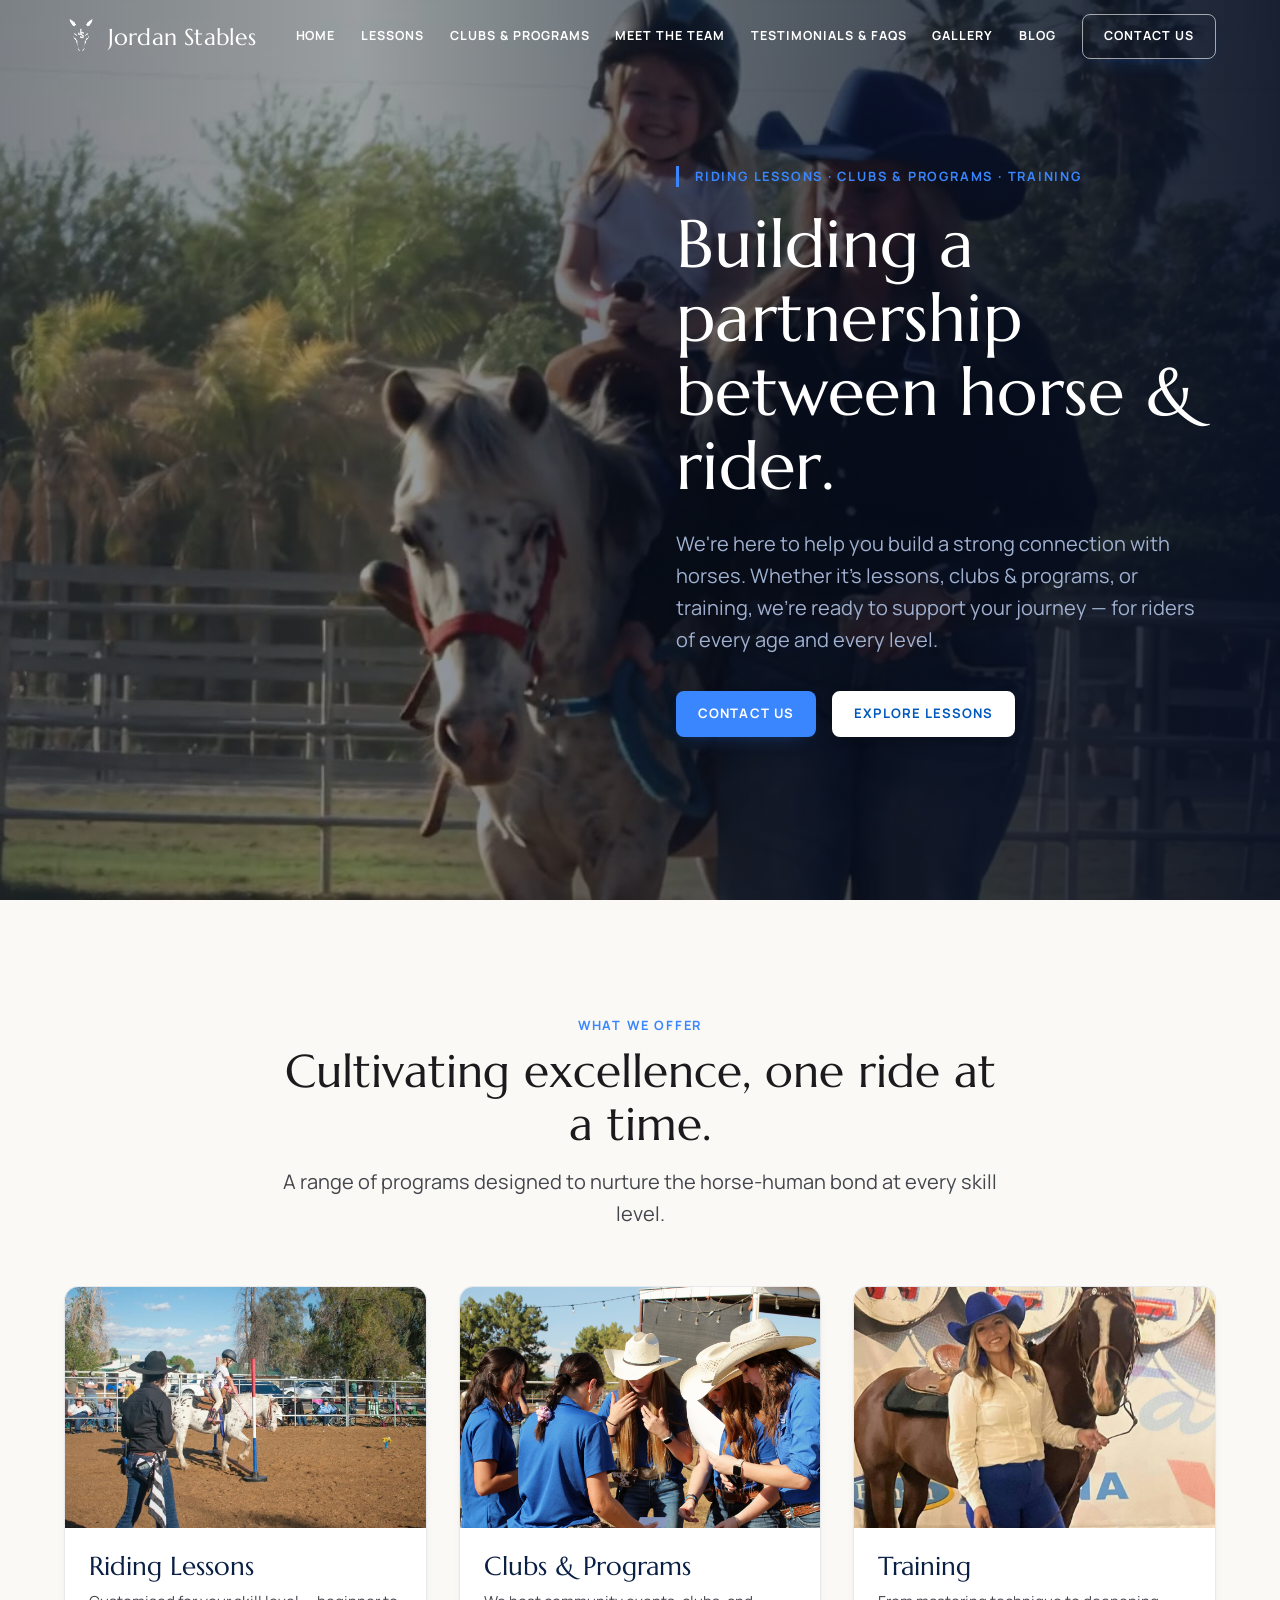
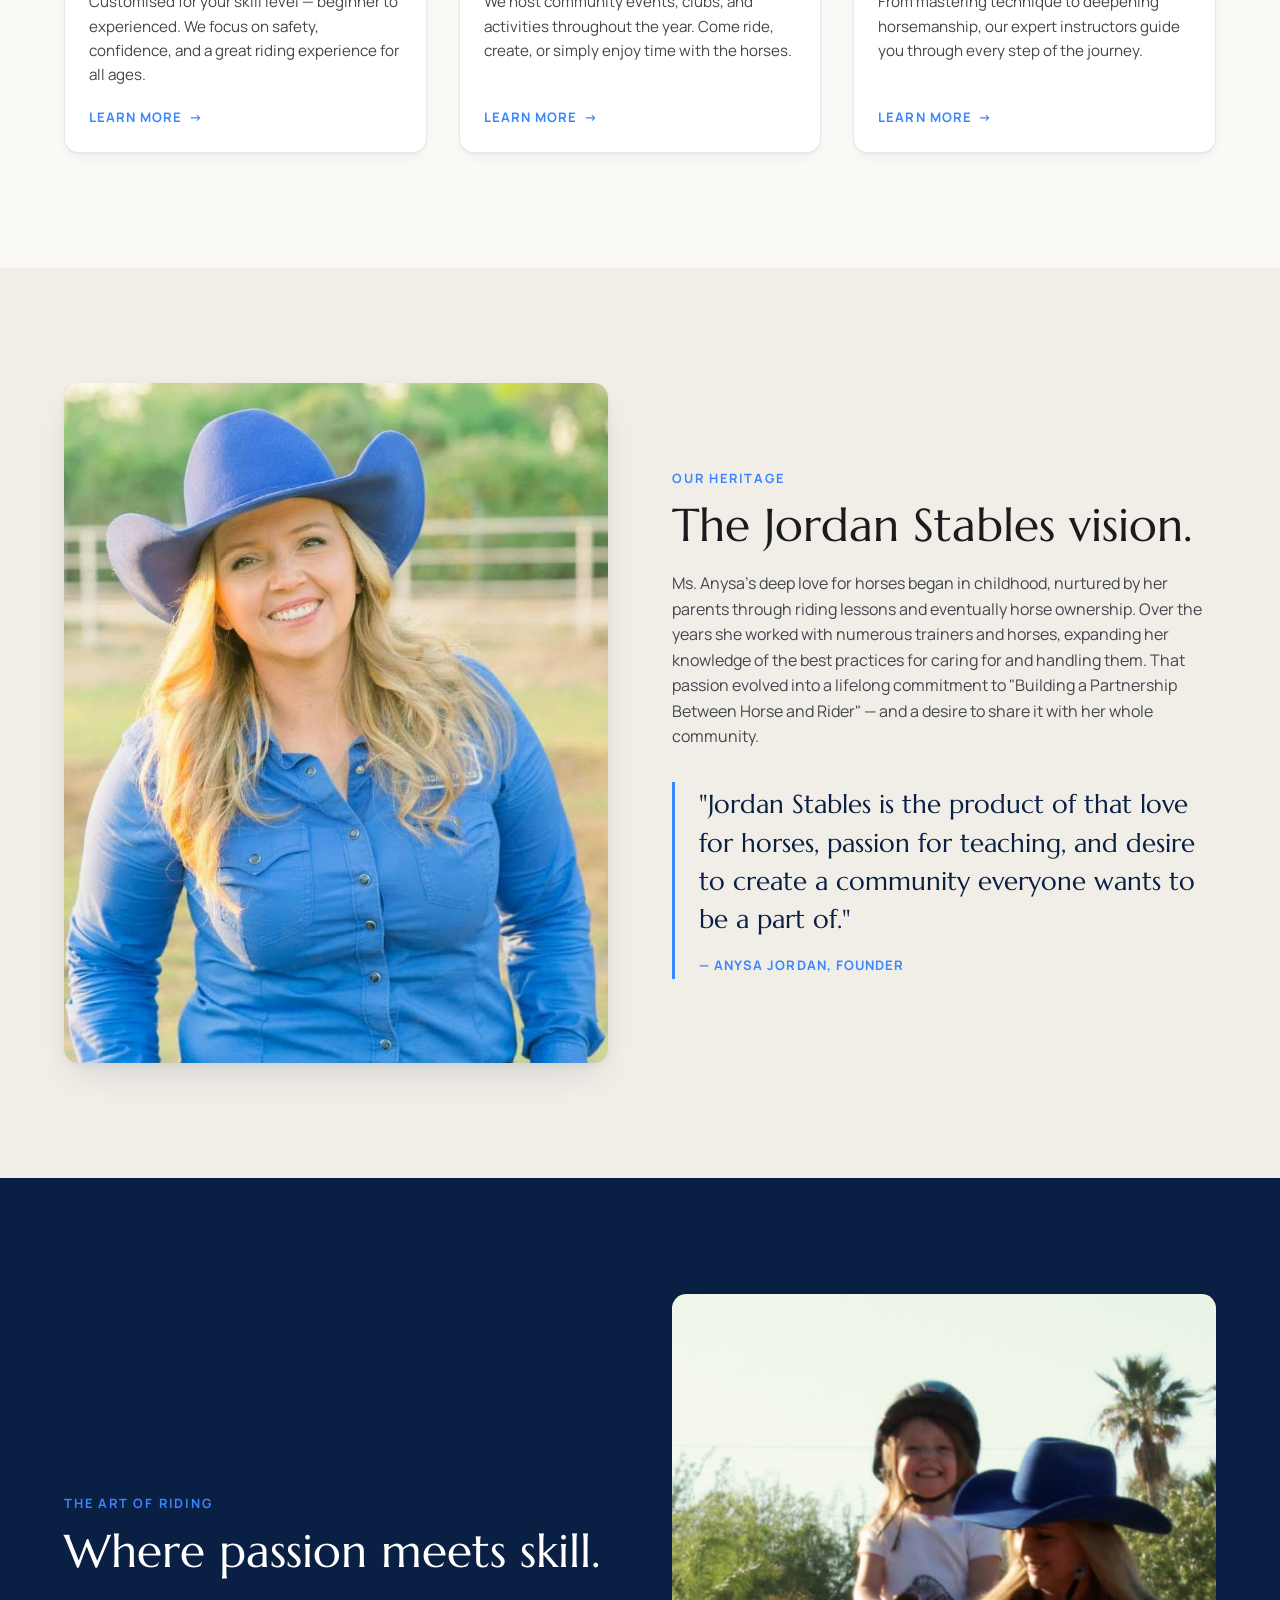
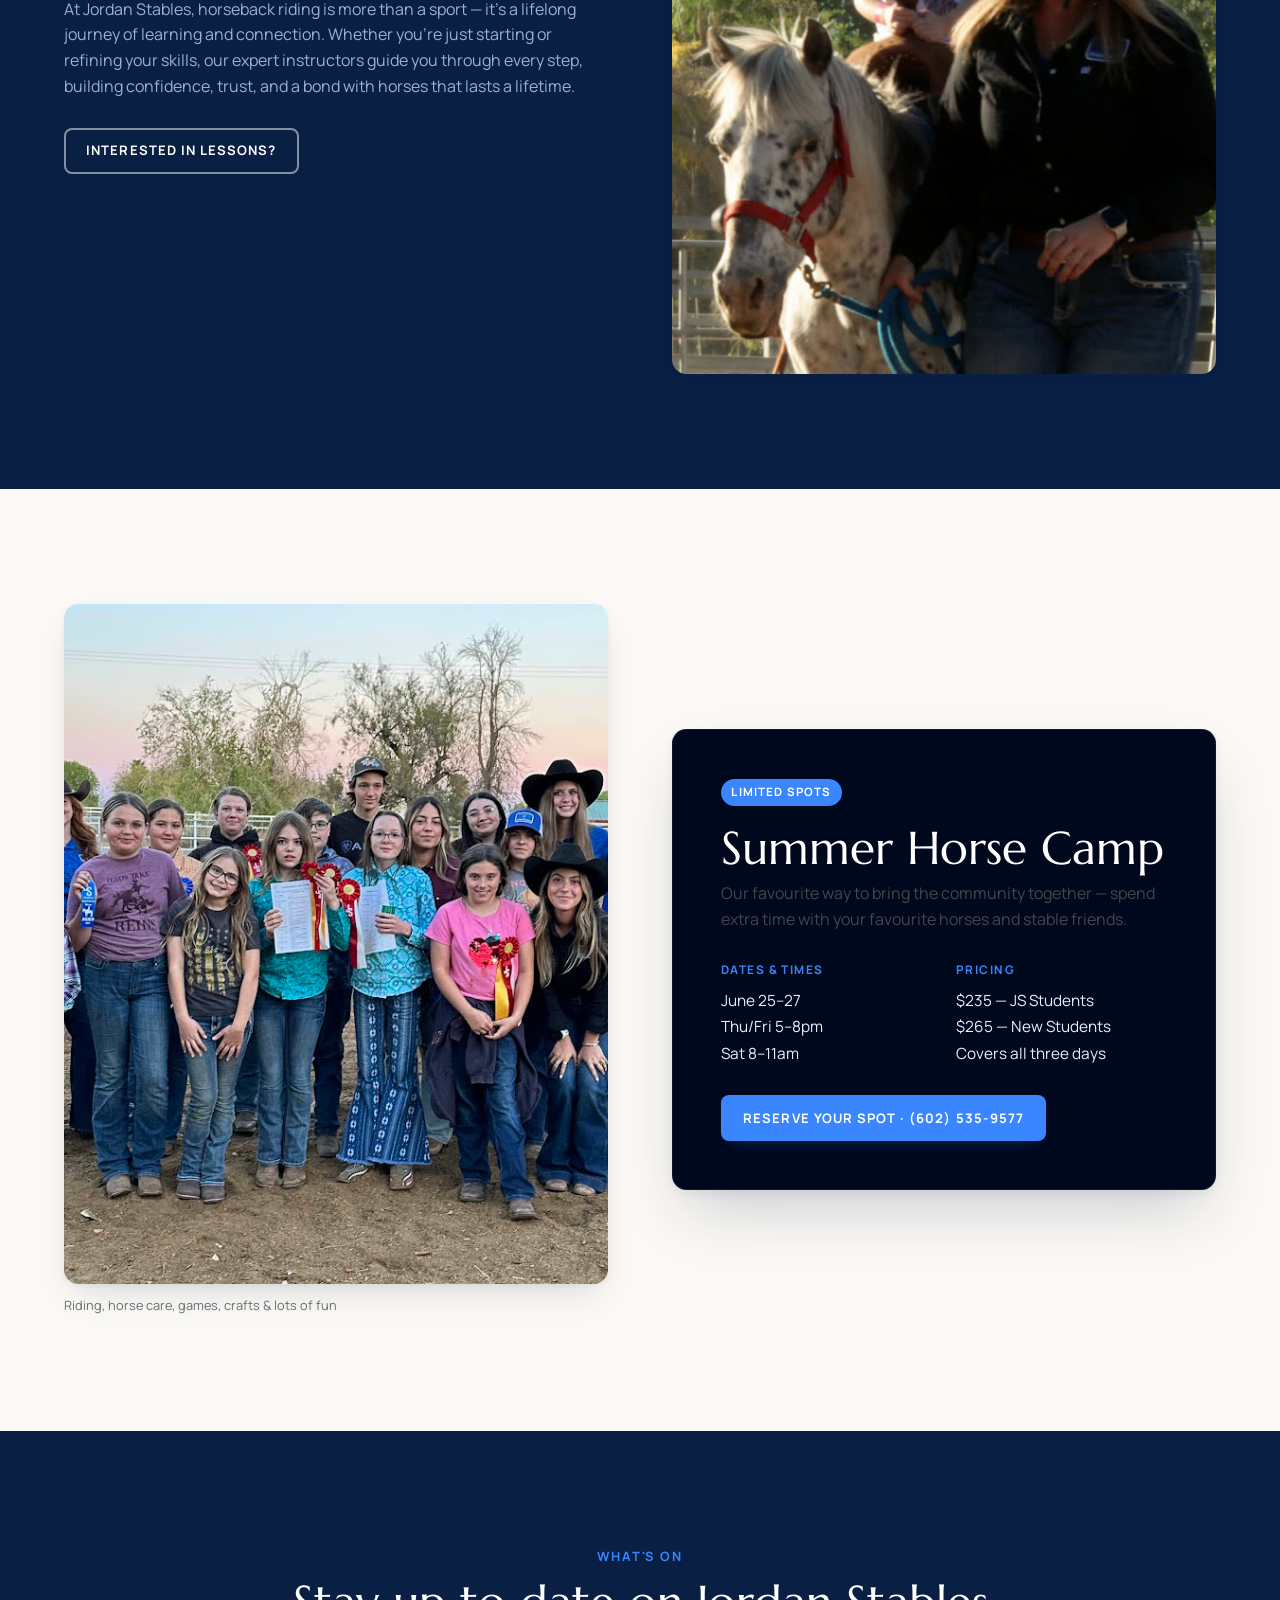
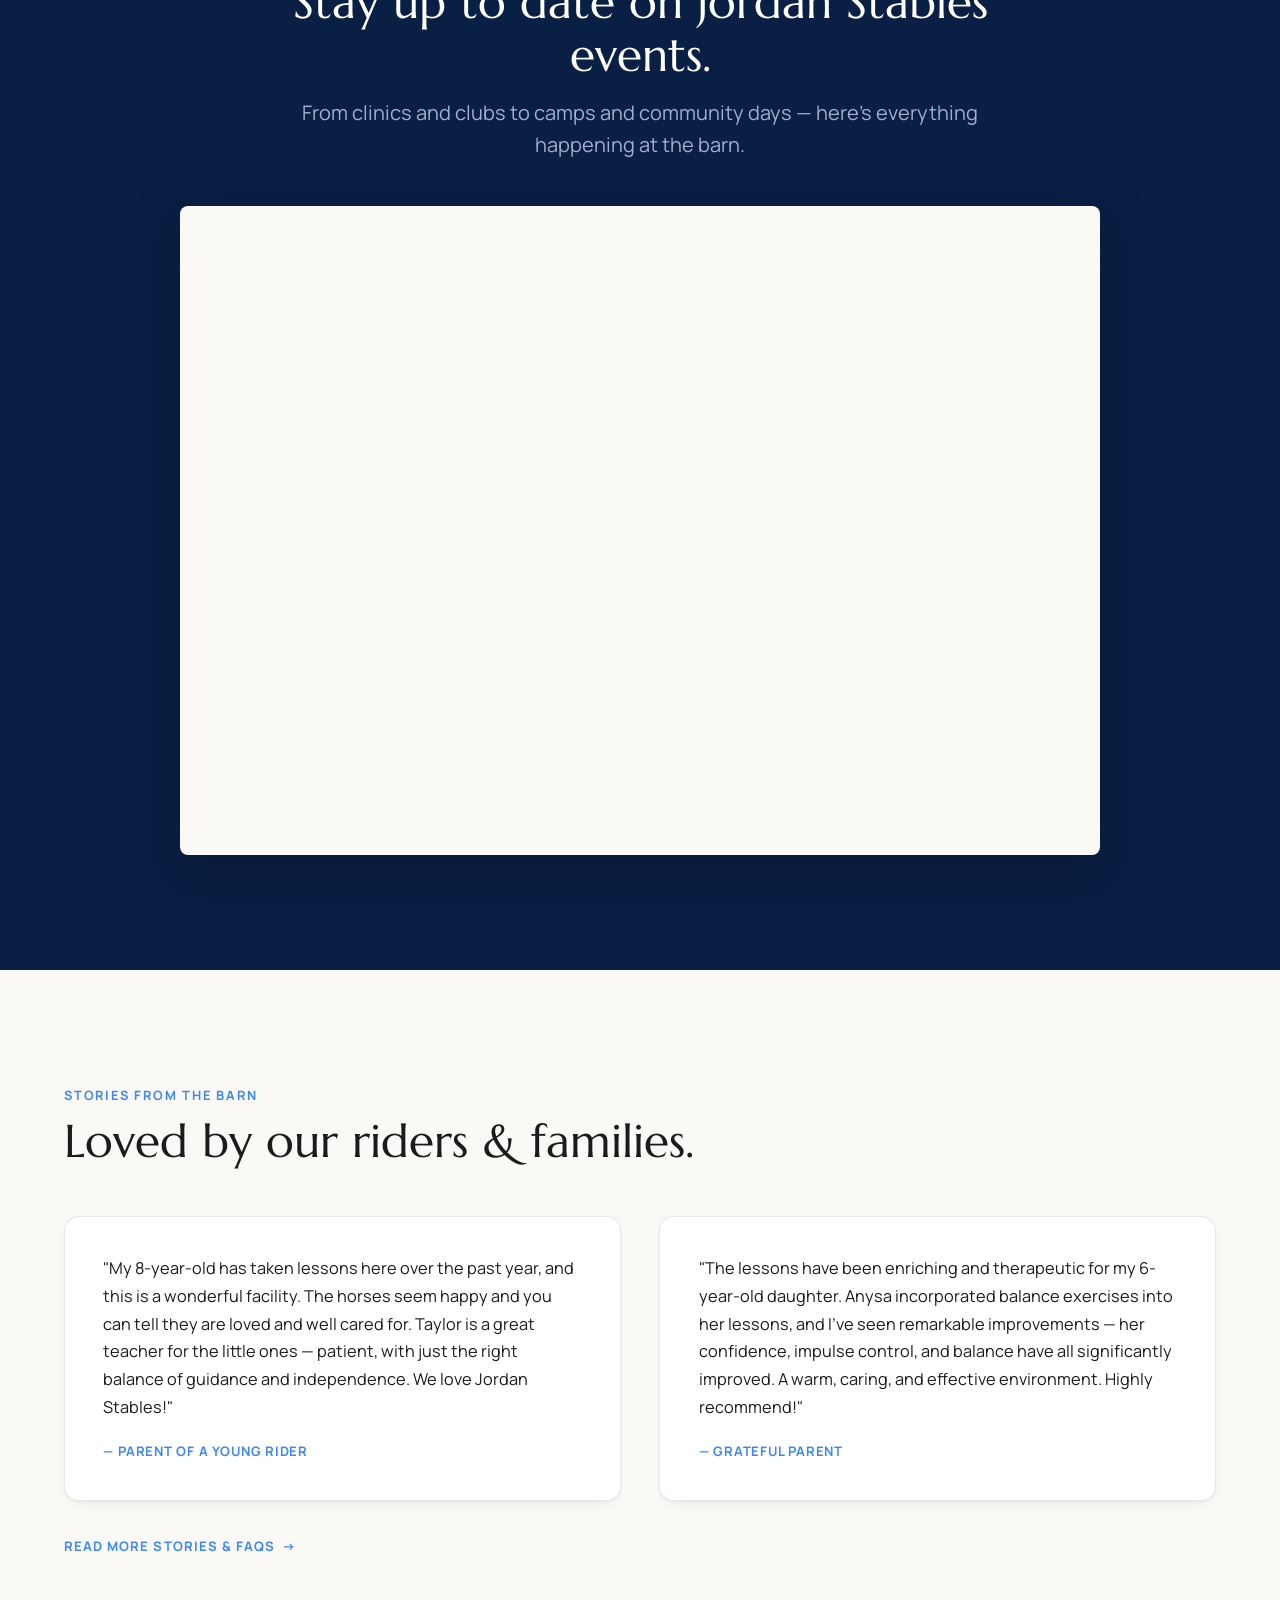
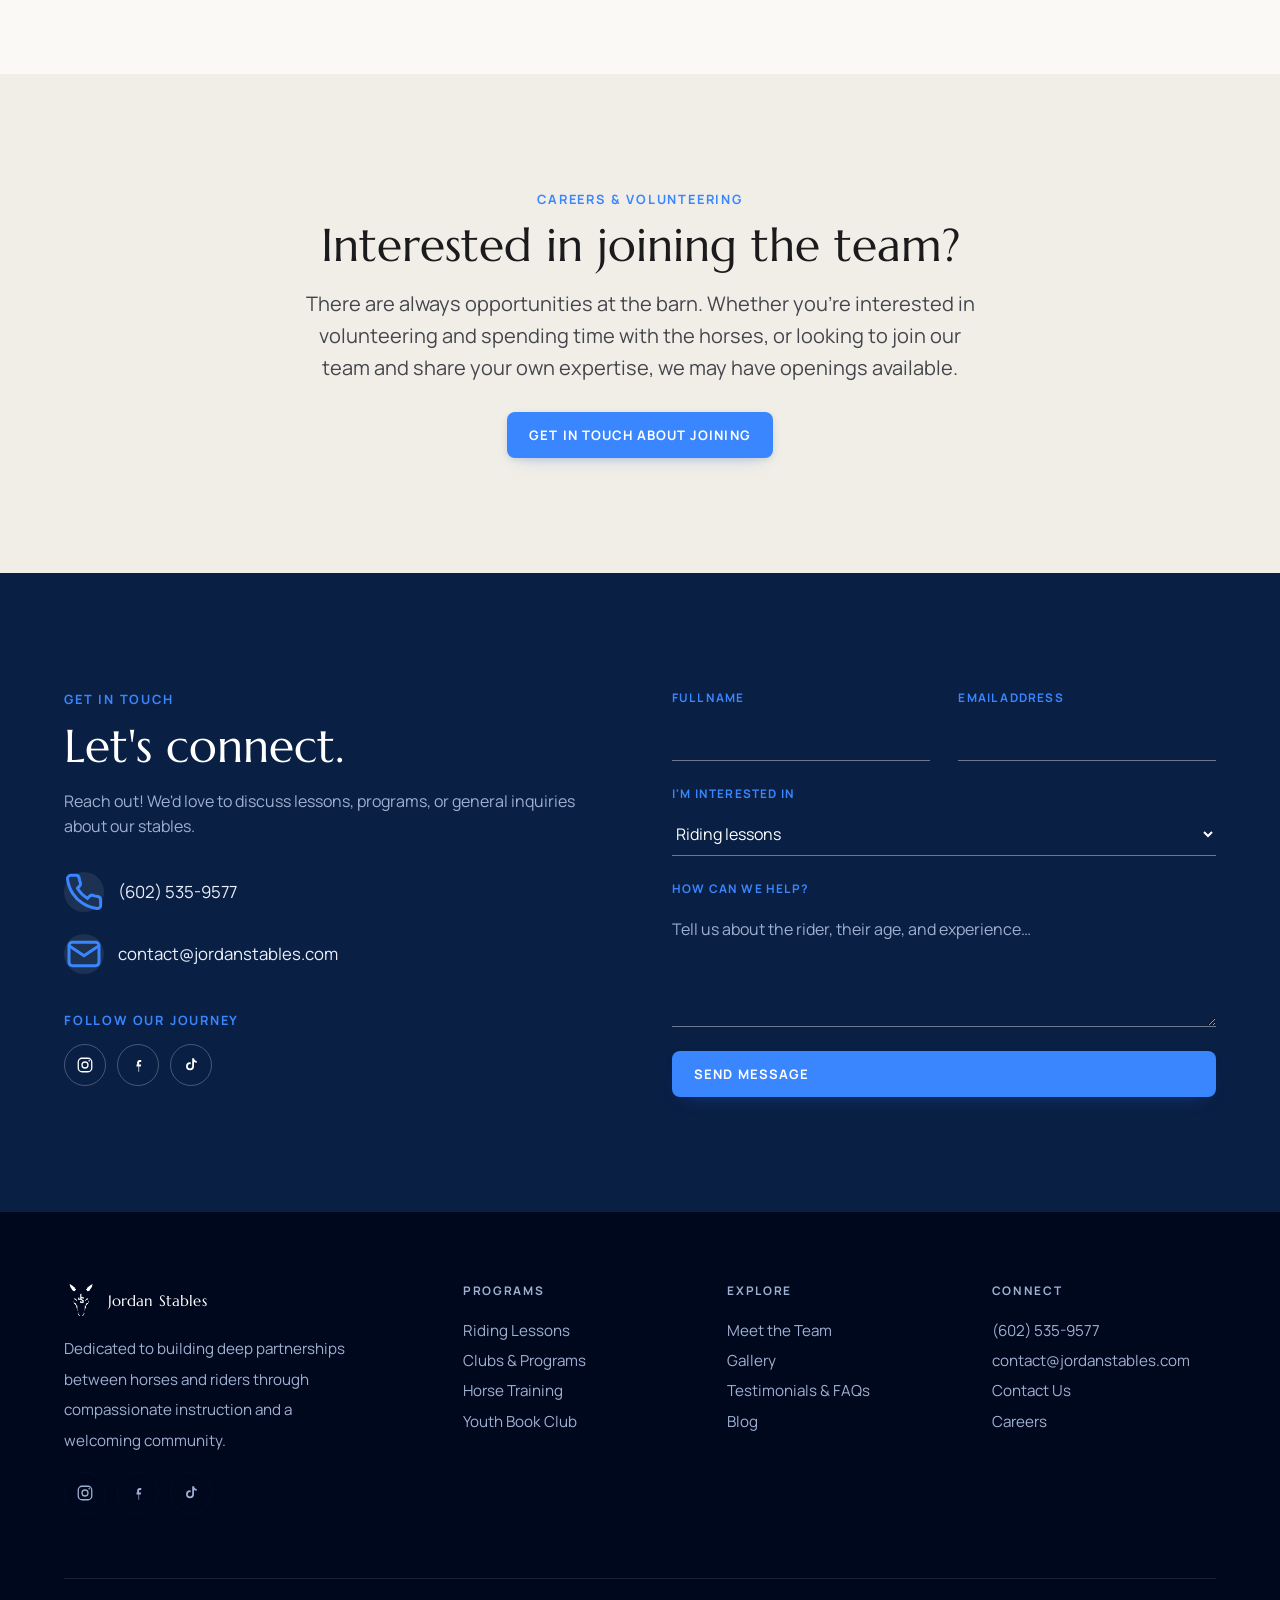
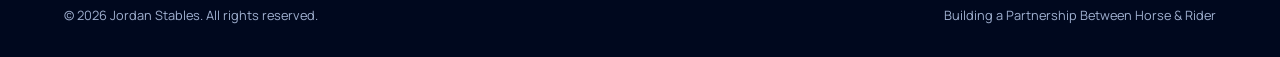
<file: public/index.html>
<!DOCTYPE html>
<html lang="en">
<head>
<meta charset="utf-8" />
<script>document.documentElement.classList.add('js');</script>
<meta name="viewport" content="width=device-width, initial-scale=1.0" />
<meta name="theme-color" content="#0A1F44" />
<link rel="icon" type="image/png" href="assets/img/favicon.png" />
<title>Jordan Stables — Building a Partnership Between Horse &amp; Rider</title>
<meta name="description" content="Jordan Stables offers riding lessons, clubs & programs, and training for all ages — building a strong, caring partnership between horse and rider." />
<link rel="preconnect" href="https://fonts.googleapis.com" />
<link rel="preconnect" href="https://fonts.gstatic.com" crossorigin />
<link href="https://fonts.googleapis.com/css2?family=Marcellus&family=Manrope:wght@400;500;600;700;800&display=swap" rel="stylesheet" />
<link rel="stylesheet" href="assets/css/site.css" />
<meta property="og:type" content="website" />
<meta property="og:site_name" content="Jordan Stables" />
<meta property="og:title" content="Jordan Stables — Building a Partnership Between Horse & Rider" />
<meta property="og:description" content="Riding lessons, clubs & programs, and training for all ages in a warm, caring community." />
<meta property="og:image" content="https://ka-testing2.com/assets/img/og-image.png" />
<meta property="og:image:width" content="1200" />
<meta property="og:image:height" content="630" />
<meta property="og:url" content="https://ka-testing2.com/" />
<meta name="twitter:card" content="summary_large_image" />
<meta name="twitter:image" content="https://ka-testing2.com/assets/img/og-image.png" />
</head>
<body class="home">

<header class="site-header">
  <a class="brand" href="index.html"><img class="logo-light" src="assets/img/logo-white.png" alt="" /><img class="logo-dark" src="assets/img/logo-navy.png" alt="" /> Jordan Stables</a>
  <button class="nav-toggle" aria-label="Menu" aria-expanded="false"><span></span><span></span><span></span></button>
  <nav class="nav" aria-label="Primary">
    <a class="active" href="index.html">Home</a>
    <a href="lessons.html">Lessons</a>
    <a href="clubs-programs.html">Clubs &amp; Programs</a>
    <a href="meet-the-team.html">Meet the Team</a>
    <a href="testimonials-faqs.html">Testimonials &amp; FAQs</a>
    <a href="gallery.html">Gallery</a>
    <a href="blog.html">Blog</a>
    <a class="btn" href="contact.html">Contact Us</a>
  </nav>
</header>

<!-- HERO -->
<section class="hero hero--media">
  <div class="hero__media">
    <video autoplay muted loop playsinline poster="assets/img/jordan-hero-poster.jpg" aria-label="Jordan Stables — riders, lessons, and horses in motion">
      <source src="assets/img/jordan-hero.mp4" type="video/mp4" />
      <img src="assets/img/jordan-hero-poster.jpg" alt="Jordan Stables riders and horses" />
    </video>
  </div>
  <div class="container">
  <div class="hero__inner">
    <p class="eyebrow reveal">Riding Lessons · Clubs &amp; Programs · Training</p>
    <h1 class="reveal" data-delay="1">Building a partnership between horse &amp; rider.</h1>
    <p class="lead reveal" data-delay="2">We're here to help you build a strong connection with horses. Whether it's lessons, clubs &amp; programs, or training, we're ready to support your journey — for riders of every age and every level.</p>
    <div class="hero__actions reveal" data-delay="3">
      <a class="btn" href="contact.html">Contact Us</a>
      <a class="btn btn--outline" href="lessons.html">Explore Lessons</a>
    </div>
  </div>
  </div>
</section>

<!-- PROGRAMS -->
<section class="section section--cream">
  <div class="container">
    <div class="center reveal" style="max-width:720px;margin-inline:auto;margin-bottom:clamp(2.5rem,5vw,3.5rem);">
      <p class="eyebrow">What we offer</p>
      <h2 style="margin-top:0.6rem;">Cultivating excellence, one ride at a time.</h2>
      <p class="lead" style="margin-top:1rem;">A range of programs designed to nurture the horse-human bond at every skill level.</p>
    </div>
    <div class="cards">
      <article class="card reveal">
        <div class="card__img"><img src="assets/img/lesson.jpg" alt="An instructor guiding a rider in the arena" loading="lazy" decoding="async" /></div>
        <div class="card__body">
          <h3>Riding Lessons</h3>
          <p>Customised for your skill level — beginner to experienced. We focus on safety, confidence, and a great riding experience for all ages.</p>
          <a class="tlink" href="lessons.html">Learn more <span class="arw">→</span></a>
        </div>
      </article>
      <article class="card reveal" data-delay="1">
        <div class="card__img"><img src="assets/img/community.jpg" alt="The Jordan Stables community together" loading="lazy" decoding="async" /></div>
        <div class="card__body">
          <h3>Clubs &amp; Programs</h3>
          <p>We host community events, clubs, and activities throughout the year. Come ride, create, or simply enjoy time with the horses.</p>
          <a class="tlink" href="clubs-programs.html">Learn more <span class="arw">→</span></a>
        </div>
      </article>
      <article class="card reveal" data-delay="2">
        <div class="card__img"><img src="assets/img/western.jpg" alt="A rider with her horse" loading="lazy" decoding="async" /></div>
        <div class="card__body">
          <h3>Training</h3>
          <p>From mastering technique to deepening horsemanship, our expert instructors guide you through every step of the journey.</p>
          <a class="tlink" href="lessons.html">Learn more <span class="arw">→</span></a>
        </div>
      </article>
    </div>
  </div>
</section>

<!-- VISION -->
<section class="section section--surface">
  <div class="container split">
    <div class="split__media reveal">
      <div class="feature__media"><img src="assets/img/anysa.jpg" alt="Anysa Jordan, founder of Jordan Stables" loading="lazy" decoding="async" /></div>
    </div>
    <div class="split__body reveal" data-delay="1">
      <p class="eyebrow">Our heritage</p>
      <h2 style="margin:0.7rem 0 1.2rem;">The Jordan Stables vision.</h2>
      <p class="measure-wide">Ms. Anysa's deep love for horses began in childhood, nurtured by her parents through riding lessons and eventually horse ownership. Over the years she worked with numerous trainers and horses, expanding her knowledge of the best practices for caring for and handling them. That passion evolved into a lifelong commitment to "Building a Partnership Between Horse and Rider" — and a desire to share it with her whole community.</p>
      <blockquote class="pullquote">
        <p>"Jordan Stables is the product of that love for horses, passion for teaching, and desire to create a community everyone wants to be a part of."</p>
        <cite>— Anysa Jordan, Founder</cite>
      </blockquote>
    </div>
  </div>
</section>

<!-- THE ART OF RIDING -->
<section class="section section--navy">
  <div class="container split split--media-right">
    <div class="split__media reveal">
      <div class="feature__media"><img src="assets/img/sunset.jpg" alt="A rider and horse at golden hour" loading="lazy" decoding="async" /></div>
    </div>
    <div class="split__body reveal" data-delay="1">
      <p class="eyebrow">The art of riding</p>
      <h2 style="margin:0.7rem 0 1.2rem;">Where passion meets skill.</h2>
      <p class="measure-wide">At Jordan Stables, horseback riding is more than a sport — it's a lifelong journey of learning and connection. Whether you're just starting or refining your skills, our expert instructors guide you through every step, building confidence, trust, and a bond with horses that lasts a lifetime.</p>
      <a class="btn btn--outline" href="lessons.html" style="margin-top:1.8rem;">Interested in Lessons?</a>
    </div>
  </div>
</section>

<!-- HORSE CAMP -->
<section class="section section--cream">
  <div class="container split">
    <div class="split__media reveal">
      <div class="feature__media"><img src="assets/img/campers.jpg" alt="Campers and horses at Jordan Stables Horse Camp" loading="lazy" decoding="async" /></div>
      <p class="feature__cap">Riding, horse care, games, crafts &amp; lots of fun</p>
    </div>
    <div class="split__body reveal" data-delay="1">
      <div class="campcard">
        <span class="badge">Limited Spots</span>
        <h2 style="margin:1rem 0 0.4rem;">Summer Horse Camp</h2>
        <p>Our favourite way to bring the community together — spend extra time with your favourite horses and stable friends.</p>
        <div class="camp-meta">
          <div><div class="k">Dates &amp; Times</div><div class="v">June 25–27<br />Thu/Fri 5–8pm<br />Sat 8–11am</div></div>
          <div><div class="k">Pricing</div><div class="v">$235 — JS Students<br />$265 — New Students<br />Covers all three days</div></div>
        </div>
        <a class="btn" href="contact.html">Reserve Your Spot · (602) 535-9577</a>
      </div>
    </div>
  </div>
</section>

<!-- EVENTS CALENDAR -->
<section class="section section--navy">
  <div class="container">
    <div class="center reveal" style="max-width:760px;margin-inline:auto;margin-bottom:clamp(2rem,4vw,2.8rem);">
      <p class="eyebrow">What's on</p>
      <h2 style="margin-top:0.6rem;">Stay up to date on Jordan Stables events.</h2>
      <p class="lead" style="margin-top:1rem;">From clinics and clubs to camps and community days — here's everything happening at the barn.</p>
    </div>
    <div class="calendar-embed reveal" data-delay="1">
      <iframe title="Jordan Stables Events Calendar" src="https://calendar.google.com/calendar/embed?src=c_f3b43b507545eea9ab1f6111935da7f89fec6421356f6530238650f8fe1f864d%40group.calendar.google.com&amp;color=%230A1F44&amp;mode=MONTH&amp;showTitle=0&amp;showPrint=0&amp;showTabs=1&amp;showCalendars=0&amp;showTz=0" loading="lazy"></iframe>
    </div>
  </div>
</section>

<!-- TESTIMONIALS -->
<section class="section section--cream">
  <div class="container">
    <div class="reveal" style="margin-bottom:clamp(2rem,4vw,3rem);">
      <p class="eyebrow">Stories from the barn</p>
      <h2 style="margin-top:0.6rem;">Loved by our riders &amp; families.</h2>
    </div>
    <div class="quotes">
      <figure class="quote reveal">
        <p class="quote__text">"My 8-year-old has taken lessons here over the past year, and this is a wonderful facility. The horses seem happy and you can tell they are loved and well cared for. Taylor is a great teacher for the little ones — patient, with just the right balance of guidance and independence. We love Jordan Stables!"</p>
        <figcaption class="quote__by">— Parent of a young rider</figcaption>
      </figure>
      <figure class="quote reveal" data-delay="1">
        <p class="quote__text">"The lessons have been enriching and therapeutic for my 6-year-old daughter. Anysa incorporated balance exercises into her lessons, and I've seen remarkable improvements — her confidence, impulse control, and balance have all significantly improved. A warm, caring, and effective environment. Highly recommend!"</p>
        <figcaption class="quote__by">— Grateful parent</figcaption>
      </figure>
    </div>
    <div class="reveal" style="margin-top:2rem;"><a class="tlink" href="testimonials-faqs.html">Read more stories &amp; FAQs <span class="arw">→</span></a></div>
  </div>
</section>

<!-- JOIN THE TEAM -->
<section class="section section--surface">
  <div class="container">
    <div class="center reveal" style="max-width:680px;margin-inline:auto;">
      <p class="eyebrow">Careers &amp; volunteering</p>
      <h2 style="margin-top:0.6rem;">Interested in joining the team?</h2>
      <p class="lead" style="margin-top:1rem;">There are always opportunities at the barn. Whether you're interested in volunteering and spending time with the horses, or looking to join our team and share your own expertise, we may have openings available.</p>
      <a class="btn" href="contact.html" style="margin-top:1.8rem;">Get in Touch About Joining</a>
    </div>
  </div>
</section>

<!-- LET'S CONNECT -->
<section class="section section--navy" id="contact">
  <div class="container split" style="align-items:start;">
    <div class="split__body reveal">
      <p class="eyebrow">Get in touch</p>
      <h2 style="margin:0.7rem 0 1rem;">Let's connect.</h2>
      <p style="margin-bottom:2rem;">Reach out! We'd love to discuss lessons, programs, or general inquiries about our stables.</p>
      <div class="cdetail">
        <div class="row"><span class="ic"><svg viewBox="0 0 24 24" fill="none" stroke="currentColor" stroke-width="1.8"><path d="M22 16.9v3a2 2 0 0 1-2.2 2 19.8 19.8 0 0 1-8.6-3.1 19.5 19.5 0 0 1-6-6A19.8 19.8 0 0 1 2.1 4.2 2 2 0 0 1 4.1 2h3a2 2 0 0 1 2 1.7c.1.9.3 1.8.7 2.7a2 2 0 0 1-.5 2.1L8.1 9.8a16 16 0 0 0 6 6l1.3-1.3a2 2 0 0 1 2.1-.5c.9.4 1.8.6 2.7.7a2 2 0 0 1 1.7 2z"/></svg></span><span class="v"><a href="tel:+16025359577">(602) 535-9577</a></span></div>
        <div class="row"><span class="ic"><svg viewBox="0 0 24 24" fill="none" stroke="currentColor" stroke-width="1.8"><rect x="3" y="5" width="18" height="14" rx="2"/><path d="m3 7 9 6 9-6"/></svg></span><span class="v"><a href="mailto:contact@jordanstables.com">contact@jordanstables.com</a></span></div>
      </div>
      <p class="eyebrow" style="margin:2.2rem 0 0.9rem;">Follow our journey</p>
      <div class="social">
        <a href="https://www.instagram.com/jordanstablesaz/" target="_blank" rel="noopener" aria-label="Instagram"><svg viewBox="0 0 24 24" fill="none" stroke="currentColor" stroke-width="1.7"><rect x="3" y="3" width="18" height="18" rx="5"/><circle cx="12" cy="12" r="4"/><circle cx="17.6" cy="6.4" r="1.1" fill="currentColor" stroke="none"/></svg></a>
        <a href="https://www.facebook.com/jordanstablesaz" target="_blank" rel="noopener" aria-label="Facebook"><svg viewBox="0 0 24 24" fill="currentColor"><path d="M13.5 21v-7h2.3l.4-2.8h-2.7V9.3c0-.8.3-1.4 1.5-1.4h1.3V5.4c-.3 0-1.1-.1-2-.1-2 0-3.4 1.2-3.4 3.5v2.4H10V14h2.6v7z"/></svg></a>
        <a href="https://www.tiktok.com/@jordan.stables" target="_blank" rel="noopener" aria-label="TikTok"><svg viewBox="0 0 24 24" fill="currentColor"><path d="M16 3c.3 2.1 1.6 3.6 3.7 3.8v2.3c-1.3.1-2.5-.3-3.7-1v5.6a5.3 5.3 0 1 1-5.3-5.3c.3 0 .6 0 .9.1v2.4a2.9 2.9 0 1 0 2 2.8V3H16z"/></svg></a>
      </div>
    </div>
    <div class="split__body reveal" data-delay="1">
      <form class="form-grid" data-demo action="#" method="post" novalidate>
        <div class="field"><label for="name">Full name</label><input id="name" name="name" type="text" autocomplete="name" /></div>
        <div class="field"><label for="email">Email address</label><input id="email" name="email" type="email" autocomplete="email" /></div>
        <div class="field full"><label for="interest">I'm interested in</label>
          <select id="interest" name="interest"><option>Riding lessons</option><option>Clubs &amp; programs</option><option>Horse camp</option><option>Training</option><option>General inquiry</option></select>
        </div>
        <div class="field full"><label for="message">How can we help?</label><textarea id="message" name="message" placeholder="Tell us about the rider, their age, and experience…"></textarea></div>
        <div class="field full"><button class="btn" type="submit">Send Message</button></div>
      </form>
    </div>
  </div>
</section>

<!-- FOOTER -->
<footer class="site-footer">
  <div class="container">
    <div class="footer-grid">
      <div>
        <a class="brand" href="index.html"><img src="assets/img/logo-white.png" alt="" /> Jordan Stables</a>
        <p class="footer-about">Dedicated to building deep partnerships between horses and riders through compassionate instruction and a welcoming community.</p>
        <div class="social">
          <a href="https://www.instagram.com/jordanstablesaz/" target="_blank" rel="noopener" aria-label="Instagram"><svg viewBox="0 0 24 24" fill="none" stroke="currentColor" stroke-width="1.7"><rect x="3" y="3" width="18" height="18" rx="5"/><circle cx="12" cy="12" r="4"/><circle cx="17.6" cy="6.4" r="1.1" fill="currentColor" stroke="none"/></svg></a>
          <a href="https://www.facebook.com/jordanstablesaz" target="_blank" rel="noopener" aria-label="Facebook"><svg viewBox="0 0 24 24" fill="currentColor"><path d="M13.5 21v-7h2.3l.4-2.8h-2.7V9.3c0-.8.3-1.4 1.5-1.4h1.3V5.4c-.3 0-1.1-.1-2-.1-2 0-3.4 1.2-3.4 3.5v2.4H10V14h2.6v7z"/></svg></a>
          <a href="https://www.tiktok.com/@jordan.stables" target="_blank" rel="noopener" aria-label="TikTok"><svg viewBox="0 0 24 24" fill="currentColor"><path d="M16 3c.3 2.1 1.6 3.6 3.7 3.8v2.3c-1.3.1-2.5-.3-3.7-1v5.6a5.3 5.3 0 1 1-5.3-5.3c.3 0 .6 0 .9.1v2.4a2.9 2.9 0 1 0 2 2.8V3H16z"/></svg></a>
        </div>
      </div>
      <div><h4>Programs</h4><ul><li><a href="lessons.html">Riding Lessons</a></li><li><a href="clubs-programs.html">Clubs &amp; Programs</a></li><li><a href="lessons.html">Horse Training</a></li><li><a href="clubs-programs.html">Youth Book Club</a></li></ul></div>
      <div><h4>Explore</h4><ul><li><a href="meet-the-team.html">Meet the Team</a></li><li><a href="gallery.html">Gallery</a></li><li><a href="testimonials-faqs.html">Testimonials &amp; FAQs</a></li><li><a href="blog.html">Blog</a></li></ul></div>
      <div><h4>Connect</h4><ul><li><a href="tel:+16025359577">(602) 535-9577</a></li><li><a href="mailto:contact@jordanstables.com">contact@jordanstables.com</a></li><li><a href="contact.html">Contact Us</a></li><li><a href="careers.html">Careers</a></li></ul></div>
    </div>
    <div class="footer-bottom"><span>© 2026 Jordan Stables. All rights reserved.</span><span>Building a Partnership Between Horse &amp; Rider</span></div>
  </div>
</footer>

<script src="assets/js/site.js" defer></script>
</body>
</html>
</file>
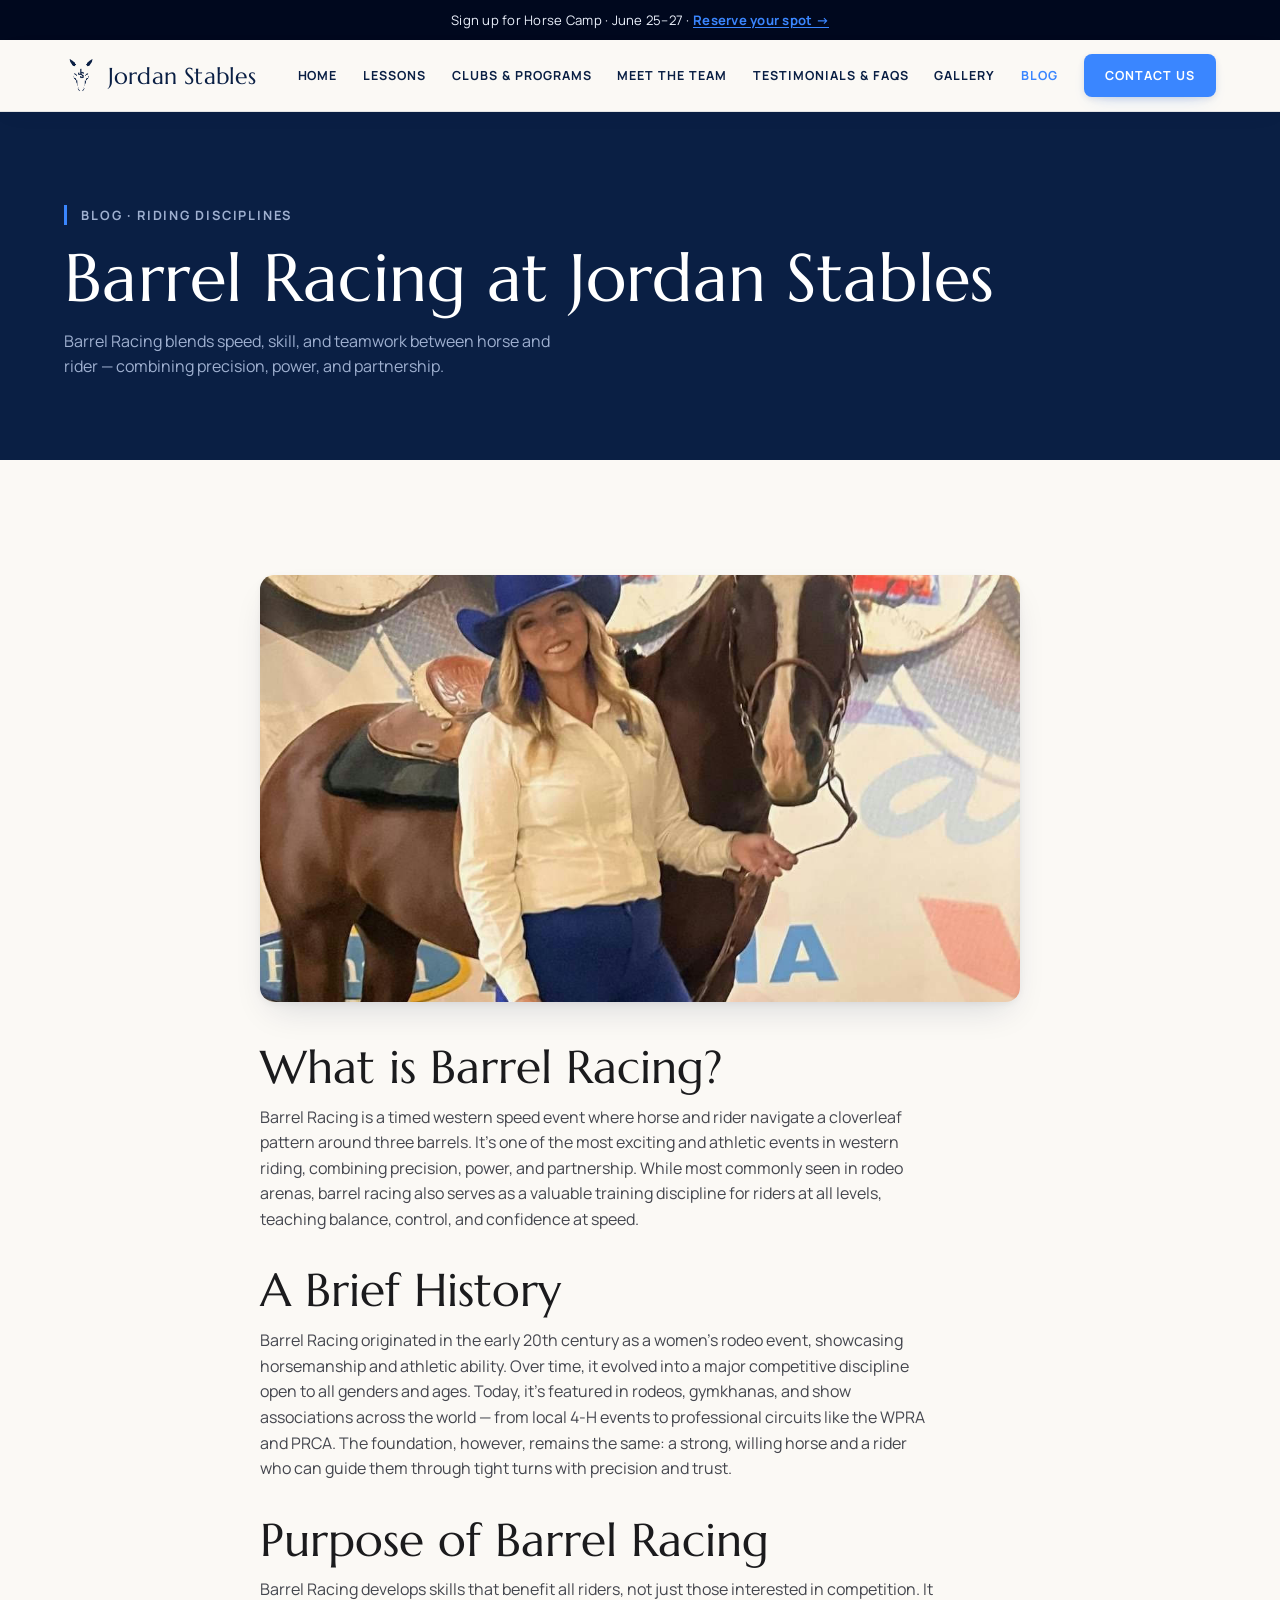
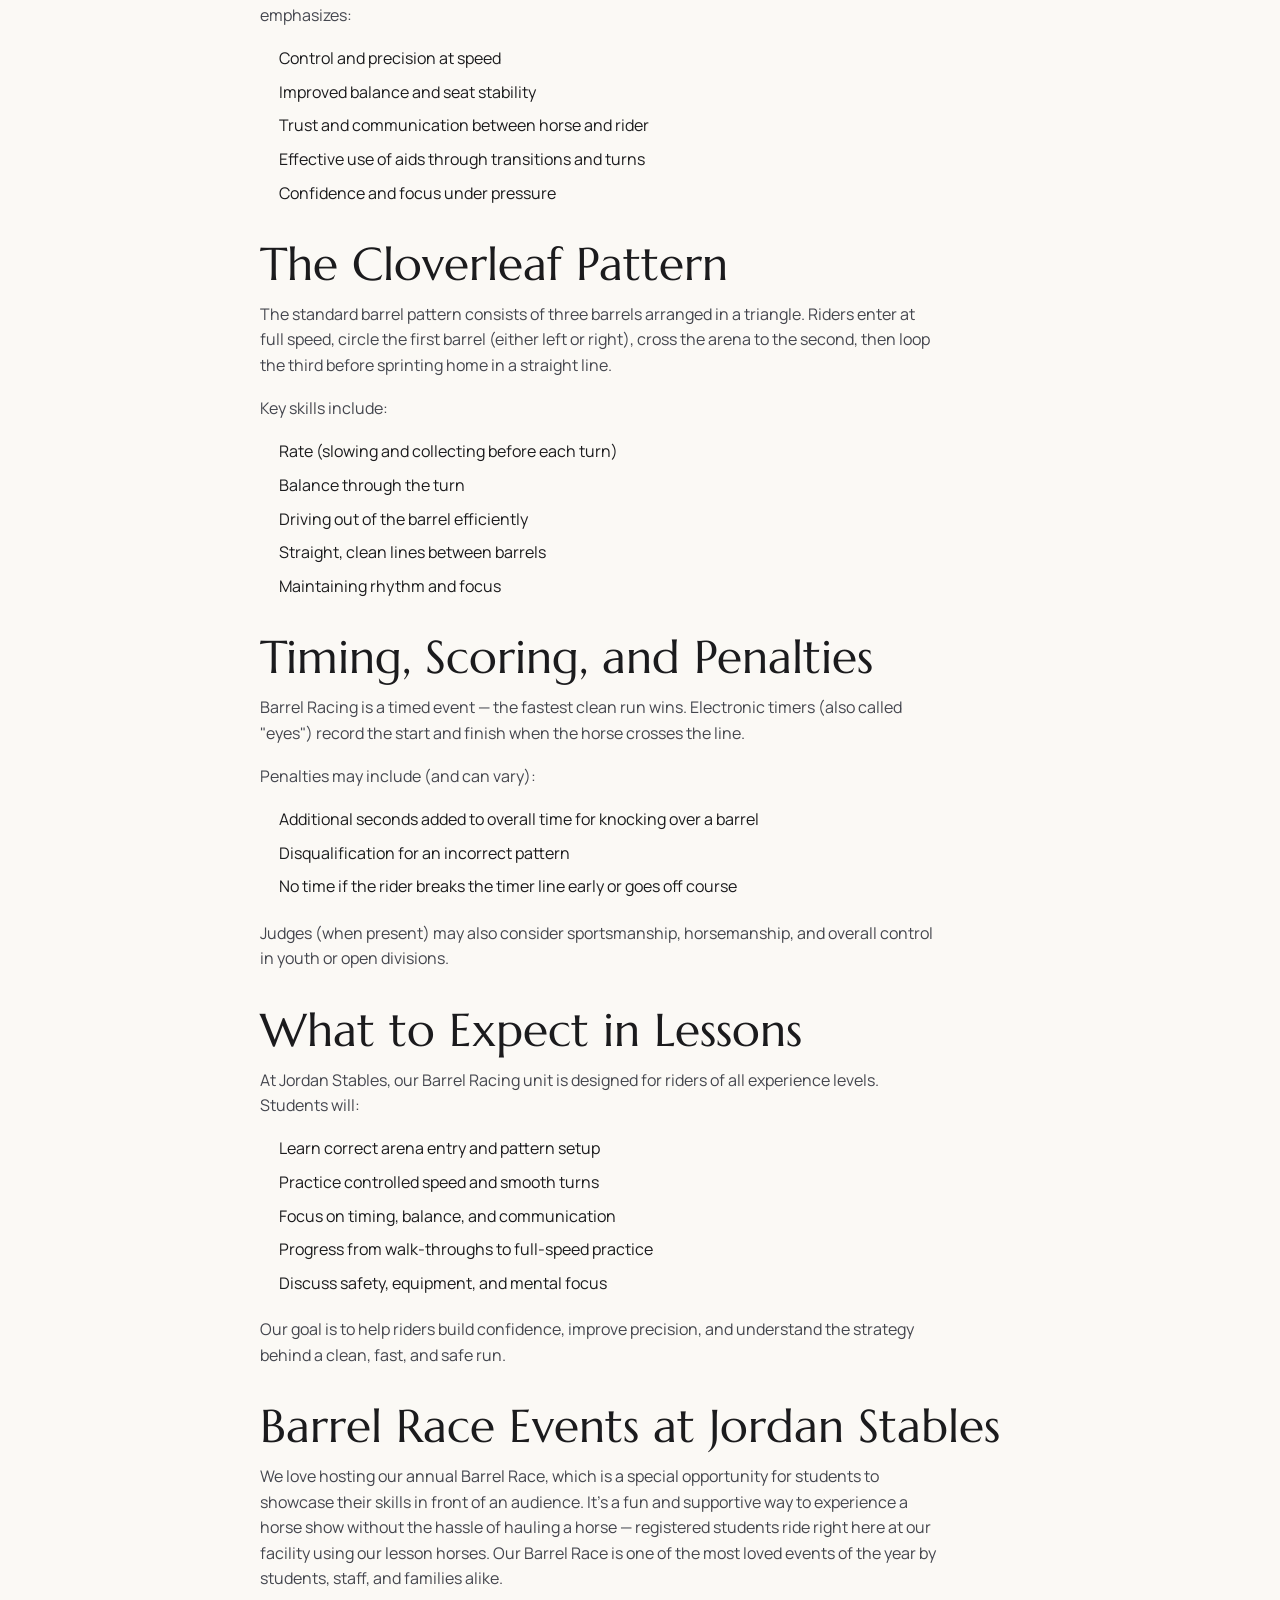
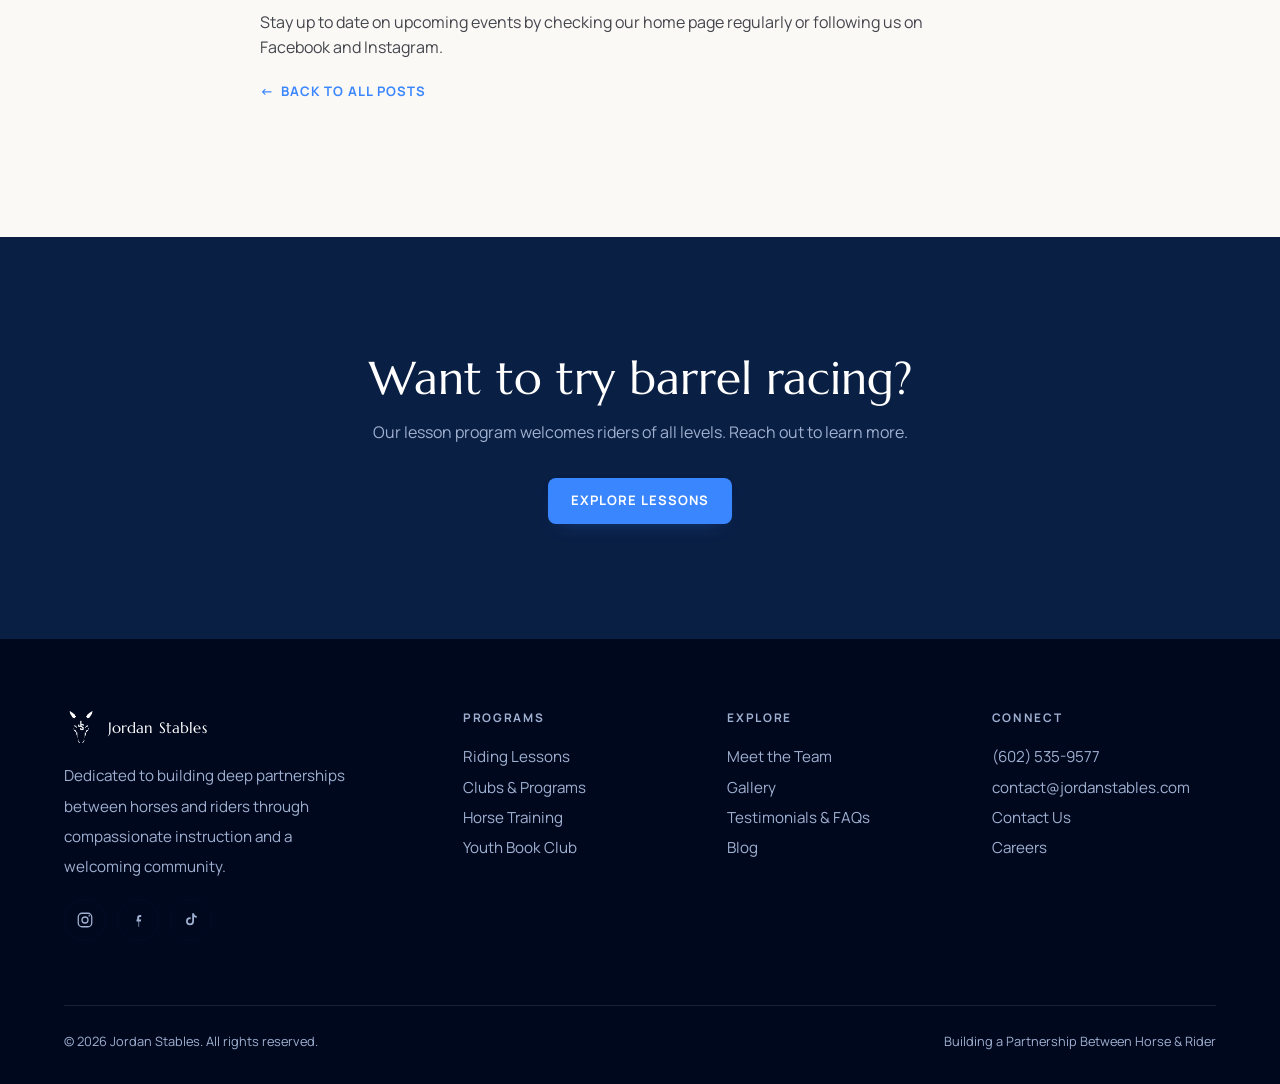
<file: public/barrel-racing.html>
<!DOCTYPE html>
<html lang="en">
<head>
<meta charset="utf-8" />
<script>document.documentElement.classList.add('js');</script>
<meta name="viewport" content="width=device-width, initial-scale=1.0" />
<meta name="theme-color" content="#0A1F44" />
<link rel="icon" type="image/png" href="assets/img/favicon.png" />
<title>Barrel Racing at Jordan Stables — Jordan Stables</title>
<meta name="description" content="Barrel Racing blends speed, skill, and teamwork between horse and rider. Learn its history, the cloverleaf pattern, and what to expect in lessons at Jordan Stables." />
<link rel="preconnect" href="https://fonts.googleapis.com" />
<link rel="preconnect" href="https://fonts.gstatic.com" crossorigin />
<link href="https://fonts.googleapis.com/css2?family=Marcellus&family=Manrope:wght@400;500;600;700;800&display=swap" rel="stylesheet" />
<link rel="stylesheet" href="assets/css/site.css" />
<meta property="og:type" content="article" />
<meta property="og:site_name" content="Jordan Stables" />
<meta property="og:title" content="Barrel Racing at Jordan Stables" />
<meta property="og:description" content="Speed, skill, and partnership — a look at barrel racing and how we teach it." />
<meta property="og:image" content="https://ka-testing2.com/assets/img/og-image.png" />
<meta property="og:image:width" content="1200" />
<meta property="og:image:height" content="630" />
<meta property="og:url" content="https://ka-testing2.com/barrel-racing.html" />
<meta name="twitter:card" content="summary_large_image" />
<meta name="twitter:image" content="https://ka-testing2.com/assets/img/og-image.png" />
</head>
<body>
<div class="announce">Sign up for Horse Camp · June 25–27 · <a href="contact.html">Reserve your spot →</a></div>
<header class="site-header">
  <a class="brand" href="index.html"><img src="assets/img/logo-navy.png" alt="" /> Jordan Stables</a>
  <button class="nav-toggle" aria-label="Menu" aria-expanded="false"><span></span><span></span><span></span></button>
  <nav class="nav" aria-label="Primary">
    <a href="index.html">Home</a>
    <a href="lessons.html">Lessons</a>
    <a href="clubs-programs.html">Clubs &amp; Programs</a>
    <a href="meet-the-team.html">Meet the Team</a>
    <a href="testimonials-faqs.html">Testimonials &amp; FAQs</a>
    <a href="gallery.html">Gallery</a>
    <a class="active" href="blog.html">Blog</a>
    <a class="btn" href="contact.html">Contact Us</a>
  </nav>
</header>

<section class="page-head"><div class="container inner">
  <p class="eyebrow reveal"><a href="blog.html" style="color:inherit;">Blog</a> · Riding Disciplines</p>
  <h1 class="reveal" data-delay="1">Barrel Racing at Jordan Stables</h1>
  <p class="reveal" data-delay="2">Barrel Racing blends speed, skill, and teamwork between horse and rider — combining precision, power, and partnership.</p>
</div></section>

<section class="section section--cream"><div class="container">
  <div class="article reveal">
    <div class="article__media"><img src="assets/img/western.jpg" alt="A rider and horse at speed" loading="lazy" decoding="async" /></div>

    <h2>What is Barrel Racing?</h2>
    <p>Barrel Racing is a timed western speed event where horse and rider navigate a cloverleaf pattern around three barrels. It's one of the most exciting and athletic events in western riding, combining precision, power, and partnership. While most commonly seen in rodeo arenas, barrel racing also serves as a valuable training discipline for riders at all levels, teaching balance, control, and confidence at speed.</p>

    <h2>A Brief History</h2>
    <p>Barrel Racing originated in the early 20th century as a women's rodeo event, showcasing horsemanship and athletic ability. Over time, it evolved into a major competitive discipline open to all genders and ages. Today, it's featured in rodeos, gymkhanas, and show associations across the world — from local 4-H events to professional circuits like the WPRA and PRCA. The foundation, however, remains the same: a strong, willing horse and a rider who can guide them through tight turns with precision and trust.</p>

    <h2>Purpose of Barrel Racing</h2>
    <p>Barrel Racing develops skills that benefit all riders, not just those interested in competition. It emphasizes:</p>
    <ul>
      <li>Control and precision at speed</li>
      <li>Improved balance and seat stability</li>
      <li>Trust and communication between horse and rider</li>
      <li>Effective use of aids through transitions and turns</li>
      <li>Confidence and focus under pressure</li>
    </ul>

    <h2>The Cloverleaf Pattern</h2>
    <p>The standard barrel pattern consists of three barrels arranged in a triangle. Riders enter at full speed, circle the first barrel (either left or right), cross the arena to the second, then loop the third before sprinting home in a straight line.</p>
    <p>Key skills include:</p>
    <ul>
      <li>Rate (slowing and collecting before each turn)</li>
      <li>Balance through the turn</li>
      <li>Driving out of the barrel efficiently</li>
      <li>Straight, clean lines between barrels</li>
      <li>Maintaining rhythm and focus</li>
    </ul>

    <h2>Timing, Scoring, and Penalties</h2>
    <p>Barrel Racing is a timed event — the fastest clean run wins. Electronic timers (also called "eyes") record the start and finish when the horse crosses the line.</p>
    <p>Penalties may include (and can vary):</p>
    <ul>
      <li>Additional seconds added to overall time for knocking over a barrel</li>
      <li>Disqualification for an incorrect pattern</li>
      <li>No time if the rider breaks the timer line early or goes off course</li>
    </ul>
    <p>Judges (when present) may also consider sportsmanship, horsemanship, and overall control in youth or open divisions.</p>

    <h2>What to Expect in Lessons</h2>
    <p>At Jordan Stables, our Barrel Racing unit is designed for riders of all experience levels. Students will:</p>
    <ul>
      <li>Learn correct arena entry and pattern setup</li>
      <li>Practice controlled speed and smooth turns</li>
      <li>Focus on timing, balance, and communication</li>
      <li>Progress from walk-throughs to full-speed practice</li>
      <li>Discuss safety, equipment, and mental focus</li>
    </ul>
    <p>Our goal is to help riders build confidence, improve precision, and understand the strategy behind a clean, fast, and safe run.</p>

    <h2>Barrel Race Events at Jordan Stables</h2>
    <p>We love hosting our annual Barrel Race, which is a special opportunity for students to showcase their skills in front of an audience. It's a fun and supportive way to experience a horse show without the hassle of hauling a horse — registered students ride right here at our facility using our lesson horses. Our Barrel Race is one of the most loved events of the year by students, staff, and families alike.</p>
    <p>Stay up to date on upcoming events by checking our home page regularly or following us on Facebook and Instagram.</p>

    <p class="article__back"><a class="tlink" href="blog.html"><span class="arw">←</span> Back to all posts</a></p>
  </div>
</div></section>

<section class="section section--navy"><div class="container center" style="max-width:680px;margin-inline:auto;">
  <h2 class="reveal" style="color:#fff;">Want to try barrel racing?</h2>
  <p class="reveal" data-delay="1" style="margin:1rem auto 2rem;">Our lesson program welcomes riders of all levels. Reach out to learn more.</p>
  <a class="btn reveal" data-delay="2" href="lessons.html">Explore Lessons</a>
</div></section>

<footer class="site-footer">
  <div class="container">
    <div class="footer-grid">
      <div>
        <a class="brand" href="index.html"><img src="assets/img/logo-white.png" alt="" /> Jordan Stables</a>
        <p class="footer-about">Dedicated to building deep partnerships between horses and riders through compassionate instruction and a welcoming community.</p>
        <div class="social">
          <a href="https://www.instagram.com/jordanstablesaz/" target="_blank" rel="noopener" aria-label="Instagram"><svg viewBox="0 0 24 24" fill="none" stroke="currentColor" stroke-width="1.7"><rect x="3" y="3" width="18" height="18" rx="5"/><circle cx="12" cy="12" r="4"/><circle cx="17.6" cy="6.4" r="1.1" fill="currentColor" stroke="none"/></svg></a>
          <a href="https://www.facebook.com/jordanstablesaz" target="_blank" rel="noopener" aria-label="Facebook"><svg viewBox="0 0 24 24" fill="currentColor"><path d="M13.5 21v-7h2.3l.4-2.8h-2.7V9.3c0-.8.3-1.4 1.5-1.4h1.3V5.4c-.3 0-1.1-.1-2-.1-2 0-3.4 1.2-3.4 3.5v2.4H10V14h2.6v7z"/></svg></a>
          <a href="https://www.tiktok.com/@jordan.stables" target="_blank" rel="noopener" aria-label="TikTok"><svg viewBox="0 0 24 24" fill="currentColor"><path d="M16 3c.3 2.1 1.6 3.6 3.7 3.8v2.3c-1.3.1-2.5-.3-3.7-1v5.6a5.3 5.3 0 1 1-5.3-5.3c.3 0 .6 0 .9.1v2.4a2.9 2.9 0 1 0 2 2.8V3H16z"/></svg></a>
        </div>
      </div>
      <div><h4>Programs</h4><ul><li><a href="lessons.html">Riding Lessons</a></li><li><a href="clubs-programs.html">Clubs &amp; Programs</a></li><li><a href="lessons.html">Horse Training</a></li><li><a href="clubs-programs.html">Youth Book Club</a></li></ul></div>
      <div><h4>Explore</h4><ul><li><a href="meet-the-team.html">Meet the Team</a></li><li><a href="gallery.html">Gallery</a></li><li><a href="testimonials-faqs.html">Testimonials &amp; FAQs</a></li><li><a href="blog.html">Blog</a></li></ul></div>
      <div><h4>Connect</h4><ul><li><a href="tel:+16025359577">(602) 535-9577</a></li><li><a href="mailto:contact@jordanstables.com">contact@jordanstables.com</a></li><li><a href="contact.html">Contact Us</a></li><li><a href="careers.html">Careers</a></li></ul></div>
    </div>
    <div class="footer-bottom"><span>© 2026 Jordan Stables. All rights reserved.</span><span>Building a Partnership Between Horse &amp; Rider</span></div>
  </div>
</footer>
<script src="assets/js/site.js" defer></script>
</body>
</html>
</file>
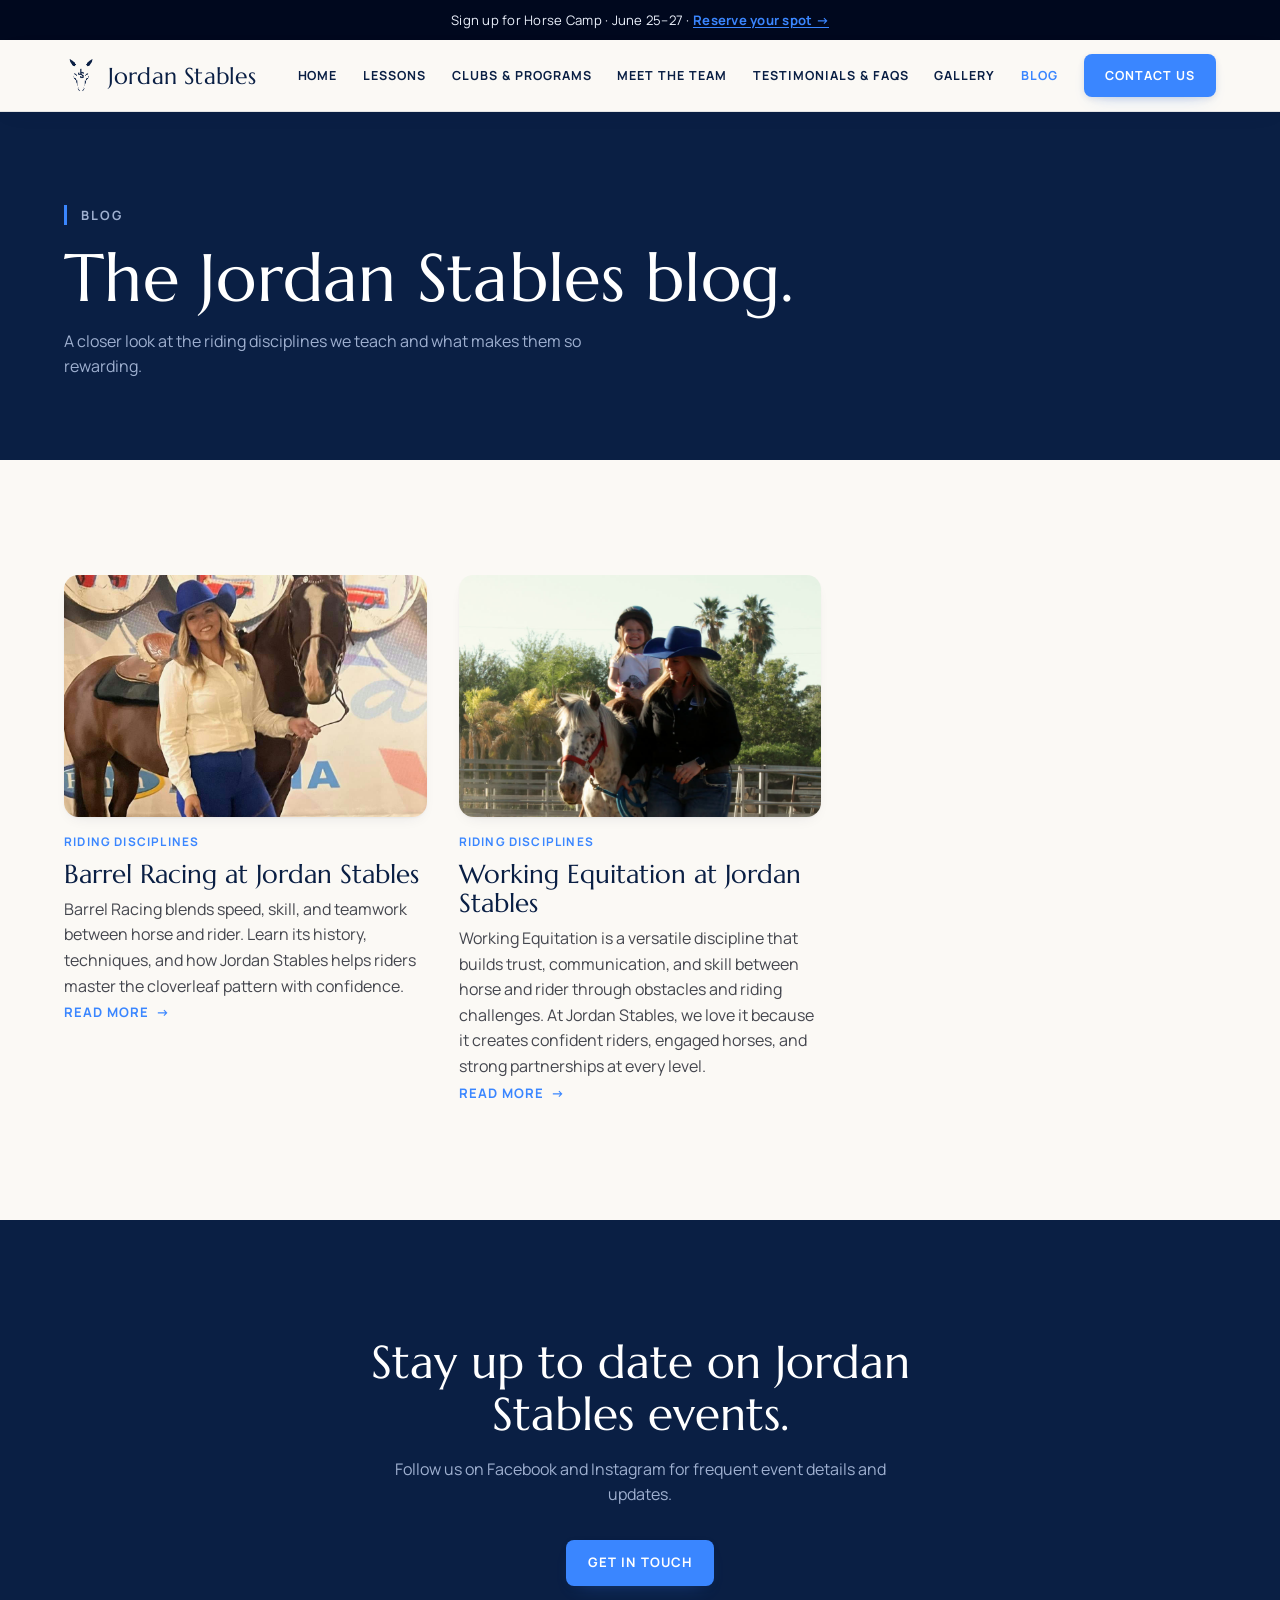
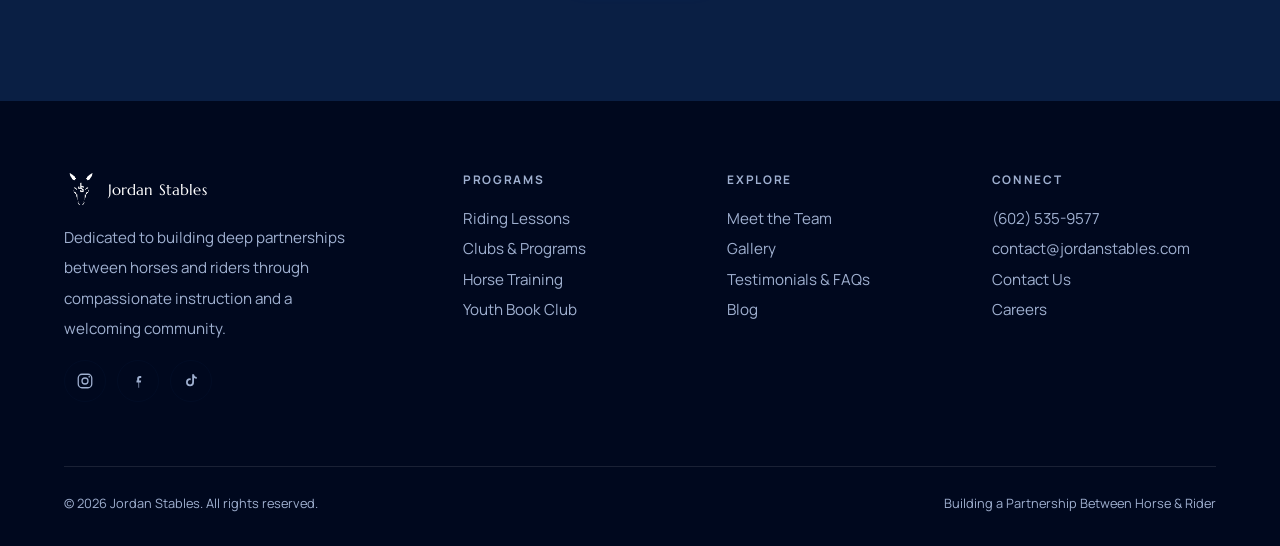
<file: public/blog.html>
<!DOCTYPE html>
<html lang="en">
<head>
<meta charset="utf-8" />
<script>document.documentElement.classList.add('js');</script>
<meta name="viewport" content="width=device-width, initial-scale=1.0" />
<meta name="theme-color" content="#0A1F44" />
<link rel="icon" type="image/png" href="assets/img/favicon.png" />
<title>Blog — Jordan Stables</title>
<meta name="description" content="Stories and riding discipline guides from Jordan Stables — barrel racing, working equitation, and life at the barn." />
<link rel="preconnect" href="https://fonts.googleapis.com" />
<link rel="preconnect" href="https://fonts.gstatic.com" crossorigin />
<link href="https://fonts.googleapis.com/css2?family=Marcellus&family=Manrope:wght@400;500;600;700;800&display=swap" rel="stylesheet" />
<link rel="stylesheet" href="assets/css/site.css" />
<meta property="og:type" content="website" />
<meta property="og:site_name" content="Jordan Stables" />
<meta property="og:title" content="Blog — Jordan Stables" />
<meta property="og:description" content="Stories and riding discipline guides from Jordan Stables." />
<meta property="og:image" content="https://ka-testing2.com/assets/img/og-image.png" />
<meta property="og:image:width" content="1200" />
<meta property="og:image:height" content="630" />
<meta property="og:url" content="https://ka-testing2.com/blog.html" />
<meta name="twitter:card" content="summary_large_image" />
<meta name="twitter:image" content="https://ka-testing2.com/assets/img/og-image.png" />
</head>
<body>
<div class="announce">Sign up for Horse Camp · June 25–27 · <a href="contact.html">Reserve your spot →</a></div>
<header class="site-header">
  <a class="brand" href="index.html"><img src="assets/img/logo-navy.png" alt="" /> Jordan Stables</a>
  <button class="nav-toggle" aria-label="Menu" aria-expanded="false"><span></span><span></span><span></span></button>
  <nav class="nav" aria-label="Primary">
    <a href="index.html">Home</a>
    <a href="lessons.html">Lessons</a>
    <a href="clubs-programs.html">Clubs &amp; Programs</a>
    <a href="meet-the-team.html">Meet the Team</a>
    <a href="testimonials-faqs.html">Testimonials &amp; FAQs</a>
    <a href="gallery.html">Gallery</a>
    <a class="active" href="blog.html">Blog</a>
    <a class="btn" href="contact.html">Contact Us</a>
  </nav>
</header>
<section class="page-head"><div class="container inner">
  <p class="eyebrow reveal">Blog</p>
  <h1 class="reveal" data-delay="1">The Jordan Stables blog.</h1>
  <p class="reveal" data-delay="2">A closer look at the riding disciplines we teach and what makes them so rewarding.</p>
</div></section>
<section class="section section--cream"><div class="container">
  <div class="posts">
    <article class="post reveal">
      <div class="post__img"><img src="assets/img/western.jpg" alt="Barrel racing at Jordan Stables" loading="lazy" decoding="async" /></div>
      <p class="post__meta">Riding Disciplines</p>
      <h3>Barrel Racing at Jordan Stables</h3>
      <p>Barrel Racing blends speed, skill, and teamwork between horse and rider. Learn its history, techniques, and how Jordan Stables helps riders master the cloverleaf pattern with confidence.</p>
      <a class="tlink" href="barrel-racing.html">Read more <span class="arw">→</span></a>
    </article>
    <article class="post reveal" data-delay="1">
      <div class="post__img"><img src="assets/img/sunset.jpg" alt="Working equitation at Jordan Stables" loading="lazy" decoding="async" /></div>
      <p class="post__meta">Riding Disciplines</p>
      <h3>Working Equitation at Jordan Stables</h3>
      <p>Working Equitation is a versatile discipline that builds trust, communication, and skill between horse and rider through obstacles and riding challenges. At Jordan Stables, we love it because it creates confident riders, engaged horses, and strong partnerships at every level.</p>
      <a class="tlink" href="working-equitation.html">Read more <span class="arw">→</span></a>
    </article>
  </div>
</div></section>
<section class="section section--navy"><div class="container center" style="max-width:680px;margin-inline:auto;">
  <h2 class="reveal" style="color:#fff;">Stay up to date on Jordan Stables events.</h2>
  <p class="reveal" data-delay="1" style="margin:1rem auto 2rem;">Follow us on Facebook and Instagram for frequent event details and updates.</p>
  <a class="btn reveal" data-delay="2" href="contact.html">Get in Touch</a>
</div></section>
<footer class="site-footer">
  <div class="container">
    <div class="footer-grid">
      <div>
        <a class="brand" href="index.html"><img src="assets/img/logo-white.png" alt="" /> Jordan Stables</a>
        <p class="footer-about">Dedicated to building deep partnerships between horses and riders through compassionate instruction and a welcoming community.</p>
        <div class="social">
          <a href="https://www.instagram.com/jordanstablesaz/" target="_blank" rel="noopener" aria-label="Instagram"><svg viewBox="0 0 24 24" fill="none" stroke="currentColor" stroke-width="1.7"><rect x="3" y="3" width="18" height="18" rx="5"/><circle cx="12" cy="12" r="4"/><circle cx="17.6" cy="6.4" r="1.1" fill="currentColor" stroke="none"/></svg></a>
          <a href="https://www.facebook.com/jordanstablesaz" target="_blank" rel="noopener" aria-label="Facebook"><svg viewBox="0 0 24 24" fill="currentColor"><path d="M13.5 21v-7h2.3l.4-2.8h-2.7V9.3c0-.8.3-1.4 1.5-1.4h1.3V5.4c-.3 0-1.1-.1-2-.1-2 0-3.4 1.2-3.4 3.5v2.4H10V14h2.6v7z"/></svg></a>
          <a href="https://www.tiktok.com/@jordan.stables" target="_blank" rel="noopener" aria-label="TikTok"><svg viewBox="0 0 24 24" fill="currentColor"><path d="M16 3c.3 2.1 1.6 3.6 3.7 3.8v2.3c-1.3.1-2.5-.3-3.7-1v5.6a5.3 5.3 0 1 1-5.3-5.3c.3 0 .6 0 .9.1v2.4a2.9 2.9 0 1 0 2 2.8V3H16z"/></svg></a>
        </div>
      </div>
      <div><h4>Programs</h4><ul><li><a href="lessons.html">Riding Lessons</a></li><li><a href="clubs-programs.html">Clubs &amp; Programs</a></li><li><a href="lessons.html">Horse Training</a></li><li><a href="clubs-programs.html">Youth Book Club</a></li></ul></div>
      <div><h4>Explore</h4><ul><li><a href="meet-the-team.html">Meet the Team</a></li><li><a href="gallery.html">Gallery</a></li><li><a href="testimonials-faqs.html">Testimonials &amp; FAQs</a></li><li><a href="blog.html">Blog</a></li></ul></div>
      <div><h4>Connect</h4><ul><li><a href="tel:+16025359577">(602) 535-9577</a></li><li><a href="mailto:contact@jordanstables.com">contact@jordanstables.com</a></li><li><a href="contact.html">Contact Us</a></li><li><a href="careers.html">Careers</a></li></ul></div>
    </div>
    <div class="footer-bottom"><span>© 2026 Jordan Stables. All rights reserved.</span><span>Building a Partnership Between Horse &amp; Rider</span></div>
  </div>
</footer>
<script src="assets/js/site.js" defer></script>
</body>
</html>
</file>
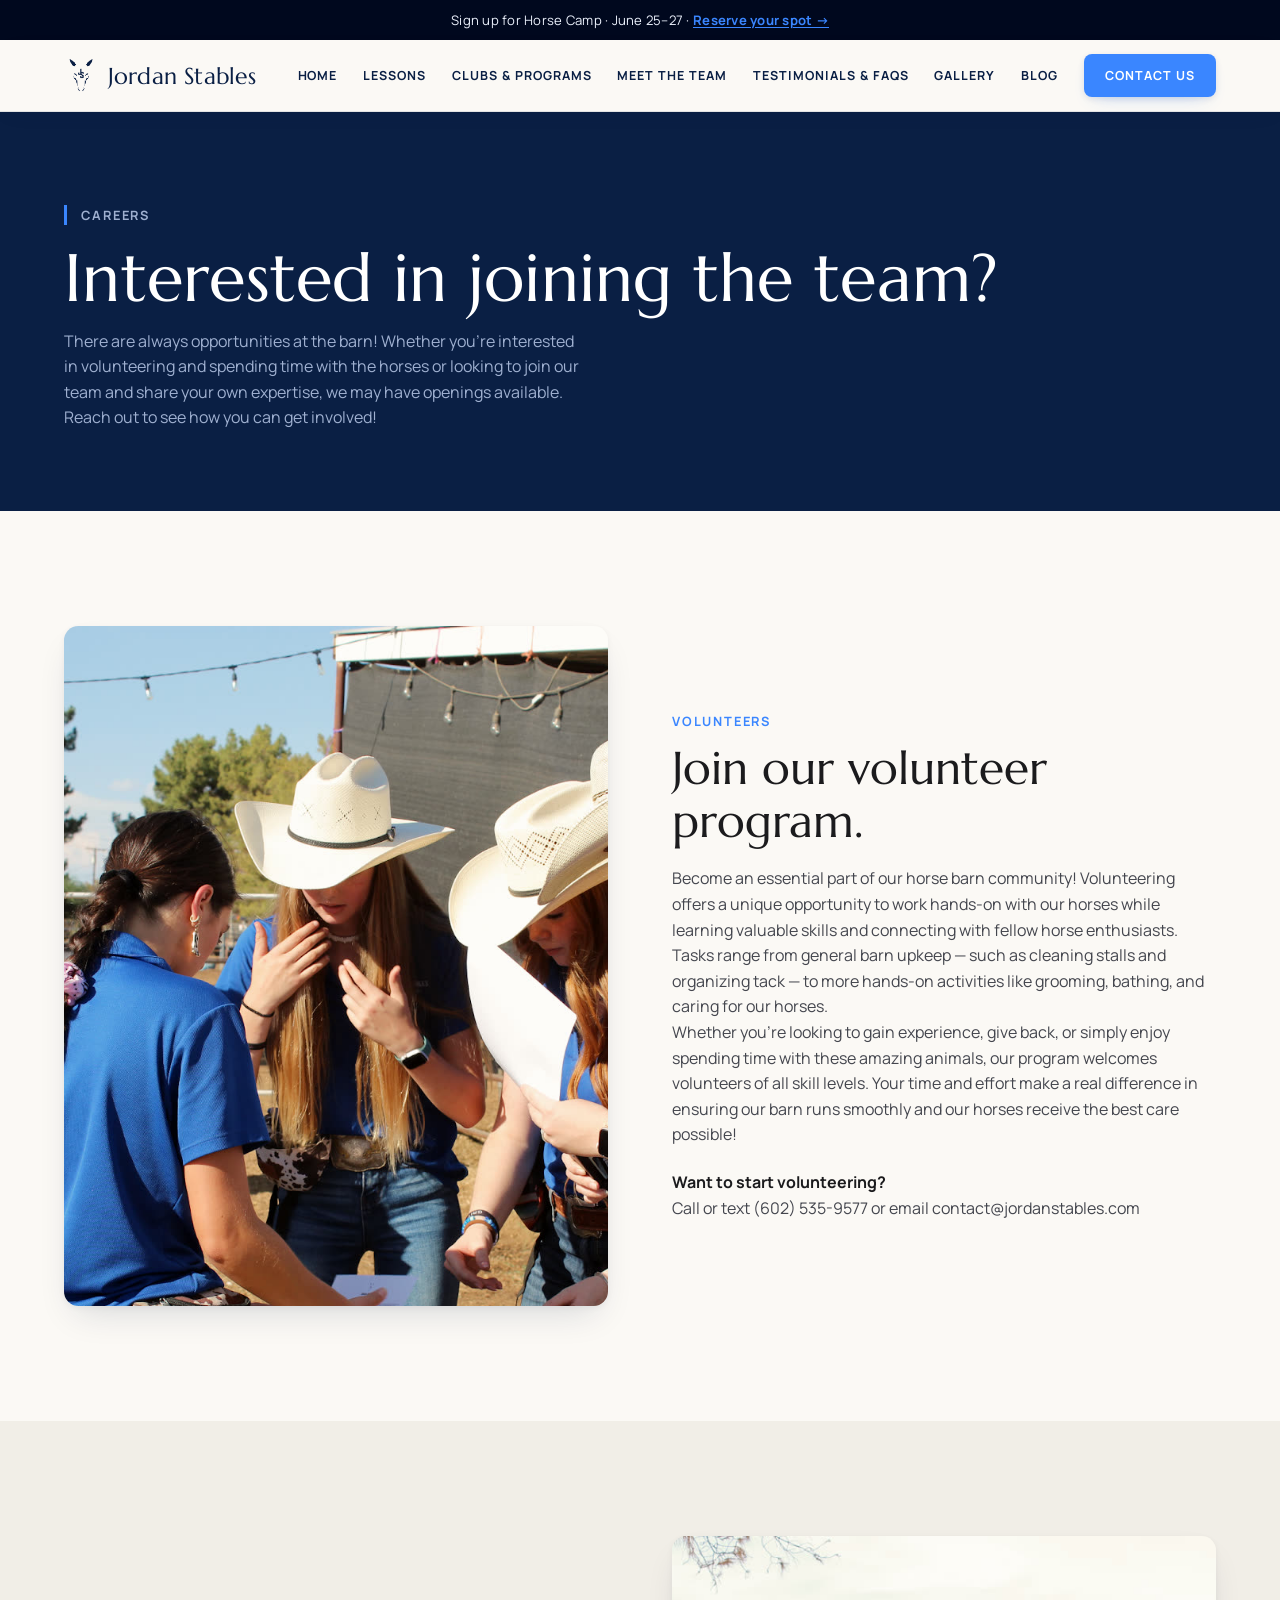
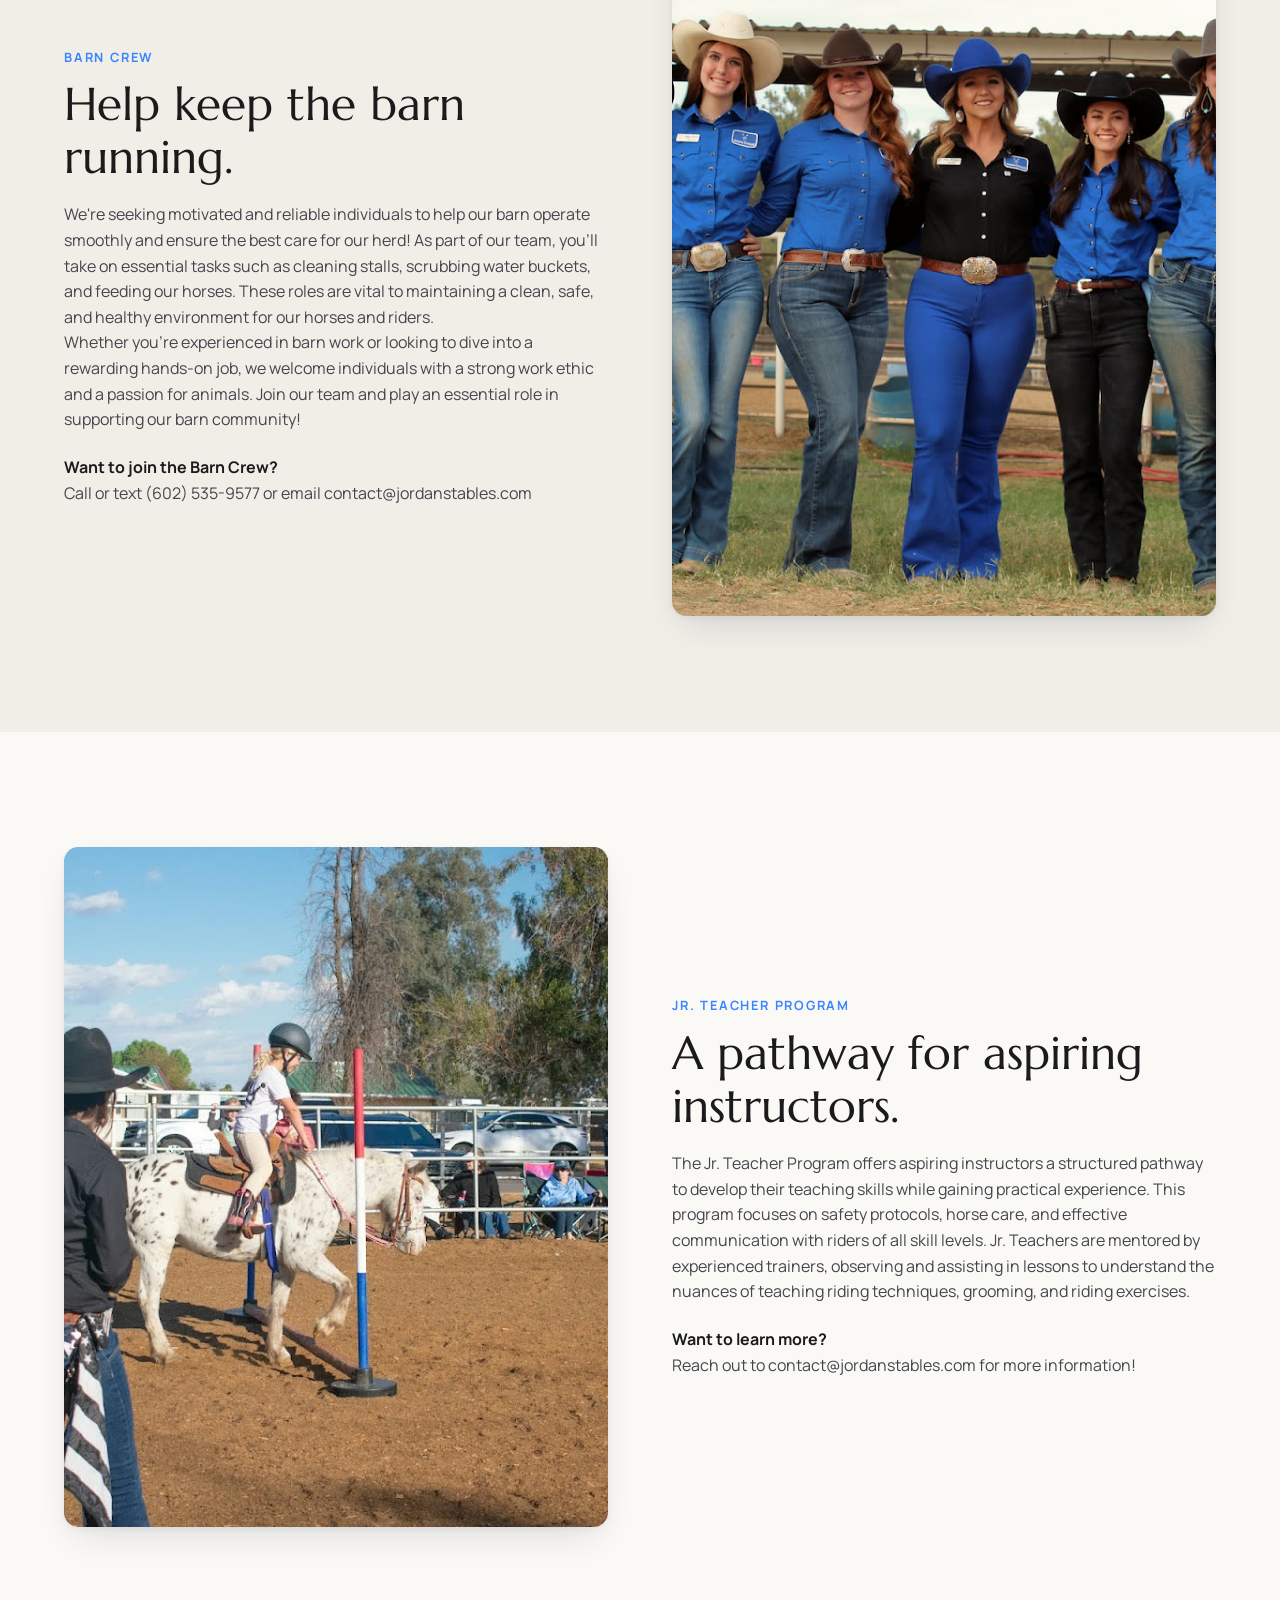
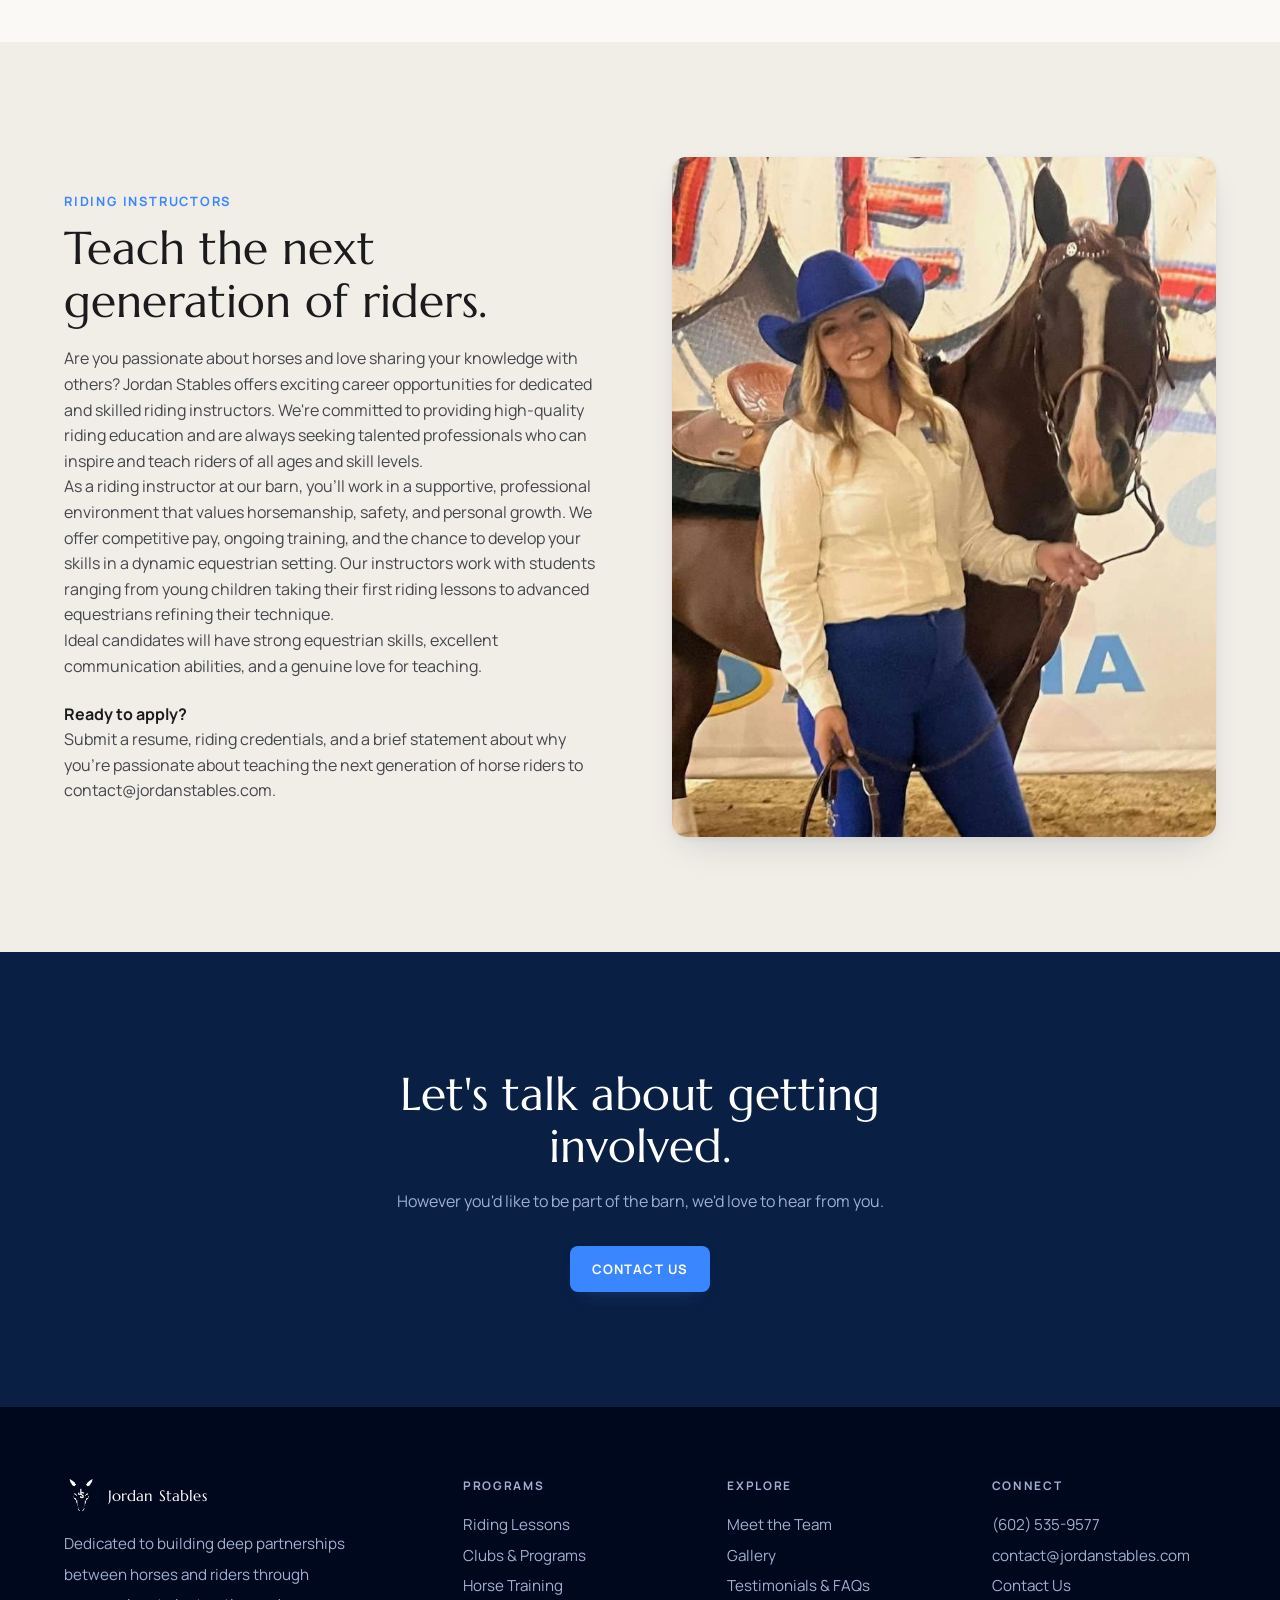
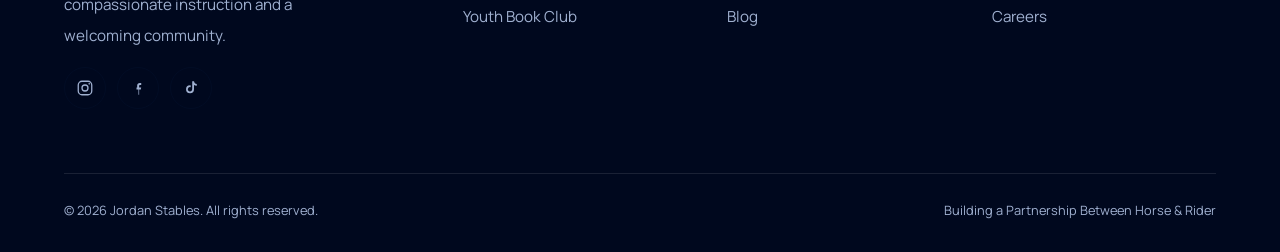
<file: public/careers.html>
<!DOCTYPE html>
<html lang="en">
<head>
<meta charset="utf-8" />
<script>document.documentElement.classList.add('js');</script>
<meta name="viewport" content="width=device-width, initial-scale=1.0" />
<meta name="theme-color" content="#0A1F44" />
<link rel="icon" type="image/png" href="assets/img/favicon.png" />
<title>Careers — Jordan Stables</title>
<meta name="description" content="Join the Jordan Stables team — volunteer, join the barn crew, train as a Jr. Teacher, or become a riding instructor. There are always opportunities at the barn." />
<link rel="preconnect" href="https://fonts.googleapis.com" />
<link rel="preconnect" href="https://fonts.gstatic.com" crossorigin />
<link href="https://fonts.googleapis.com/css2?family=Marcellus&family=Manrope:wght@400;500;600;700;800&display=swap" rel="stylesheet" />
<link rel="stylesheet" href="assets/css/site.css" />
<meta property="og:type" content="website" />
<meta property="og:site_name" content="Jordan Stables" />
<meta property="og:title" content="Careers — Jordan Stables" />
<meta property="og:description" content="There are always opportunities at the barn. Volunteer, join the barn crew, or teach with us." />
<meta property="og:image" content="https://ka-testing2.com/assets/img/og-image.png" />
<meta property="og:image:width" content="1200" />
<meta property="og:image:height" content="630" />
<meta property="og:url" content="https://ka-testing2.com/careers.html" />
<meta name="twitter:card" content="summary_large_image" />
<meta name="twitter:image" content="https://ka-testing2.com/assets/img/og-image.png" />
</head>
<body>
<div class="announce">Sign up for Horse Camp · June 25–27 · <a href="contact.html">Reserve your spot →</a></div>
<header class="site-header">
  <a class="brand" href="index.html"><img src="assets/img/logo-navy.png" alt="" /> Jordan Stables</a>
  <button class="nav-toggle" aria-label="Menu" aria-expanded="false"><span></span><span></span><span></span></button>
  <nav class="nav" aria-label="Primary">
    <a href="index.html">Home</a>
    <a href="lessons.html">Lessons</a>
    <a href="clubs-programs.html">Clubs &amp; Programs</a>
    <a href="meet-the-team.html">Meet the Team</a>
    <a href="testimonials-faqs.html">Testimonials &amp; FAQs</a>
    <a href="gallery.html">Gallery</a>
    <a href="blog.html">Blog</a>
    <a class="btn" href="contact.html">Contact Us</a>
  </nav>
</header>

<section class="page-head"><div class="container inner">
  <p class="eyebrow reveal">Careers</p>
  <h1 class="reveal" data-delay="1">Interested in joining the team?</h1>
  <p class="reveal" data-delay="2">There are always opportunities at the barn! Whether you're interested in volunteering and spending time with the horses or looking to join our team and share your own expertise, we may have openings available. Reach out to see how you can get involved!</p>
</div></section>

<!-- VOLUNTEERS -->
<section class="section section--cream"><div class="container split">
  <div class="split__media reveal"><div class="feature__media"><img src="assets/img/community.jpg" alt="Volunteers spending time with the horses" loading="lazy" decoding="async" /></div></div>
  <div class="split__body reveal" data-delay="1">
    <p class="eyebrow">Volunteers</p>
    <h2 style="margin:0.7rem 0 1.2rem;">Join our volunteer program.</h2>
    <p class="measure-wide">Become an essential part of our horse barn community! Volunteering offers a unique opportunity to work hands-on with our horses while learning valuable skills and connecting with fellow horse enthusiasts. Tasks range from general barn upkeep — such as cleaning stalls and organizing tack — to more hands-on activities like grooming, bathing, and caring for our horses.</p>
    <p class="measure-wide">Whether you're looking to gain experience, give back, or simply enjoy spending time with these amazing animals, our program welcomes volunteers of all skill levels. Your time and effort make a real difference in ensuring our barn runs smoothly and our horses receive the best care possible!</p>
    <p style="margin-top:1.4rem;"><strong>Want to start volunteering?</strong><br />Call or text <a href="tel:+16025359577">(602) 535-9577</a> or email <a href="mailto:contact@jordanstables.com">contact@jordanstables.com</a></p>
  </div>
</div></section>

<!-- BARN CREW -->
<section class="section section--surface"><div class="container split split--media-right">
  <div class="split__media reveal"><div class="feature__media"><img src="assets/img/team.jpg" alt="Barn crew caring for the herd" loading="lazy" decoding="async" /></div></div>
  <div class="split__body reveal" data-delay="1">
    <p class="eyebrow">Barn Crew</p>
    <h2 style="margin:0.7rem 0 1.2rem;">Help keep the barn running.</h2>
    <p class="measure-wide">We're seeking motivated and reliable individuals to help our barn operate smoothly and ensure the best care for our herd! As part of our team, you'll take on essential tasks such as cleaning stalls, scrubbing water buckets, and feeding our horses. These roles are vital to maintaining a clean, safe, and healthy environment for our horses and riders.</p>
    <p class="measure-wide">Whether you're experienced in barn work or looking to dive into a rewarding hands-on job, we welcome individuals with a strong work ethic and a passion for animals. Join our team and play an essential role in supporting our barn community!</p>
    <p style="margin-top:1.4rem;"><strong>Want to join the Barn Crew?</strong><br />Call or text <a href="tel:+16025359577">(602) 535-9577</a> or email <a href="mailto:contact@jordanstables.com">contact@jordanstables.com</a></p>
  </div>
</div></section>

<!-- JR TEACHER PROGRAM -->
<section class="section section--cream"><div class="container split">
  <div class="split__media reveal"><div class="feature__media"><img src="assets/img/lesson.jpg" alt="A Jr. Teacher assisting in a lesson" loading="lazy" decoding="async" /></div></div>
  <div class="split__body reveal" data-delay="1">
    <p class="eyebrow">Jr. Teacher Program</p>
    <h2 style="margin:0.7rem 0 1.2rem;">A pathway for aspiring instructors.</h2>
    <p class="measure-wide">The Jr. Teacher Program offers aspiring instructors a structured pathway to develop their teaching skills while gaining practical experience. This program focuses on safety protocols, horse care, and effective communication with riders of all skill levels. Jr. Teachers are mentored by experienced trainers, observing and assisting in lessons to understand the nuances of teaching riding techniques, grooming, and riding exercises.</p>
    <p style="margin-top:1.4rem;"><strong>Want to learn more?</strong><br />Reach out to <a href="mailto:contact@jordanstables.com">contact@jordanstables.com</a> for more information!</p>
  </div>
</div></section>

<!-- RIDING INSTRUCTORS -->
<section class="section section--surface"><div class="container split split--media-right">
  <div class="split__media reveal"><div class="feature__media"><img src="assets/img/western.jpg" alt="A riding instructor at Jordan Stables" loading="lazy" decoding="async" /></div></div>
  <div class="split__body reveal" data-delay="1">
    <p class="eyebrow">Riding Instructors</p>
    <h2 style="margin:0.7rem 0 1.2rem;">Teach the next generation of riders.</h2>
    <p class="measure-wide">Are you passionate about horses and love sharing your knowledge with others? Jordan Stables offers exciting career opportunities for dedicated and skilled riding instructors. We're committed to providing high-quality riding education and are always seeking talented professionals who can inspire and teach riders of all ages and skill levels.</p>
    <p class="measure-wide">As a riding instructor at our barn, you'll work in a supportive, professional environment that values horsemanship, safety, and personal growth. We offer competitive pay, ongoing training, and the chance to develop your skills in a dynamic equestrian setting. Our instructors work with students ranging from young children taking their first riding lessons to advanced equestrians refining their technique.</p>
    <p class="measure-wide">Ideal candidates will have strong equestrian skills, excellent communication abilities, and a genuine love for teaching.</p>
    <p style="margin-top:1.4rem;"><strong>Ready to apply?</strong><br />Submit a resume, riding credentials, and a brief statement about why you're passionate about teaching the next generation of horse riders to <a href="mailto:contact@jordanstables.com">contact@jordanstables.com</a>.</p>
  </div>
</div></section>

<!-- CTA -->
<section class="section section--navy"><div class="container center" style="max-width:680px;margin-inline:auto;">
  <h2 class="reveal" style="color:#fff;">Let's talk about getting involved.</h2>
  <p class="reveal" data-delay="1" style="margin:1rem auto 2rem;">However you'd like to be part of the barn, we'd love to hear from you.</p>
  <a class="btn reveal" data-delay="2" href="contact.html">Contact Us</a>
</div></section>

<footer class="site-footer">
  <div class="container">
    <div class="footer-grid">
      <div>
        <a class="brand" href="index.html"><img src="assets/img/logo-white.png" alt="" /> Jordan Stables</a>
        <p class="footer-about">Dedicated to building deep partnerships between horses and riders through compassionate instruction and a welcoming community.</p>
        <div class="social">
          <a href="https://www.instagram.com/jordanstablesaz/" target="_blank" rel="noopener" aria-label="Instagram"><svg viewBox="0 0 24 24" fill="none" stroke="currentColor" stroke-width="1.7"><rect x="3" y="3" width="18" height="18" rx="5"/><circle cx="12" cy="12" r="4"/><circle cx="17.6" cy="6.4" r="1.1" fill="currentColor" stroke="none"/></svg></a>
          <a href="https://www.facebook.com/jordanstablesaz" target="_blank" rel="noopener" aria-label="Facebook"><svg viewBox="0 0 24 24" fill="currentColor"><path d="M13.5 21v-7h2.3l.4-2.8h-2.7V9.3c0-.8.3-1.4 1.5-1.4h1.3V5.4c-.3 0-1.1-.1-2-.1-2 0-3.4 1.2-3.4 3.5v2.4H10V14h2.6v7z"/></svg></a>
          <a href="https://www.tiktok.com/@jordan.stables" target="_blank" rel="noopener" aria-label="TikTok"><svg viewBox="0 0 24 24" fill="currentColor"><path d="M16 3c.3 2.1 1.6 3.6 3.7 3.8v2.3c-1.3.1-2.5-.3-3.7-1v5.6a5.3 5.3 0 1 1-5.3-5.3c.3 0 .6 0 .9.1v2.4a2.9 2.9 0 1 0 2 2.8V3H16z"/></svg></a>
        </div>
      </div>
      <div><h4>Programs</h4><ul><li><a href="lessons.html">Riding Lessons</a></li><li><a href="clubs-programs.html">Clubs &amp; Programs</a></li><li><a href="lessons.html">Horse Training</a></li><li><a href="clubs-programs.html">Youth Book Club</a></li></ul></div>
      <div><h4>Explore</h4><ul><li><a href="meet-the-team.html">Meet the Team</a></li><li><a href="gallery.html">Gallery</a></li><li><a href="testimonials-faqs.html">Testimonials &amp; FAQs</a></li><li><a href="blog.html">Blog</a></li></ul></div>
      <div><h4>Connect</h4><ul><li><a href="tel:+16025359577">(602) 535-9577</a></li><li><a href="mailto:contact@jordanstables.com">contact@jordanstables.com</a></li><li><a href="contact.html">Contact Us</a></li><li><a href="careers.html">Careers</a></li></ul></div>
    </div>
    <div class="footer-bottom"><span>© 2026 Jordan Stables. All rights reserved.</span><span>Building a Partnership Between Horse &amp; Rider</span></div>
  </div>
</footer>
<script src="assets/js/site.js" defer></script>
</body>
</html>
</file>
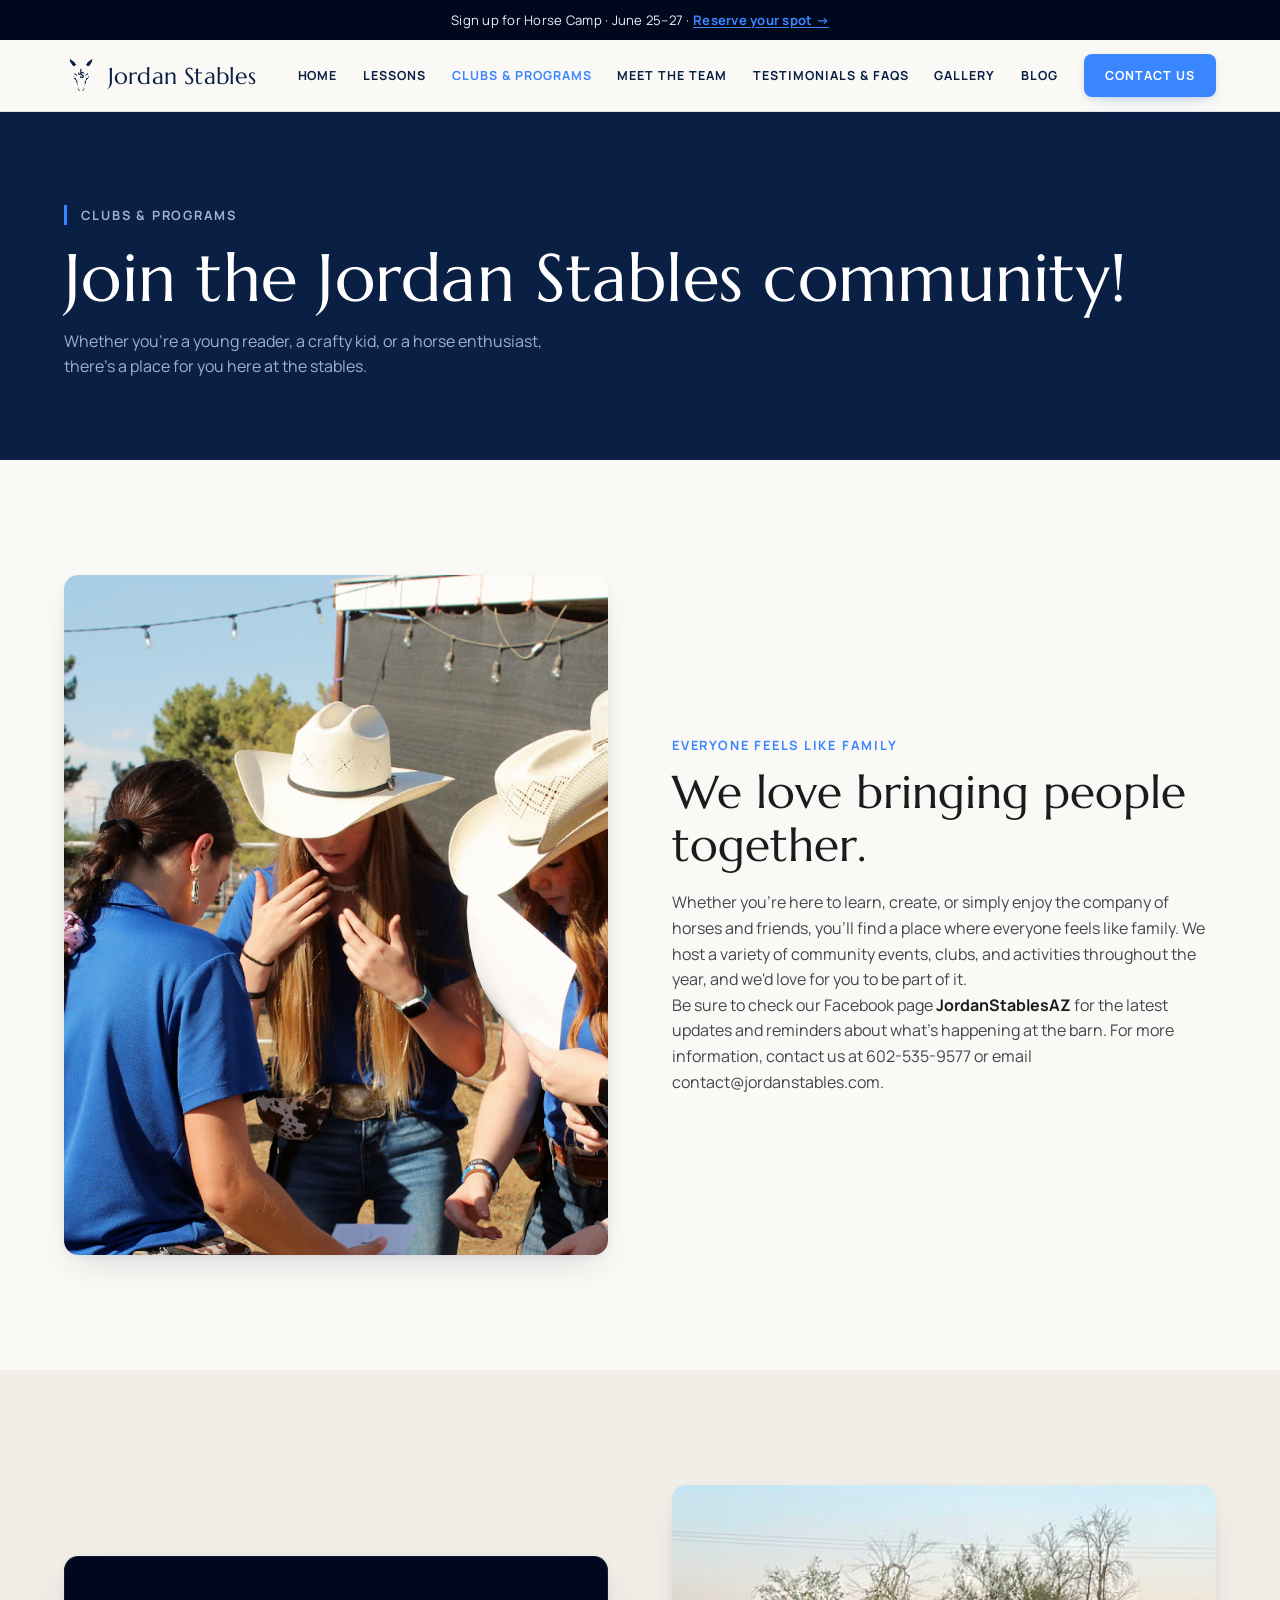
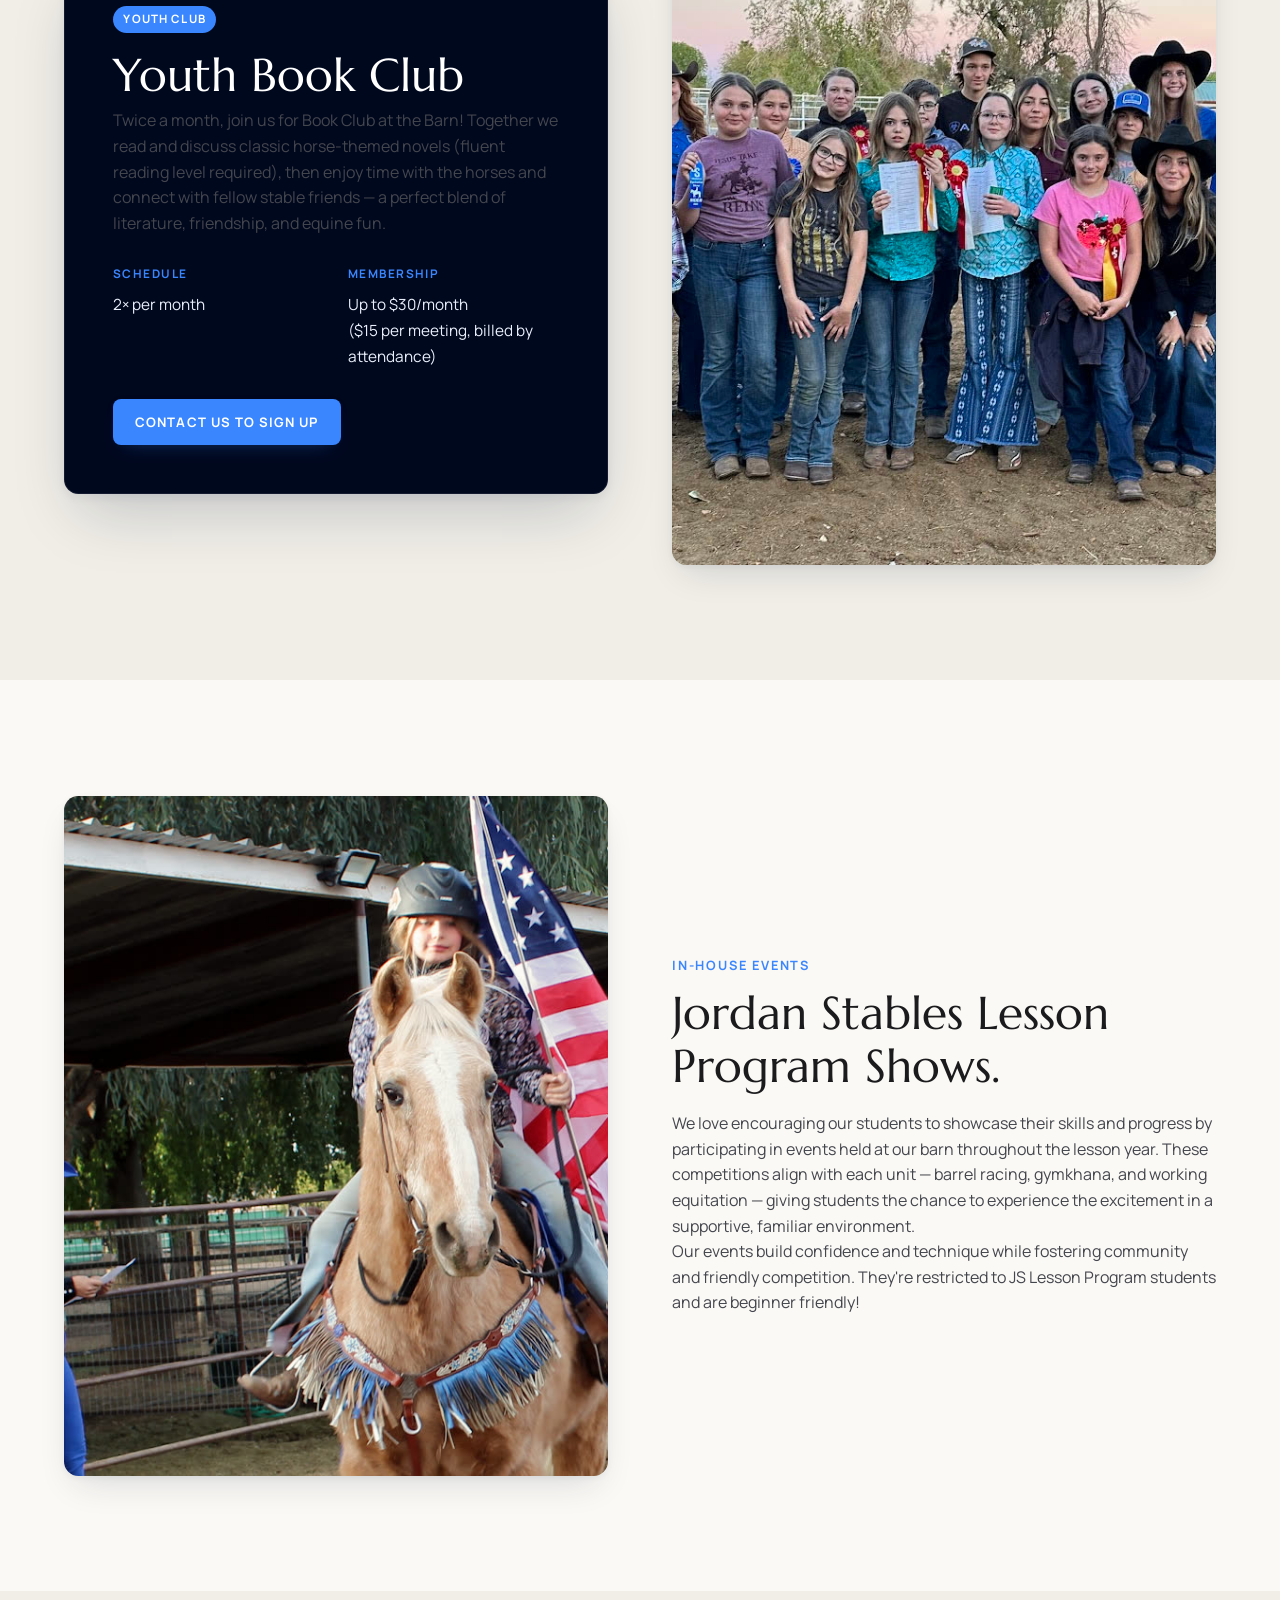
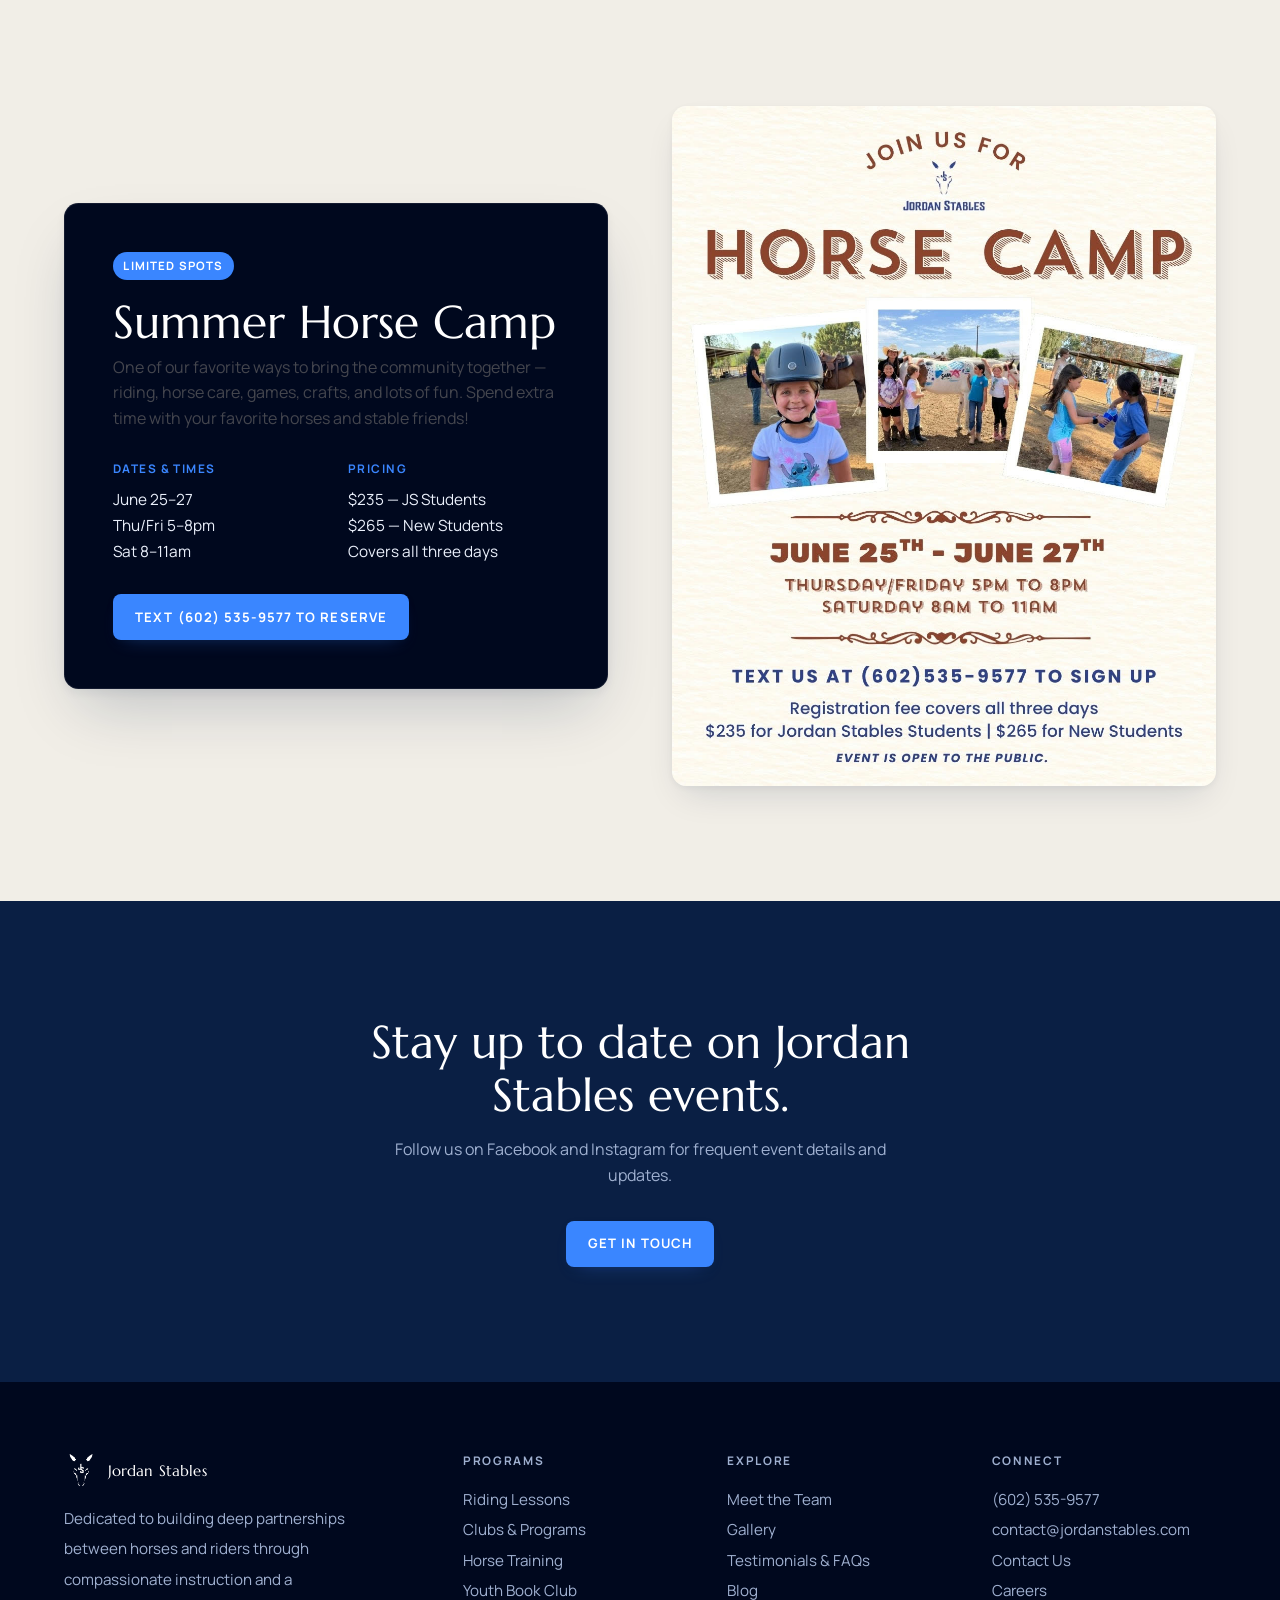
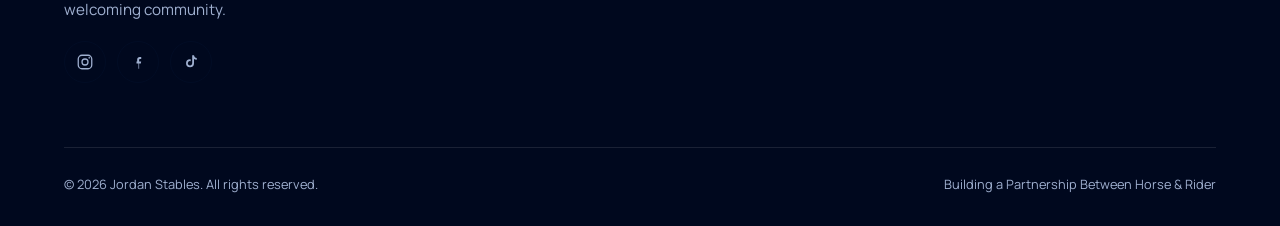
<file: public/clubs-programs.html>
<!DOCTYPE html>
<html lang="en">
<head>
<meta charset="utf-8" />
<script>document.documentElement.classList.add('js');</script>
<meta name="viewport" content="width=device-width, initial-scale=1.0" />
<meta name="theme-color" content="#0A1F44" />
<link rel="icon" type="image/png" href="assets/img/favicon.png" />
<title>Clubs & Programs — Jordan Stables</title>
<meta name="description" content="Join the Jordan Stables community — Youth Book Club, lesson program shows, summer horse camp, and events throughout the year." />
<link rel="preconnect" href="https://fonts.googleapis.com" />
<link rel="preconnect" href="https://fonts.gstatic.com" crossorigin />
<link href="https://fonts.googleapis.com/css2?family=Marcellus&family=Manrope:wght@400;500;600;700;800&display=swap" rel="stylesheet" />
<link rel="stylesheet" href="assets/css/site.css" />
<meta property="og:type" content="website" />
<meta property="og:site_name" content="Jordan Stables" />
<meta property="og:title" content="Clubs & Programs — Jordan Stables" />
<meta property="og:description" content="Join the Jordan Stables community — clubs, shows, camp, and events throughout the year." />
<meta property="og:image" content="https://ka-testing2.com/assets/img/og-image.png" />
<meta property="og:image:width" content="1200" />
<meta property="og:image:height" content="630" />
<meta property="og:url" content="https://ka-testing2.com/clubs-programs.html" />
<meta name="twitter:card" content="summary_large_image" />
<meta name="twitter:image" content="https://ka-testing2.com/assets/img/og-image.png" />
</head>
<body>
<div class="announce">Sign up for Horse Camp · June 25–27 · <a href="contact.html">Reserve your spot →</a></div>
<header class="site-header">
  <a class="brand" href="index.html"><img src="assets/img/logo-navy.png" alt="" /> Jordan Stables</a>
  <button class="nav-toggle" aria-label="Menu" aria-expanded="false"><span></span><span></span><span></span></button>
  <nav class="nav" aria-label="Primary">
    <a href="index.html">Home</a>
    <a href="lessons.html">Lessons</a>
    <a class="active" href="clubs-programs.html">Clubs &amp; Programs</a>
    <a href="meet-the-team.html">Meet the Team</a>
    <a href="testimonials-faqs.html">Testimonials &amp; FAQs</a>
    <a href="gallery.html">Gallery</a>
    <a href="blog.html">Blog</a>
    <a class="btn" href="contact.html">Contact Us</a>
  </nav>
</header>

<section class="page-head"><div class="container inner">
  <p class="eyebrow reveal">Clubs &amp; Programs</p>
  <h1 class="reveal" data-delay="1">Join the Jordan Stables community!</h1>
  <p class="reveal" data-delay="2">Whether you're a young reader, a crafty kid, or a horse enthusiast, there's a place for you here at the stables.</p>
</div></section>

<!-- INTRO -->
<section class="section section--cream"><div class="container split">
  <div class="split__media reveal"><div class="feature__media"><img src="assets/img/community.jpg" alt="The Jordan Stables community together" loading="lazy" decoding="async" /></div></div>
  <div class="split__body reveal" data-delay="1">
    <p class="eyebrow">Everyone feels like family</p>
    <h2 style="margin:0.7rem 0 1.2rem;">We love bringing people together.</h2>
    <p class="measure-wide">Whether you're here to learn, create, or simply enjoy the company of horses and friends, you'll find a place where everyone feels like family. We host a variety of community events, clubs, and activities throughout the year, and we'd love for you to be part of it.</p>
    <p class="measure-wide">Be sure to check our Facebook page <strong>JordanStablesAZ</strong> for the latest updates and reminders about what's happening at the barn. For more information, contact us at <a href="tel:+16025359577">602-535-9577</a> or email <a href="mailto:contact@jordanstables.com">contact@jordanstables.com</a>.</p>
  </div>
</div></section>

<!-- YOUTH BOOK CLUB -->
<section class="section section--surface"><div class="container split split--media-right">
  <div class="split__media reveal"><div class="feature__media"><img src="assets/img/campers.jpg" alt="Youth Book Club at the barn" loading="lazy" decoding="async" /></div></div>
  <div class="split__body reveal" data-delay="1">
    <div class="campcard">
      <span class="badge">Youth Club</span>
      <h2 style="margin:1rem 0 0.4rem;">Youth Book Club</h2>
      <p>Twice a month, join us for Book Club at the Barn! Together we read and discuss classic horse-themed novels (fluent reading level required), then enjoy time with the horses and connect with fellow stable friends — a perfect blend of literature, friendship, and equine fun.</p>
      <div class="camp-meta">
        <div><div class="k">Schedule</div><div class="v">2× per month</div></div>
        <div><div class="k">Membership</div><div class="v">Up to $30/month<br />($15 per meeting, billed by attendance)</div></div>
      </div>
      <a class="btn" href="contact.html">Contact Us to Sign Up</a>
    </div>
  </div>
</div></section>

<!-- LESSON PROGRAM SHOWS -->
<section class="section section--cream"><div class="container split">
  <div class="split__media reveal"><div class="feature__media"><img src="assets/img/flag.jpg" alt="A lesson program show at Jordan Stables" loading="lazy" decoding="async" /></div></div>
  <div class="split__body reveal" data-delay="1">
    <p class="eyebrow">In-house events</p>
    <h2 style="margin:0.7rem 0 1.2rem;">Jordan Stables Lesson Program Shows.</h2>
    <p class="measure-wide">We love encouraging our students to showcase their skills and progress by participating in events held at our barn throughout the lesson year. These competitions align with each unit — barrel racing, gymkhana, and working equitation — giving students the chance to experience the excitement in a supportive, familiar environment.</p>
    <p class="measure-wide">Our events build confidence and technique while fostering community and friendly competition. They're restricted to JS Lesson Program students and are beginner friendly!</p>
  </div>
</div></section>

<!-- HORSE CAMP -->
<section class="section section--surface"><div class="container split split--media-right">
  <div class="split__media reveal"><div class="feature__media"><img src="assets/img/horsecamp.jpg" alt="Summer Horse Camp at Jordan Stables" loading="lazy" decoding="async" /></div></div>
  <div class="split__body reveal" data-delay="1">
    <div class="campcard">
      <span class="badge">Limited Spots</span>
      <h2 style="margin:1rem 0 0.4rem;">Summer Horse Camp</h2>
      <p>One of our favorite ways to bring the community together — riding, horse care, games, crafts, and lots of fun. Spend extra time with your favorite horses and stable friends!</p>
      <div class="camp-meta">
        <div><div class="k">Dates &amp; Times</div><div class="v">June 25–27<br />Thu/Fri 5–8pm<br />Sat 8–11am</div></div>
        <div><div class="k">Pricing</div><div class="v">$235 — JS Students<br />$265 — New Students<br />Covers all three days</div></div>
      </div>
      <a class="btn" href="contact.html">Text (602) 535-9577 to Reserve</a>
    </div>
  </div>
</div></section>

<!-- CTA -->
<section class="section section--navy"><div class="container center" style="max-width:680px;margin-inline:auto;">
  <h2 class="reveal" style="color:#fff;">Stay up to date on Jordan Stables events.</h2>
  <p class="reveal" data-delay="1" style="margin:1rem auto 2rem;">Follow us on Facebook and Instagram for frequent event details and updates.</p>
  <a class="btn reveal" data-delay="2" href="contact.html">Get in Touch</a>
</div></section>

<footer class="site-footer">
  <div class="container">
    <div class="footer-grid">
      <div>
        <a class="brand" href="index.html"><img src="assets/img/logo-white.png" alt="" /> Jordan Stables</a>
        <p class="footer-about">Dedicated to building deep partnerships between horses and riders through compassionate instruction and a welcoming community.</p>
        <div class="social">
          <a href="https://www.instagram.com/jordanstablesaz/" target="_blank" rel="noopener" aria-label="Instagram"><svg viewBox="0 0 24 24" fill="none" stroke="currentColor" stroke-width="1.7"><rect x="3" y="3" width="18" height="18" rx="5"/><circle cx="12" cy="12" r="4"/><circle cx="17.6" cy="6.4" r="1.1" fill="currentColor" stroke="none"/></svg></a>
          <a href="https://www.facebook.com/jordanstablesaz" target="_blank" rel="noopener" aria-label="Facebook"><svg viewBox="0 0 24 24" fill="currentColor"><path d="M13.5 21v-7h2.3l.4-2.8h-2.7V9.3c0-.8.3-1.4 1.5-1.4h1.3V5.4c-.3 0-1.1-.1-2-.1-2 0-3.4 1.2-3.4 3.5v2.4H10V14h2.6v7z"/></svg></a>
          <a href="https://www.tiktok.com/@jordan.stables" target="_blank" rel="noopener" aria-label="TikTok"><svg viewBox="0 0 24 24" fill="currentColor"><path d="M16 3c.3 2.1 1.6 3.6 3.7 3.8v2.3c-1.3.1-2.5-.3-3.7-1v5.6a5.3 5.3 0 1 1-5.3-5.3c.3 0 .6 0 .9.1v2.4a2.9 2.9 0 1 0 2 2.8V3H16z"/></svg></a>
        </div>
      </div>
      <div><h4>Programs</h4><ul><li><a href="lessons.html">Riding Lessons</a></li><li><a href="clubs-programs.html">Clubs &amp; Programs</a></li><li><a href="lessons.html">Horse Training</a></li><li><a href="clubs-programs.html">Youth Book Club</a></li></ul></div>
      <div><h4>Explore</h4><ul><li><a href="meet-the-team.html">Meet the Team</a></li><li><a href="gallery.html">Gallery</a></li><li><a href="testimonials-faqs.html">Testimonials &amp; FAQs</a></li><li><a href="blog.html">Blog</a></li></ul></div>
      <div><h4>Connect</h4><ul><li><a href="tel:+16025359577">(602) 535-9577</a></li><li><a href="mailto:contact@jordanstables.com">contact@jordanstables.com</a></li><li><a href="contact.html">Contact Us</a></li><li><a href="careers.html">Careers</a></li></ul></div>
    </div>
    <div class="footer-bottom"><span>© 2026 Jordan Stables. All rights reserved.</span><span>Building a Partnership Between Horse &amp; Rider</span></div>
  </div>
</footer>
<script src="assets/js/site.js" defer></script>
</body>
</html>
</file>
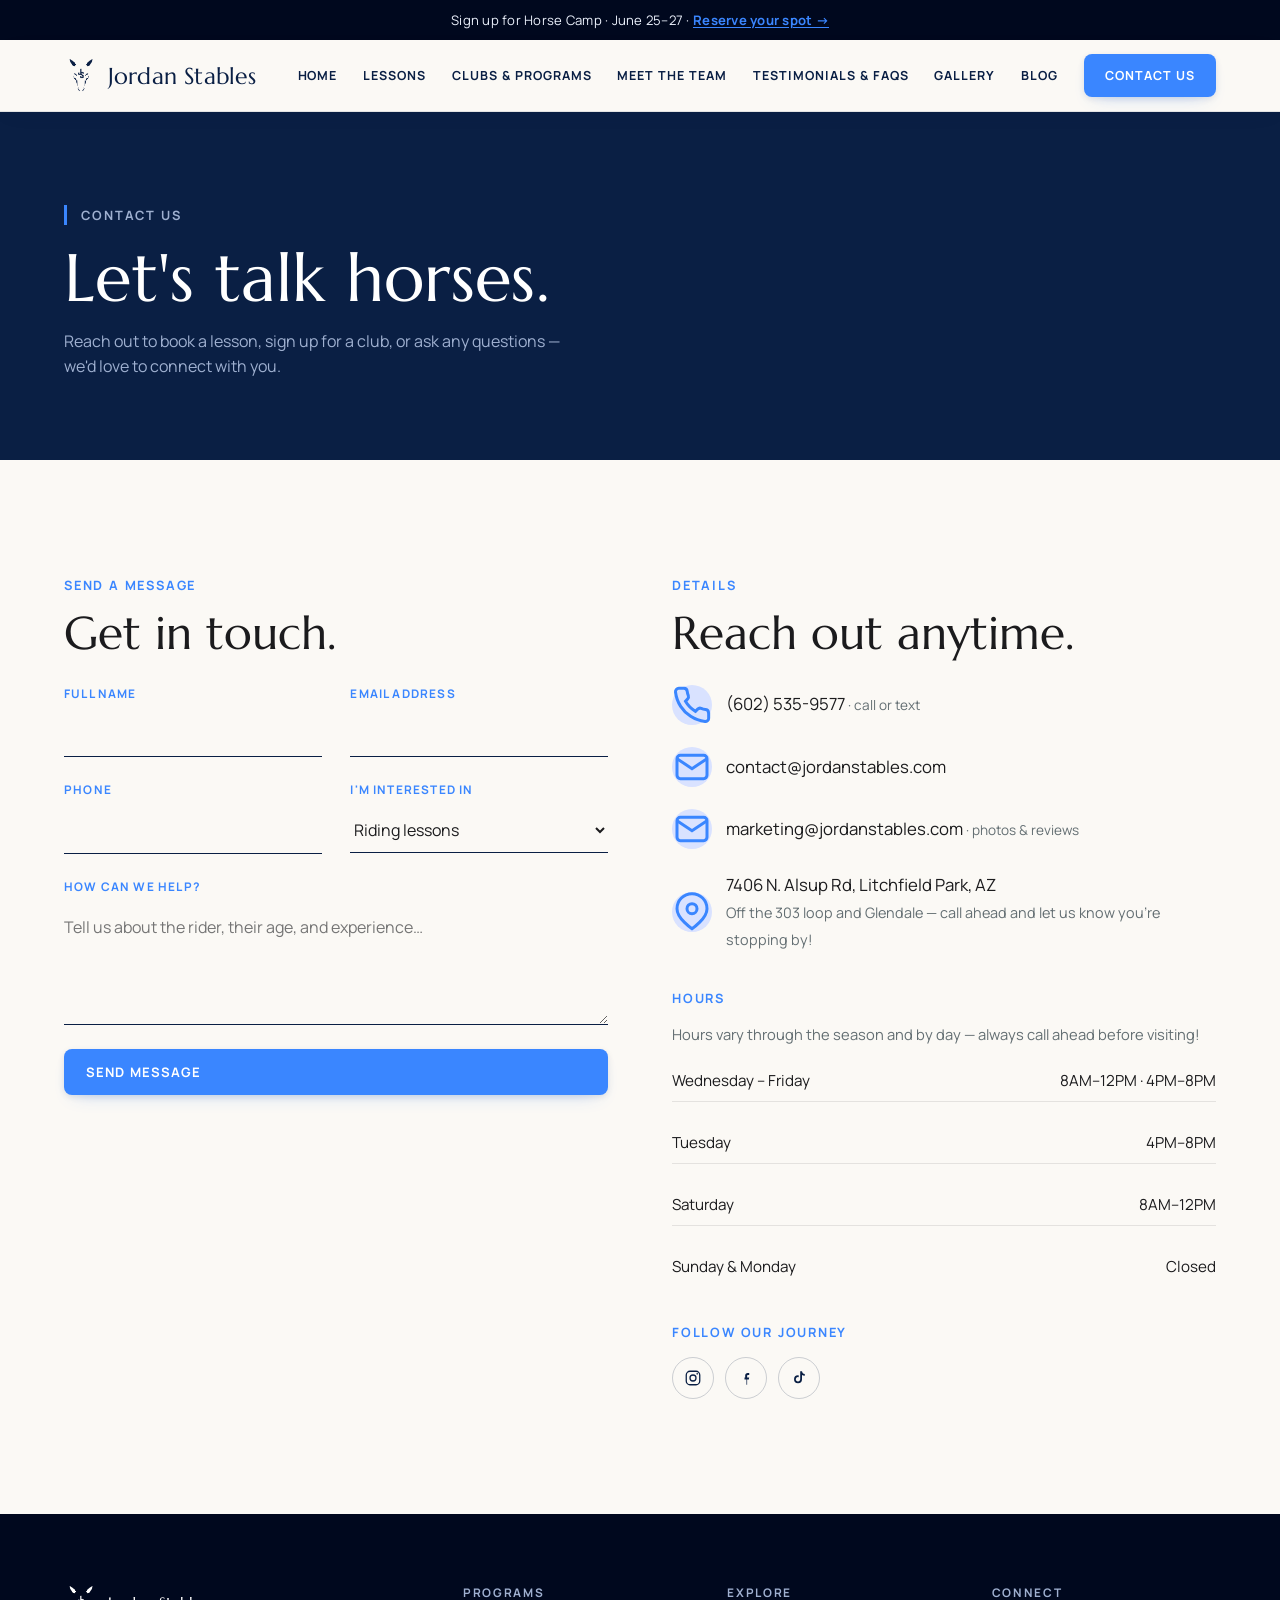
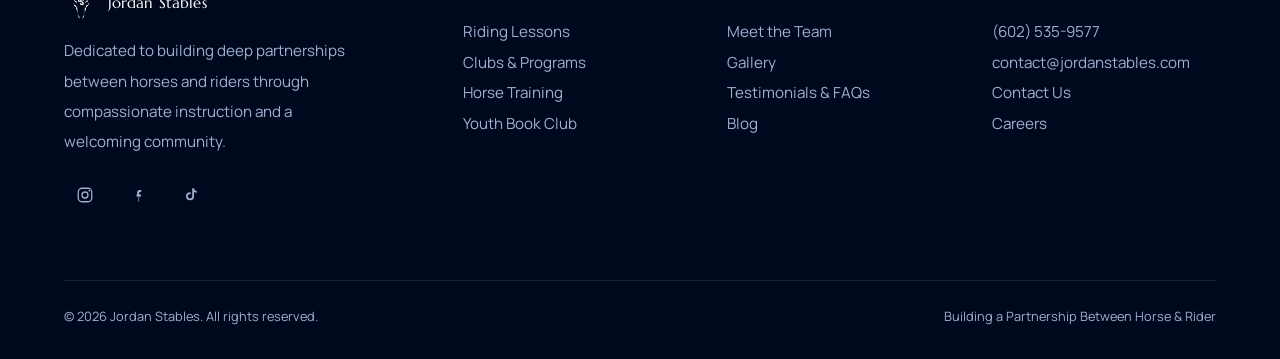
<file: public/contact.html>
<!DOCTYPE html>
<html lang="en">
<head>
<meta charset="utf-8" />
<script>document.documentElement.classList.add('js');</script>
<meta name="viewport" content="width=device-width, initial-scale=1.0" />
<meta name="theme-color" content="#0A1F44" />
<link rel="icon" type="image/png" href="assets/img/favicon.png" />
<title>Contact Us — Jordan Stables</title>
<meta name="description" content="Get in touch with Jordan Stables to book a lesson, reserve a horse camp spot, or ask any questions. Call or text (602) 535-9577." />
<link rel="preconnect" href="https://fonts.googleapis.com" />
<link rel="preconnect" href="https://fonts.gstatic.com" crossorigin />
<link href="https://fonts.googleapis.com/css2?family=Marcellus&family=Manrope:wght@400;500;600;700;800&display=swap" rel="stylesheet" />
<link rel="stylesheet" href="assets/css/site.css" />
<meta property="og:type" content="website" />
<meta property="og:site_name" content="Jordan Stables" />
<meta property="og:title" content="Contact Us — Jordan Stables" />
<meta property="og:description" content="Book a lesson, reserve a camp spot, or ask a question. Call or text (602) 535-9577." />
<meta property="og:image" content="https://ka-testing2.com/assets/img/og-image.png" />
<meta property="og:image:width" content="1200" />
<meta property="og:image:height" content="630" />
<meta property="og:url" content="https://ka-testing2.com/contact.html" />
<meta name="twitter:card" content="summary_large_image" />
<meta name="twitter:image" content="https://ka-testing2.com/assets/img/og-image.png" />
</head>
<body>
<div class="announce">Sign up for Horse Camp · June 25–27 · <a href="contact.html">Reserve your spot →</a></div>
<header class="site-header">
  <a class="brand" href="index.html"><img src="assets/img/logo-navy.png" alt="" /> Jordan Stables</a>
  <button class="nav-toggle" aria-label="Menu" aria-expanded="false"><span></span><span></span><span></span></button>
  <nav class="nav" aria-label="Primary">
    <a href="index.html">Home</a>
    <a href="lessons.html">Lessons</a>
    <a href="clubs-programs.html">Clubs &amp; Programs</a>
    <a href="meet-the-team.html">Meet the Team</a>
    <a href="testimonials-faqs.html">Testimonials &amp; FAQs</a>
    <a href="gallery.html">Gallery</a>
    <a href="blog.html">Blog</a>
    <a class="btn" href="contact.html">Contact Us</a>
  </nav>
</header>

<section class="page-head"><div class="container inner">
  <p class="eyebrow reveal">Contact Us</p>
  <h1 class="reveal" data-delay="1">Let's talk horses.</h1>
  <p class="reveal" data-delay="2">Reach out to book a lesson, sign up for a club, or ask any questions — we'd love to connect with you.</p>
</div></section>

<section class="section section--cream"><div class="container split" style="align-items:start;">
  <div class="split__body reveal">
    <p class="eyebrow">Send a message</p>
    <h2 style="margin:0.7rem 0 1.6rem;">Get in touch.</h2>
    <form class="form-grid" data-demo action="#" method="post" novalidate>
      <div class="field"><label for="name">Full name</label><input id="name" name="name" type="text" autocomplete="name" /></div>
      <div class="field"><label for="email">Email address</label><input id="email" name="email" type="email" autocomplete="email" /></div>
      <div class="field"><label for="phone">Phone</label><input id="phone" name="phone" type="tel" autocomplete="tel" /></div>
      <div class="field"><label for="interest">I'm interested in</label>
        <select id="interest" name="interest"><option>Riding lessons</option><option>Clubs &amp; programs</option><option>Horse camp</option><option>Training</option><option>Careers / volunteering</option><option>General inquiry</option></select></div>
      <div class="field full"><label for="message">How can we help?</label><textarea id="message" name="message" placeholder="Tell us about the rider, their age, and experience…"></textarea></div>
      <div class="field full"><button class="btn" type="submit">Send Message</button></div>
    </form>
  </div>
  <div class="split__body reveal" data-delay="1">
    <p class="eyebrow">Details</p>
    <h2 style="margin:0.7rem 0 1.6rem;">Reach out anytime.</h2>
    <div class="cdetail">
      <div class="row"><span class="ic"><svg viewBox="0 0 24 24" fill="none" stroke="currentColor" stroke-width="1.8"><path d="M22 16.9v3a2 2 0 0 1-2.2 2 19.8 19.8 0 0 1-8.6-3.1 19.5 19.5 0 0 1-6-6A19.8 19.8 0 0 1 2.1 4.2 2 2 0 0 1 4.1 2h3a2 2 0 0 1 2 1.7c.1.9.3 1.8.7 2.7a2 2 0 0 1-.5 2.1L8.1 9.8a16 16 0 0 0 6 6l1.3-1.3a2 2 0 0 1 2.1-.5c.9.4 1.8.6 2.7.7a2 2 0 0 1 1.7 2z"/></svg></span><span class="v"><a href="tel:+16025359577">(602) 535-9577</a> <span style="color:var(--gray);font-size:0.85rem;">· call or text</span></span></div>
      <div class="row"><span class="ic"><svg viewBox="0 0 24 24" fill="none" stroke="currentColor" stroke-width="1.8"><rect x="3" y="5" width="18" height="14" rx="2"/><path d="m3 7 9 6 9-6"/></svg></span><span class="v"><a href="mailto:contact@jordanstables.com">contact@jordanstables.com</a></span></div>
      <div class="row"><span class="ic"><svg viewBox="0 0 24 24" fill="none" stroke="currentColor" stroke-width="1.8"><rect x="3" y="5" width="18" height="14" rx="2"/><path d="m3 7 9 6 9-6"/></svg></span><span class="v"><a href="mailto:marketing@jordanstables.com">marketing@jordanstables.com</a> <span style="color:var(--gray);font-size:0.85rem;">· photos &amp; reviews</span></span></div>
      <div class="row"><span class="ic"><svg viewBox="0 0 24 24" fill="none" stroke="currentColor" stroke-width="1.8"><path d="M21 10c0 6-9 12-9 12s-9-6-9-12a9 9 0 0 1 18 0z"/><circle cx="12" cy="10" r="3"/></svg></span><span class="v">7406 N. Alsup Rd, Litchfield Park, AZ<br /><span style="color:var(--gray);font-size:0.9rem;">Off the 303 loop and Glendale — call ahead and let us know you're stopping by!</span></span></div>
    </div>
    <p class="eyebrow" style="margin:2.2rem 0 0.9rem;">Hours</p>
    <p style="color:var(--gray);font-size:0.92rem;margin:0 0 1rem;">Hours vary through the season and by day — always call ahead before visiting!</p>
    <div class="cdetail hours">
      <div class="row"><span class="v">Wednesday – Friday</span><span class="v" style="text-align:right;">8AM–12PM · 4PM–8PM</span></div>
      <div class="row"><span class="v">Tuesday</span><span class="v" style="text-align:right;">4PM–8PM</span></div>
      <div class="row"><span class="v">Saturday</span><span class="v" style="text-align:right;">8AM–12PM</span></div>
      <div class="row"><span class="v">Sunday &amp; Monday</span><span class="v" style="text-align:right;">Closed</span></div>
    </div>
    <p class="eyebrow" style="margin:2.2rem 0 0.9rem;">Follow our journey</p>
    <div class="social">
      <a href="https://www.instagram.com/jordanstablesaz/" target="_blank" rel="noopener" aria-label="Instagram"><svg viewBox="0 0 24 24" fill="none" stroke="currentColor" stroke-width="1.7"><rect x="3" y="3" width="18" height="18" rx="5"/><circle cx="12" cy="12" r="4"/><circle cx="17.6" cy="6.4" r="1.1" fill="currentColor" stroke="none"/></svg></a>
      <a href="https://www.facebook.com/jordanstablesaz" target="_blank" rel="noopener" aria-label="Facebook"><svg viewBox="0 0 24 24" fill="currentColor"><path d="M13.5 21v-7h2.3l.4-2.8h-2.7V9.3c0-.8.3-1.4 1.5-1.4h1.3V5.4c-.3 0-1.1-.1-2-.1-2 0-3.4 1.2-3.4 3.5v2.4H10V14h2.6v7z"/></svg></a>
      <a href="https://www.tiktok.com/@jordan.stables" target="_blank" rel="noopener" aria-label="TikTok"><svg viewBox="0 0 24 24" fill="currentColor"><path d="M16 3c.3 2.1 1.6 3.6 3.7 3.8v2.3c-1.3.1-2.5-.3-3.7-1v5.6a5.3 5.3 0 1 1-5.3-5.3c.3 0 .6 0 .9.1v2.4a2.9 2.9 0 1 0 2 2.8V3H16z"/></svg></a>
    </div>
  </div>
</div></section>

<footer class="site-footer">
  <div class="container">
    <div class="footer-grid">
      <div>
        <a class="brand" href="index.html"><img src="assets/img/logo-white.png" alt="" /> Jordan Stables</a>
        <p class="footer-about">Dedicated to building deep partnerships between horses and riders through compassionate instruction and a welcoming community.</p>
        <div class="social">
          <a href="https://www.instagram.com/jordanstablesaz/" target="_blank" rel="noopener" aria-label="Instagram"><svg viewBox="0 0 24 24" fill="none" stroke="currentColor" stroke-width="1.7"><rect x="3" y="3" width="18" height="18" rx="5"/><circle cx="12" cy="12" r="4"/><circle cx="17.6" cy="6.4" r="1.1" fill="currentColor" stroke="none"/></svg></a>
          <a href="https://www.facebook.com/jordanstablesaz" target="_blank" rel="noopener" aria-label="Facebook"><svg viewBox="0 0 24 24" fill="currentColor"><path d="M13.5 21v-7h2.3l.4-2.8h-2.7V9.3c0-.8.3-1.4 1.5-1.4h1.3V5.4c-.3 0-1.1-.1-2-.1-2 0-3.4 1.2-3.4 3.5v2.4H10V14h2.6v7z"/></svg></a>
          <a href="https://www.tiktok.com/@jordan.stables" target="_blank" rel="noopener" aria-label="TikTok"><svg viewBox="0 0 24 24" fill="currentColor"><path d="M16 3c.3 2.1 1.6 3.6 3.7 3.8v2.3c-1.3.1-2.5-.3-3.7-1v5.6a5.3 5.3 0 1 1-5.3-5.3c.3 0 .6 0 .9.1v2.4a2.9 2.9 0 1 0 2 2.8V3H16z"/></svg></a>
        </div>
      </div>
      <div><h4>Programs</h4><ul><li><a href="lessons.html">Riding Lessons</a></li><li><a href="clubs-programs.html">Clubs &amp; Programs</a></li><li><a href="lessons.html">Horse Training</a></li><li><a href="clubs-programs.html">Youth Book Club</a></li></ul></div>
      <div><h4>Explore</h4><ul><li><a href="meet-the-team.html">Meet the Team</a></li><li><a href="gallery.html">Gallery</a></li><li><a href="testimonials-faqs.html">Testimonials &amp; FAQs</a></li><li><a href="blog.html">Blog</a></li></ul></div>
      <div><h4>Connect</h4><ul><li><a href="tel:+16025359577">(602) 535-9577</a></li><li><a href="mailto:contact@jordanstables.com">contact@jordanstables.com</a></li><li><a href="contact.html">Contact Us</a></li><li><a href="careers.html">Careers</a></li></ul></div>
    </div>
    <div class="footer-bottom"><span>© 2026 Jordan Stables. All rights reserved.</span><span>Building a Partnership Between Horse &amp; Rider</span></div>
  </div>
</footer>
<script src="assets/js/site.js" defer></script>
</body>
</html>
</file>
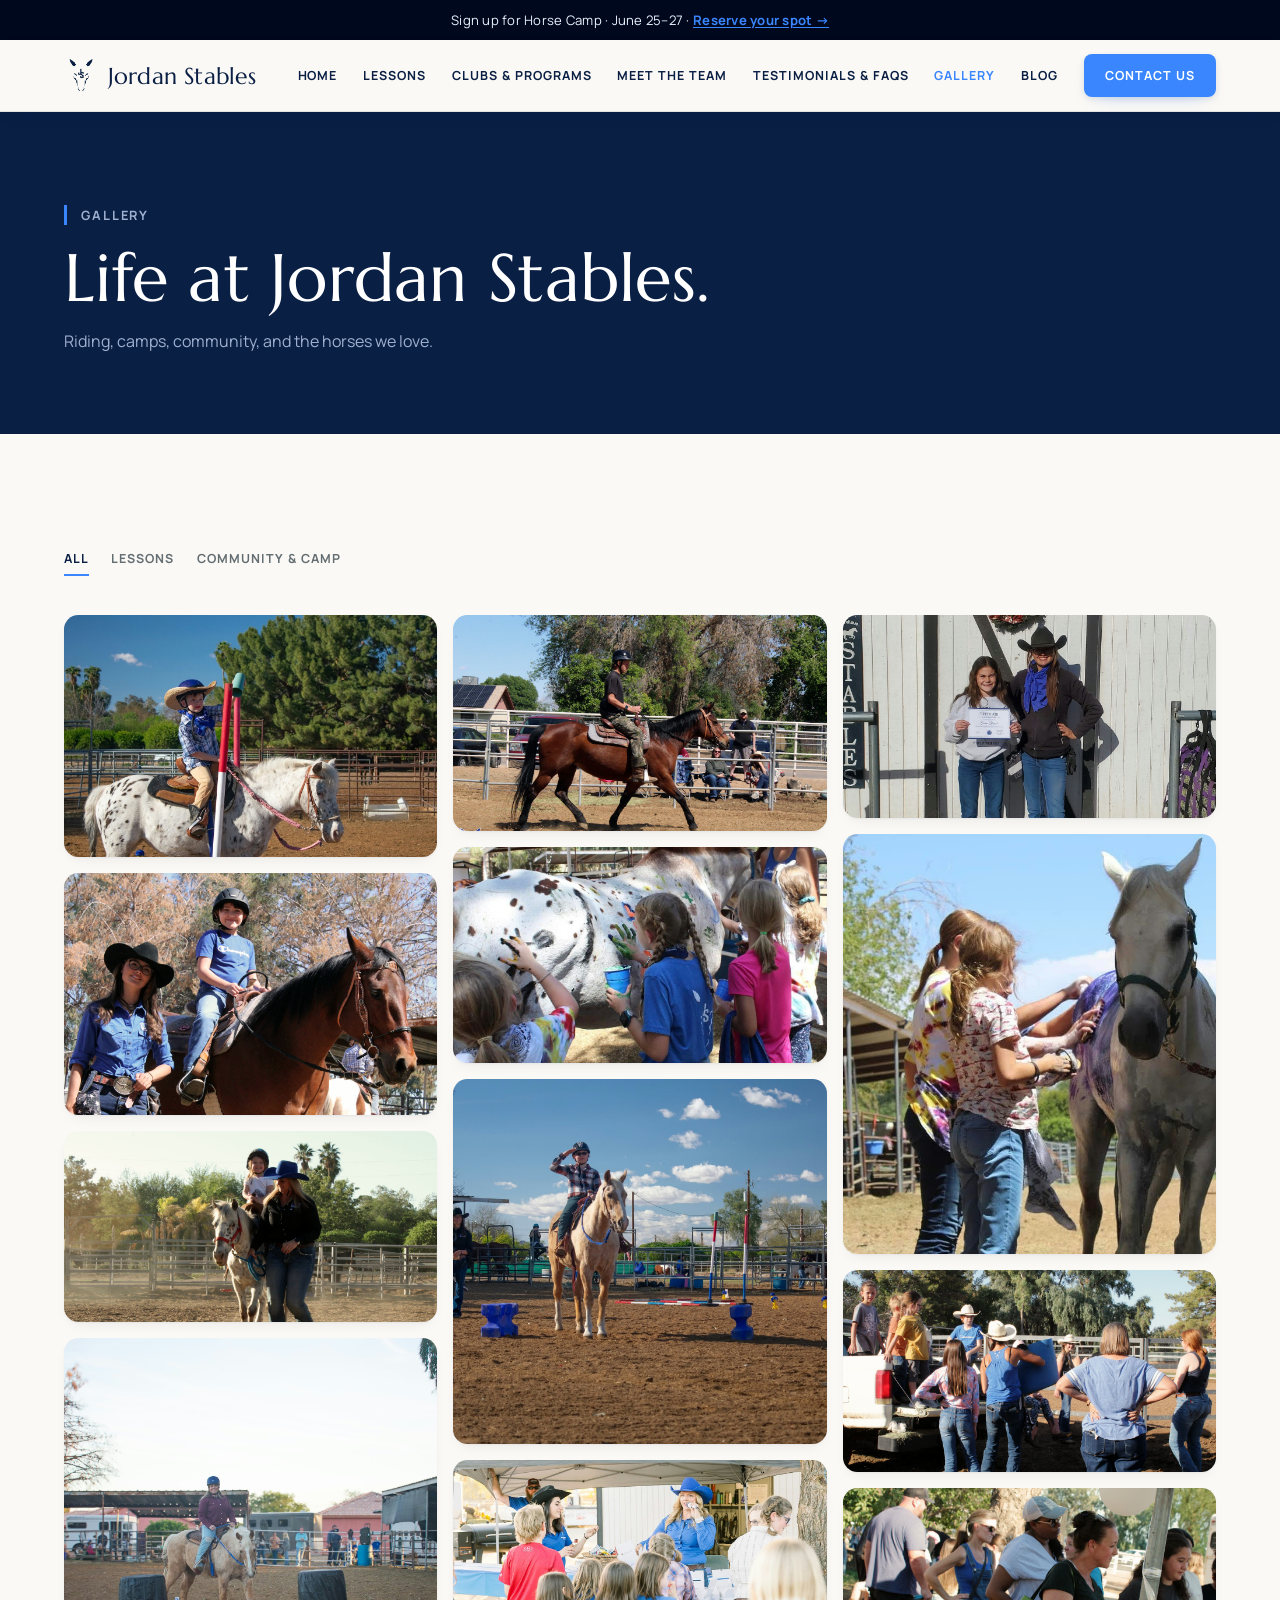
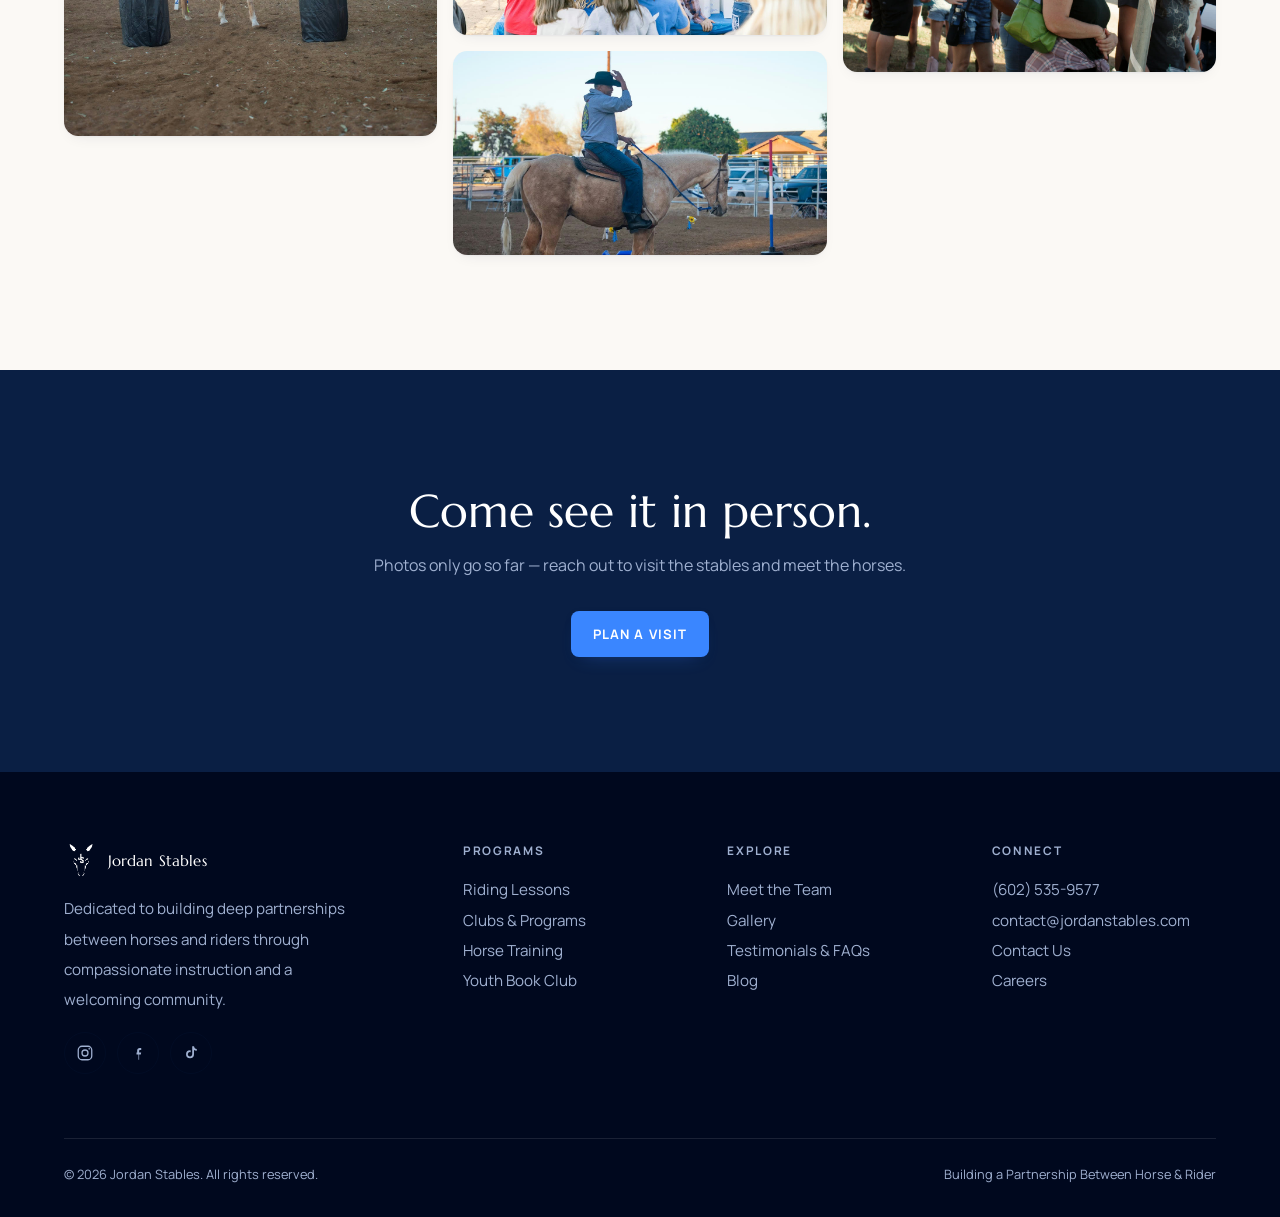
<file: public/gallery.html>
<!DOCTYPE html>
<html lang="en">
<head>
<meta charset="utf-8" />
<script>document.documentElement.classList.add('js');</script>
<meta name="viewport" content="width=device-width, initial-scale=1.0" />
<meta name="theme-color" content="#0A1F44" />
<link rel="icon" type="image/png" href="assets/img/favicon.png" />
<title>Gallery — Jordan Stables</title>
<meta name="description" content="A look around Jordan Stables — riding lessons, camps, community events, and our wonderful horses." />
<link rel="preconnect" href="https://fonts.googleapis.com" />
<link rel="preconnect" href="https://fonts.gstatic.com" crossorigin />
<link href="https://fonts.googleapis.com/css2?family=Marcellus&family=Manrope:wght@400;500;600;700;800&display=swap" rel="stylesheet" />
<link rel="stylesheet" href="assets/css/site.css" />
<meta property="og:type" content="website" />
<meta property="og:site_name" content="Jordan Stables" />
<meta property="og:title" content="Gallery — Jordan Stables" />
<meta property="og:description" content="A look around Jordan Stables — riding lessons, camps, community events, and our wonderful horses." />
<meta property="og:image" content="https://ka-testing2.com/assets/img/og-image.png" />
<meta property="og:image:width" content="1200" />
<meta property="og:image:height" content="630" />
<meta property="og:url" content="https://ka-testing2.com/gallery.html" />
<meta name="twitter:card" content="summary_large_image" />
<meta name="twitter:image" content="https://ka-testing2.com/assets/img/og-image.png" />
</head>
<body>
<div class="announce">Sign up for Horse Camp · June 25–27 · <a href="contact.html">Reserve your spot →</a></div>
<header class="site-header">
  <a class="brand" href="index.html"><img src="assets/img/logo-navy.png" alt="" /> Jordan Stables</a>
  <button class="nav-toggle" aria-label="Menu" aria-expanded="false"><span></span><span></span><span></span></button>
  <nav class="nav" aria-label="Primary">
    <a href="index.html">Home</a>
    <a href="lessons.html">Lessons</a>
    <a href="clubs-programs.html">Clubs &amp; Programs</a>
    <a href="meet-the-team.html">Meet the Team</a>
    <a href="testimonials-faqs.html">Testimonials &amp; FAQs</a>
    <a class="active" href="gallery.html">Gallery</a>
    <a href="blog.html">Blog</a>
    <a class="btn" href="contact.html">Contact Us</a>
  </nav>
</header>
<section class="page-head"><div class="container inner">
  <p class="eyebrow reveal">Gallery</p>
  <h1 class="reveal" data-delay="1">Life at Jordan Stables.</h1>
  <p class="reveal" data-delay="2">Riding, camps, community, and the horses we love.</p>
</div></section>
<section class="section section--cream"><div class="container">
  <div class="filters reveal" aria-label="Filter gallery">
    <button class="active" data-filter="all">All</button>
    <button data-filter="lessons">Lessons</button>
    <button data-filter="community">Community &amp; Camp</button>
  </div>
  <div class="gallery reveal" data-delay="1">
      <figure data-cat="lessons"><img src="assets/img/gallery/g-01.jpg" alt="Jordan Stables — life at the barn" loading="lazy" decoding="async" /></figure>
      <figure data-cat="community"><img src="assets/img/gallery/g-02.jpg" alt="Jordan Stables — life at the barn" loading="lazy" decoding="async" /></figure>
      <figure data-cat="community"><img src="assets/img/gallery/g-03.jpg" alt="Jordan Stables — life at the barn" loading="lazy" decoding="async" /></figure>
      <figure data-cat="lessons"><img src="assets/img/gallery/g-04.jpg" alt="Jordan Stables — life at the barn" loading="lazy" decoding="async" /></figure>
      <figure data-cat="community"><img src="assets/img/gallery/g-05.jpg" alt="Jordan Stables — life at the barn" loading="lazy" decoding="async" /></figure>
      <figure data-cat="lessons"><img src="assets/img/gallery/g-06.jpg" alt="Jordan Stables — life at the barn" loading="lazy" decoding="async" /></figure>
      <figure data-cat="community"><img src="assets/img/gallery/g-07.jpg" alt="Jordan Stables — life at the barn" loading="lazy" decoding="async" /></figure>
      <figure data-cat="lessons"><img src="assets/img/gallery/g-08.jpg" alt="Jordan Stables — life at the barn" loading="lazy" decoding="async" /></figure>
      <figure data-cat="community"><img src="assets/img/gallery/g-09.jpg" alt="Jordan Stables — life at the barn" loading="lazy" decoding="async" /></figure>
      <figure data-cat="community"><img src="assets/img/gallery/g-10.jpg" alt="Jordan Stables — life at the barn" loading="lazy" decoding="async" /></figure>
      <figure data-cat="lessons"><img src="assets/img/gallery/g-11.jpg" alt="Jordan Stables — life at the barn" loading="lazy" decoding="async" /></figure>
      <figure data-cat="community"><img src="assets/img/gallery/g-12.jpg" alt="Jordan Stables — life at the barn" loading="lazy" decoding="async" /></figure>
      <figure data-cat="lessons"><img src="assets/img/gallery/g-13.jpg" alt="Jordan Stables — life at the barn" loading="lazy" decoding="async" /></figure>
  </div>
</div></section>
<section class="section section--navy"><div class="container center" style="max-width:680px;margin-inline:auto;">
  <h2 class="reveal" style="color:#fff;">Come see it in person.</h2>
  <p class="reveal" data-delay="1" style="margin:1rem auto 2rem;">Photos only go so far — reach out to visit the stables and meet the horses.</p>
  <a class="btn reveal" data-delay="2" href="contact.html">Plan a Visit</a>
</div></section>
<footer class="site-footer">
  <div class="container">
    <div class="footer-grid">
      <div>
        <a class="brand" href="index.html"><img src="assets/img/logo-white.png" alt="" /> Jordan Stables</a>
        <p class="footer-about">Dedicated to building deep partnerships between horses and riders through compassionate instruction and a welcoming community.</p>
        <div class="social">
  <a href="https://www.instagram.com/jordanstablesaz/" target="_blank" rel="noopener" aria-label="Instagram"><svg viewBox="0 0 24 24" fill="none" stroke="currentColor" stroke-width="1.7"><rect x="3" y="3" width="18" height="18" rx="5"/><circle cx="12" cy="12" r="4"/><circle cx="17.6" cy="6.4" r="1.1" fill="currentColor" stroke="none"/></svg></a>
  <a href="https://www.facebook.com/jordanstablesaz" target="_blank" rel="noopener" aria-label="Facebook"><svg viewBox="0 0 24 24" fill="currentColor"><path d="M13.5 21v-7h2.3l.4-2.8h-2.7V9.3c0-.8.3-1.4 1.5-1.4h1.3V5.4c-.3 0-1.1-.1-2-.1-2 0-3.4 1.2-3.4 3.5v2.4H10V14h2.6v7z"/></svg></a>
  <a href="https://www.tiktok.com/@jordan.stables" target="_blank" rel="noopener" aria-label="TikTok"><svg viewBox="0 0 24 24" fill="currentColor"><path d="M16 3c.3 2.1 1.6 3.6 3.7 3.8v2.3c-1.3.1-2.5-.3-3.7-1v5.6a5.3 5.3 0 1 1-5.3-5.3c.3 0 .6 0 .9.1v2.4a2.9 2.9 0 1 0 2 2.8V3H16z"/></svg></a>
</div>
      </div>
      <div><h4>Programs</h4><ul><li><a href="lessons.html">Riding Lessons</a></li><li><a href="clubs-programs.html">Clubs &amp; Programs</a></li><li><a href="lessons.html">Horse Training</a></li><li><a href="clubs-programs.html">Youth Book Club</a></li></ul></div>
      <div><h4>Explore</h4><ul><li><a href="meet-the-team.html">Meet the Team</a></li><li><a href="gallery.html">Gallery</a></li><li><a href="testimonials-faqs.html">Testimonials &amp; FAQs</a></li><li><a href="blog.html">Blog</a></li></ul></div>
      <div><h4>Connect</h4><ul><li><a href="tel:+16025359577">(602) 535-9577</a></li><li><a href="mailto:contact@jordanstables.com">contact@jordanstables.com</a></li><li><a href="contact.html">Contact Us</a></li><li><a href="careers.html">Careers</a></li></ul></div>
    </div>
    <div class="footer-bottom"><span>© 2026 Jordan Stables. All rights reserved.</span><span>Building a Partnership Between Horse &amp; Rider</span></div>
  </div>
</footer>
<script src="assets/js/site.js" defer></script>
</body>
</html>
</file>
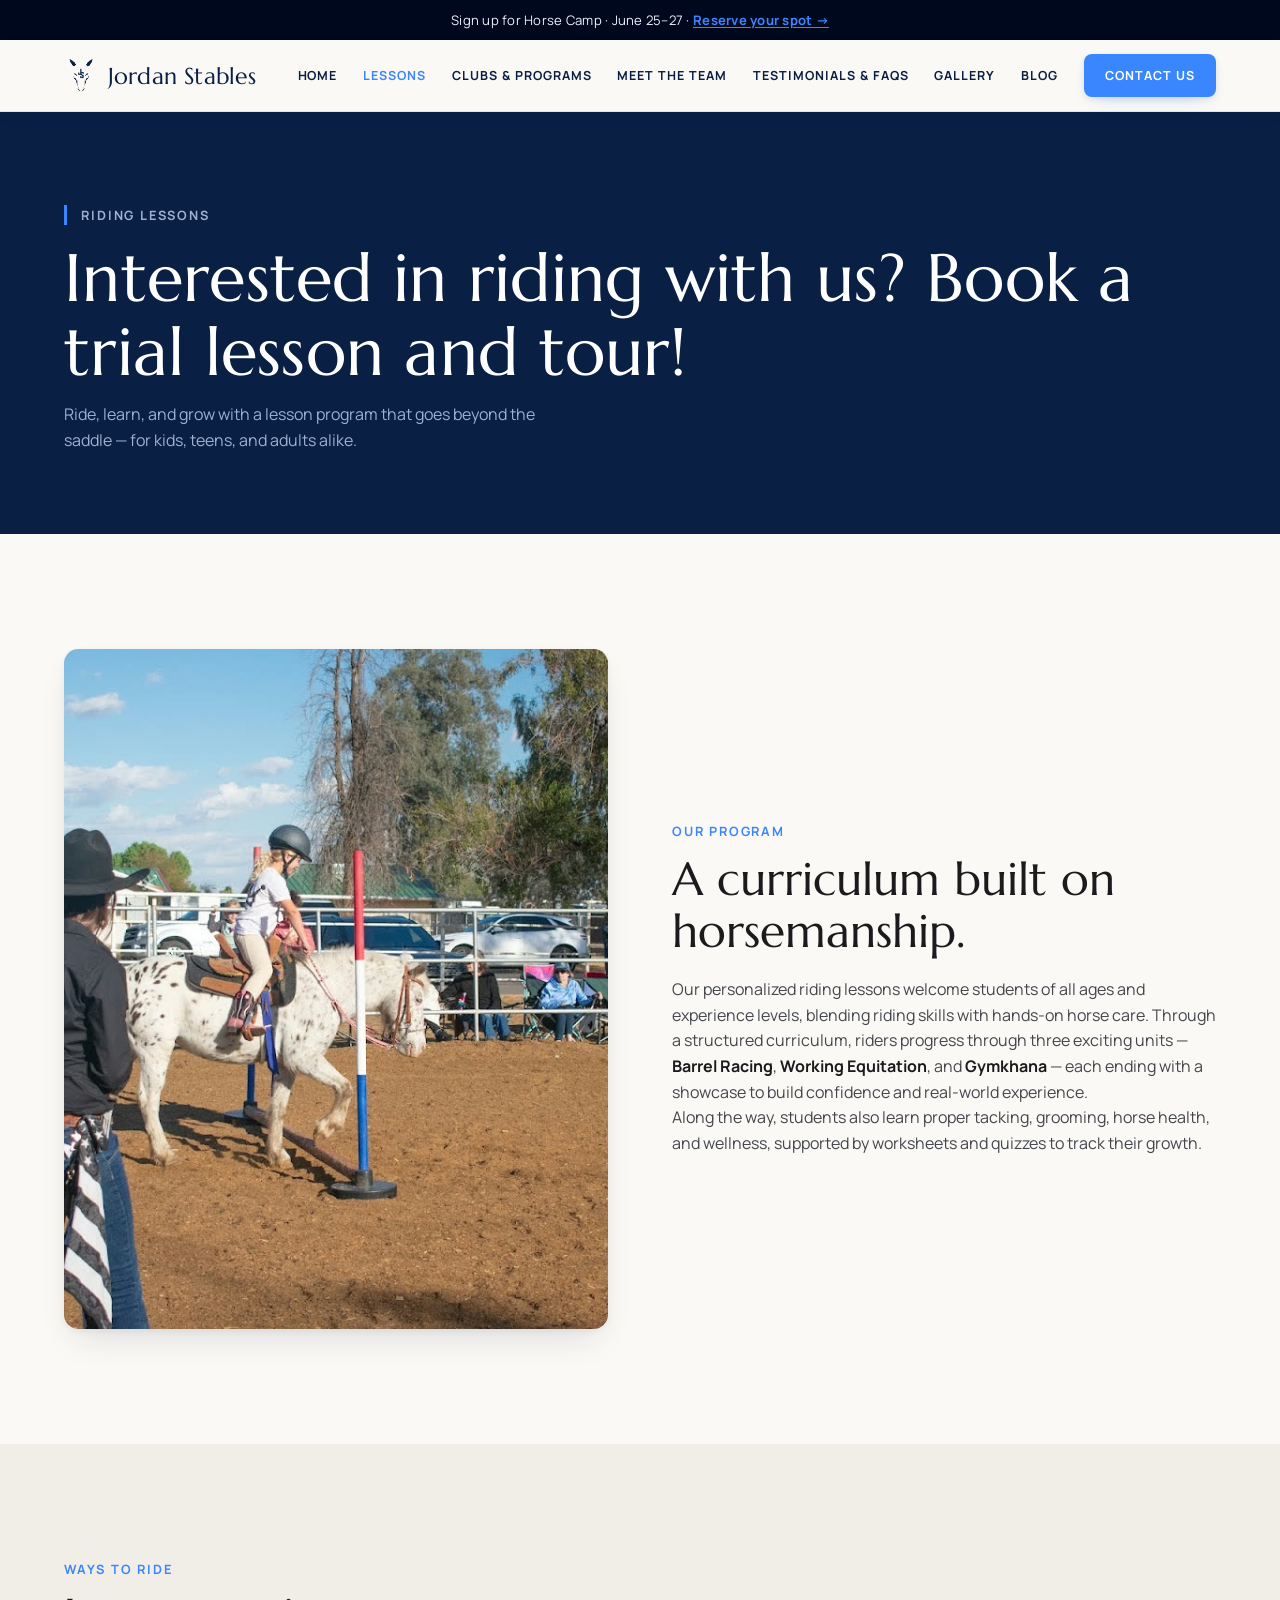
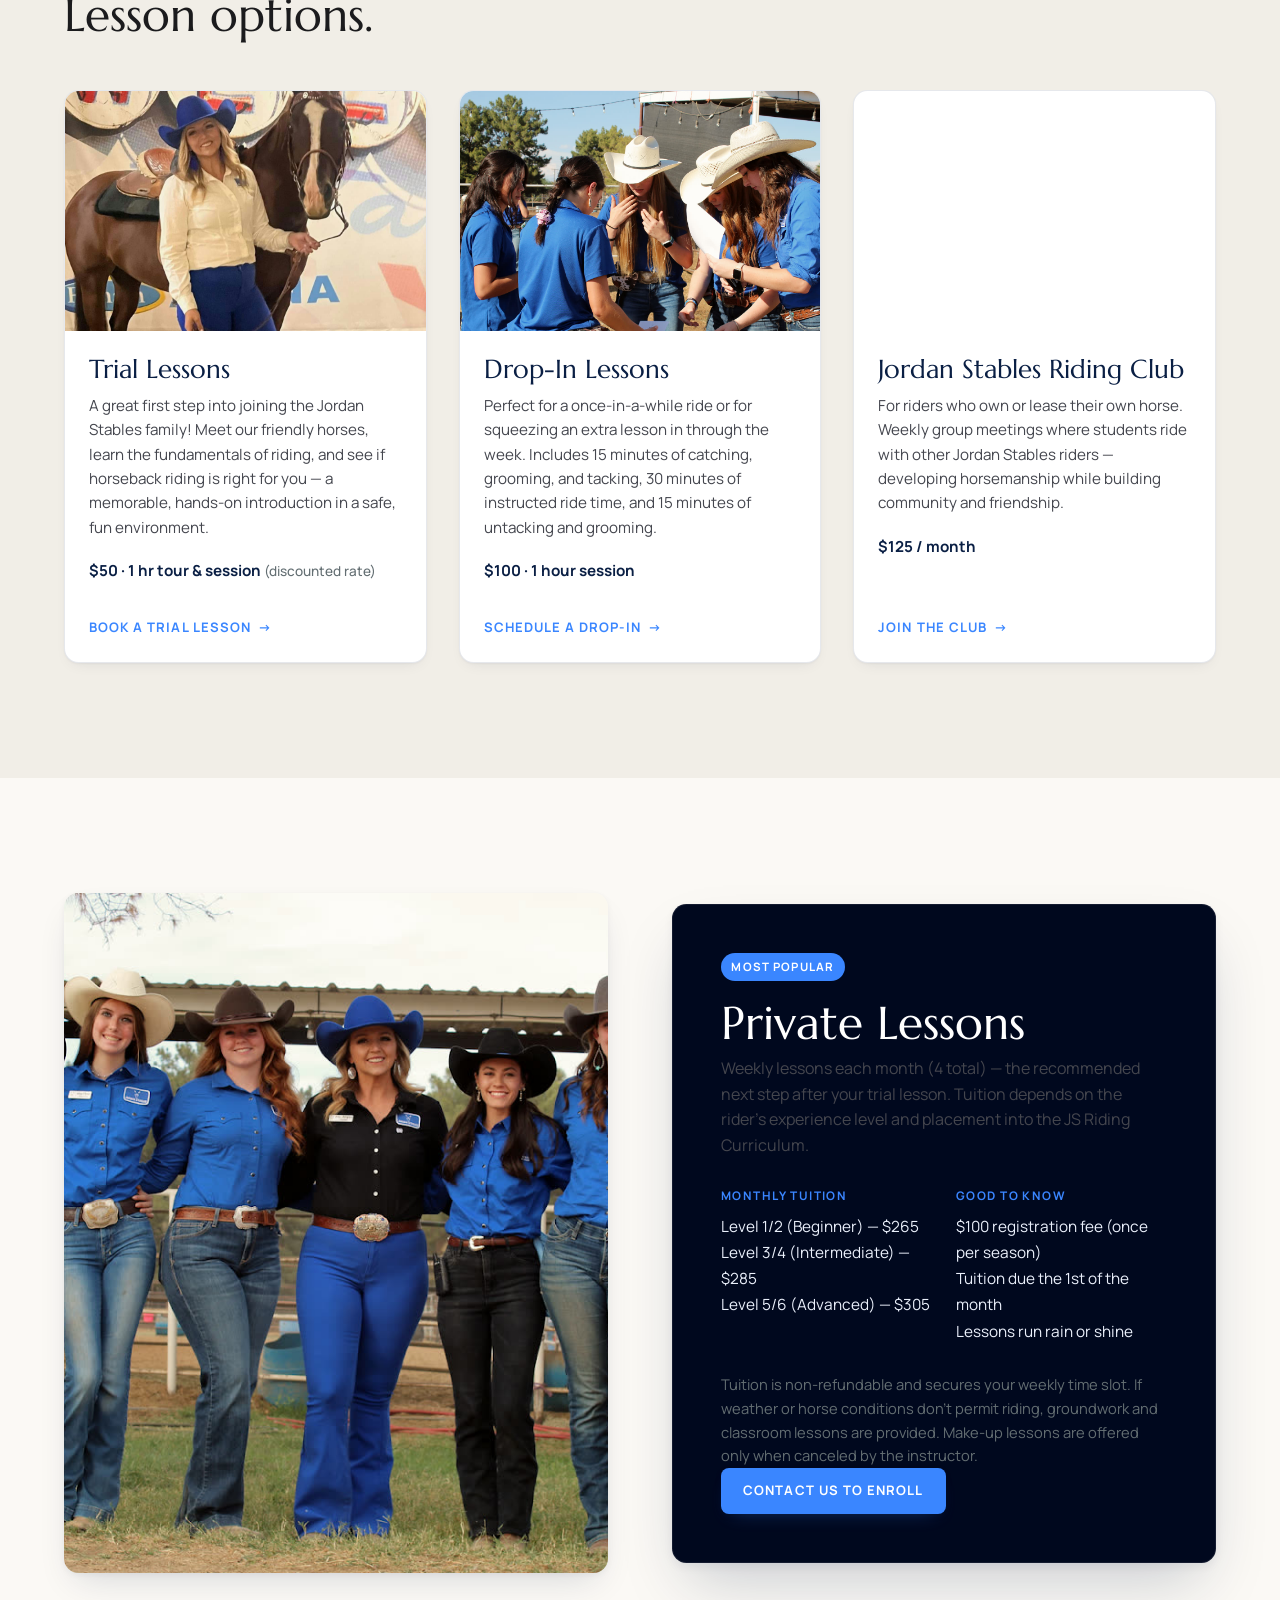
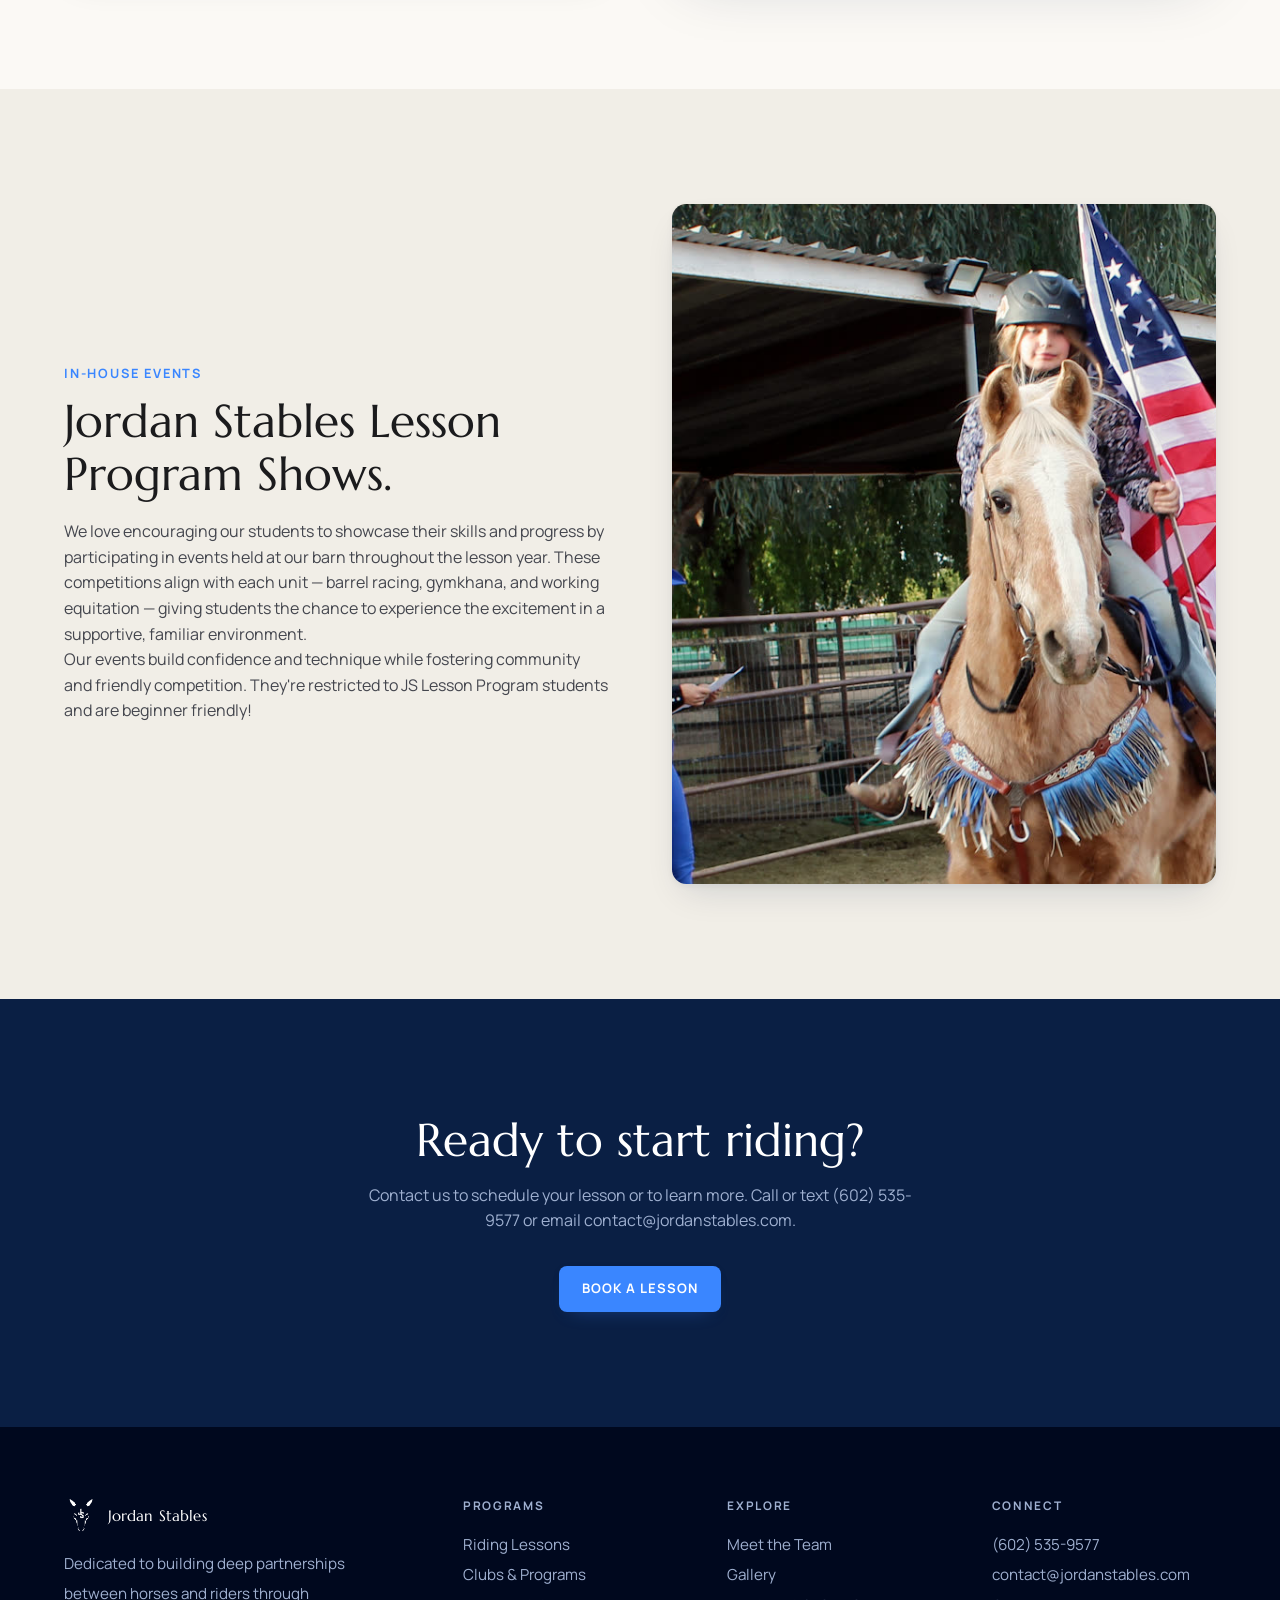
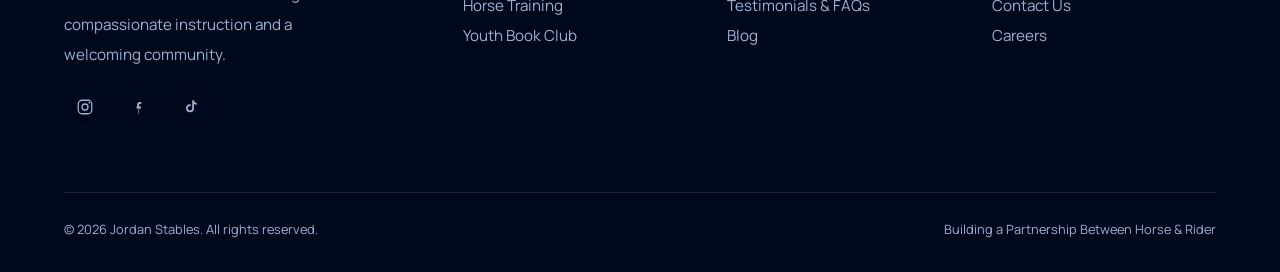
<file: public/lessons.html>
<!DOCTYPE html>
<html lang="en">
<head>
<meta charset="utf-8" />
<script>document.documentElement.classList.add('js');</script>
<meta name="viewport" content="width=device-width, initial-scale=1.0" />
<meta name="theme-color" content="#0A1F44" />
<link rel="icon" type="image/png" href="assets/img/favicon.png" />
<title>Riding Lessons — Jordan Stables</title>
<meta name="description" content="Personalized western riding lessons for all ages and levels at Jordan Stables — trial lessons, drop-ins, private tuition, riding club, and in-house shows." />
<link rel="preconnect" href="https://fonts.googleapis.com" />
<link rel="preconnect" href="https://fonts.gstatic.com" crossorigin />
<link href="https://fonts.googleapis.com/css2?family=Marcellus&family=Manrope:wght@400;500;600;700;800&display=swap" rel="stylesheet" />
<link rel="stylesheet" href="assets/css/site.css" />
<meta property="og:type" content="website" />
<meta property="og:site_name" content="Jordan Stables" />
<meta property="og:title" content="Riding Lessons — Jordan Stables" />
<meta property="og:description" content="Personalized western riding lessons for all ages and levels at Jordan Stables." />
<meta property="og:image" content="https://ka-testing2.com/assets/img/og-image.png" />
<meta property="og:image:width" content="1200" />
<meta property="og:image:height" content="630" />
<meta property="og:url" content="https://ka-testing2.com/lessons.html" />
<meta name="twitter:card" content="summary_large_image" />
<meta name="twitter:image" content="https://ka-testing2.com/assets/img/og-image.png" />
</head>
<body>
<div class="announce">Sign up for Horse Camp · June 25–27 · <a href="contact.html">Reserve your spot →</a></div>
<header class="site-header">
  <a class="brand" href="index.html"><img src="assets/img/logo-navy.png" alt="" /> Jordan Stables</a>
  <button class="nav-toggle" aria-label="Menu" aria-expanded="false"><span></span><span></span><span></span></button>
  <nav class="nav" aria-label="Primary">
    <a href="index.html">Home</a>
    <a class="active" href="lessons.html">Lessons</a>
    <a href="clubs-programs.html">Clubs &amp; Programs</a>
    <a href="meet-the-team.html">Meet the Team</a>
    <a href="testimonials-faqs.html">Testimonials &amp; FAQs</a>
    <a href="gallery.html">Gallery</a>
    <a href="blog.html">Blog</a>
    <a class="btn" href="contact.html">Contact Us</a>
  </nav>
</header>

<section class="page-head"><div class="container inner">
  <p class="eyebrow reveal">Riding Lessons</p>
  <h1 class="reveal" data-delay="1">Interested in riding with us? Book a trial lesson and tour!</h1>
  <p class="reveal" data-delay="2">Ride, learn, and grow with a lesson program that goes beyond the saddle — for kids, teens, and adults alike.</p>
</div></section>

<!-- CURRICULUM -->
<section class="section section--cream"><div class="container split">
  <div class="split__media reveal"><div class="feature__media"><img src="assets/img/lesson.jpg" alt="An instructor guiding a rider in the arena" loading="lazy" decoding="async" /></div></div>
  <div class="split__body reveal" data-delay="1">
    <p class="eyebrow">Our program</p>
    <h2 style="margin:0.7rem 0 1.2rem;">A curriculum built on horsemanship.</h2>
    <p class="measure-wide">Our personalized riding lessons welcome students of all ages and experience levels, blending riding skills with hands-on horse care. Through a structured curriculum, riders progress through three exciting units — <strong>Barrel Racing</strong>, <strong>Working Equitation</strong>, and <strong>Gymkhana</strong> — each ending with a showcase to build confidence and real-world experience.</p>
    <p class="measure-wide">Along the way, students also learn proper tacking, grooming, horse health, and wellness, supported by worksheets and quizzes to track their growth.</p>
  </div>
</div></section>

<!-- LESSON OPTIONS -->
<section class="section section--surface"><div class="container">
  <div class="reveal" style="margin-bottom:clamp(2rem,4vw,3rem);max-width:680px;"><p class="eyebrow">Ways to ride</p><h2 style="margin-top:0.6rem;">Lesson options.</h2></div>
  <div class="cards">
    <article class="card reveal">
      <div class="card__img"><img src="assets/img/western.jpg" alt="A first trial lesson" loading="lazy" decoding="async" /></div>
      <div class="card__body">
        <h3>Trial Lessons</h3>
        <p>A great first step into joining the Jordan Stables family! Meet our friendly horses, learn the fundamentals of riding, and see if horseback riding is right for you — a memorable, hands-on introduction in a safe, fun environment.</p>
        <p class="price">$50 · 1 hr tour &amp; session <span class="price__note">(discounted rate)</span></p>
        <a class="tlink" href="contact.html">Book a trial lesson <span class="arw">→</span></a>
      </div>
    </article>
    <article class="card reveal" data-delay="1">
      <div class="card__img"><img src="assets/img/community.jpg" alt="A drop-in lesson" loading="lazy" decoding="async" /></div>
      <div class="card__body">
        <h3>Drop-In Lessons</h3>
        <p>Perfect for a once-in-a-while ride or for squeezing an extra lesson in through the week. Includes 15 minutes of catching, grooming, and tacking, 30 minutes of instructed ride time, and 15 minutes of untacking and grooming.</p>
        <p class="price">$100 · 1 hour session</p>
        <a class="tlink" href="contact.html">Schedule a drop-in <span class="arw">→</span></a>
      </div>
    </article>
    <article class="card reveal" data-delay="2">
      <div class="card__img"><img src="assets/img/sunset.jpg" alt="The Jordan Stables Riding Club" loading="lazy" decoding="async" /></div>
      <div class="card__body">
        <h3>Jordan Stables Riding Club</h3>
        <p>For riders who own or lease their own horse. Weekly group meetings where students ride with other Jordan Stables riders — developing horsemanship while building community and friendship.</p>
        <p class="price">$125 / month</p>
        <a class="tlink" href="contact.html">Join the club <span class="arw">→</span></a>
      </div>
    </article>
  </div>
</div></section>

<!-- PRIVATE LESSONS -->
<section class="section section--cream"><div class="container split">
  <div class="split__media reveal"><div class="feature__media"><img src="assets/img/team.jpg" alt="A private riding lesson" loading="lazy" decoding="async" /></div></div>
  <div class="split__body reveal" data-delay="1">
    <div class="campcard">
      <span class="badge">Most Popular</span>
      <h2 style="margin:1rem 0 0.4rem;">Private Lessons</h2>
      <p>Weekly lessons each month (4 total) — the recommended next step after your trial lesson. Tuition depends on the rider's experience level and placement into the JS Riding Curriculum.</p>
      <div class="camp-meta">
        <div><div class="k">Monthly Tuition</div><div class="v">Level 1/2 (Beginner) — $265<br />Level 3/4 (Intermediate) — $285<br />Level 5/6 (Advanced) — $305</div></div>
        <div><div class="k">Good to know</div><div class="v">$100 registration fee (once per season)<br />Tuition due the 1st of the month<br />Lessons run rain or shine</div></div>
      </div>
      <p style="font-size:0.92rem;color:var(--gray);margin-top:0.4rem;">Tuition is non-refundable and secures your weekly time slot. If weather or horse conditions don't permit riding, groundwork and classroom lessons are provided. Make-up lessons are offered only when canceled by the instructor.</p>
      <a class="btn" href="contact.html">Contact Us to Enroll</a>
    </div>
  </div>
</div></section>

<!-- SHOWS -->
<section class="section section--surface"><div class="container split split--media-right">
  <div class="split__media reveal"><div class="feature__media"><img src="assets/img/flag.jpg" alt="A Jordan Stables lesson program show" loading="lazy" decoding="async" /></div></div>
  <div class="split__body reveal" data-delay="1">
    <p class="eyebrow">In-house events</p>
    <h2 style="margin:0.7rem 0 1.2rem;">Jordan Stables Lesson Program Shows.</h2>
    <p class="measure-wide">We love encouraging our students to showcase their skills and progress by participating in events held at our barn throughout the lesson year. These competitions align with each unit — barrel racing, gymkhana, and working equitation — giving students the chance to experience the excitement in a supportive, familiar environment.</p>
    <p class="measure-wide">Our events build confidence and technique while fostering community and friendly competition. They're restricted to JS Lesson Program students and are beginner friendly!</p>
  </div>
</div></section>

<!-- CTA -->
<section class="section section--navy"><div class="container center" style="max-width:680px;margin-inline:auto;">
  <h2 class="reveal" style="color:#fff;">Ready to start riding?</h2>
  <p class="reveal" data-delay="1" style="margin:1rem auto 2rem;">Contact us to schedule your lesson or to learn more. Call or text (602) 535-9577 or email contact@jordanstables.com.</p>
  <a class="btn reveal" data-delay="2" href="contact.html">Book a Lesson</a>
</div></section>

<footer class="site-footer">
  <div class="container">
    <div class="footer-grid">
      <div>
        <a class="brand" href="index.html"><img src="assets/img/logo-white.png" alt="" /> Jordan Stables</a>
        <p class="footer-about">Dedicated to building deep partnerships between horses and riders through compassionate instruction and a welcoming community.</p>
        <div class="social">
          <a href="https://www.instagram.com/jordanstablesaz/" target="_blank" rel="noopener" aria-label="Instagram"><svg viewBox="0 0 24 24" fill="none" stroke="currentColor" stroke-width="1.7"><rect x="3" y="3" width="18" height="18" rx="5"/><circle cx="12" cy="12" r="4"/><circle cx="17.6" cy="6.4" r="1.1" fill="currentColor" stroke="none"/></svg></a>
          <a href="https://www.facebook.com/jordanstablesaz" target="_blank" rel="noopener" aria-label="Facebook"><svg viewBox="0 0 24 24" fill="currentColor"><path d="M13.5 21v-7h2.3l.4-2.8h-2.7V9.3c0-.8.3-1.4 1.5-1.4h1.3V5.4c-.3 0-1.1-.1-2-.1-2 0-3.4 1.2-3.4 3.5v2.4H10V14h2.6v7z"/></svg></a>
          <a href="https://www.tiktok.com/@jordan.stables" target="_blank" rel="noopener" aria-label="TikTok"><svg viewBox="0 0 24 24" fill="currentColor"><path d="M16 3c.3 2.1 1.6 3.6 3.7 3.8v2.3c-1.3.1-2.5-.3-3.7-1v5.6a5.3 5.3 0 1 1-5.3-5.3c.3 0 .6 0 .9.1v2.4a2.9 2.9 0 1 0 2 2.8V3H16z"/></svg></a>
        </div>
      </div>
      <div><h4>Programs</h4><ul><li><a href="lessons.html">Riding Lessons</a></li><li><a href="clubs-programs.html">Clubs &amp; Programs</a></li><li><a href="lessons.html">Horse Training</a></li><li><a href="clubs-programs.html">Youth Book Club</a></li></ul></div>
      <div><h4>Explore</h4><ul><li><a href="meet-the-team.html">Meet the Team</a></li><li><a href="gallery.html">Gallery</a></li><li><a href="testimonials-faqs.html">Testimonials &amp; FAQs</a></li><li><a href="blog.html">Blog</a></li></ul></div>
      <div><h4>Connect</h4><ul><li><a href="tel:+16025359577">(602) 535-9577</a></li><li><a href="mailto:contact@jordanstables.com">contact@jordanstables.com</a></li><li><a href="contact.html">Contact Us</a></li><li><a href="careers.html">Careers</a></li></ul></div>
    </div>
    <div class="footer-bottom"><span>© 2026 Jordan Stables. All rights reserved.</span><span>Building a Partnership Between Horse &amp; Rider</span></div>
  </div>
</footer>
<script src="assets/js/site.js" defer></script>
</body>
</html>
</file>
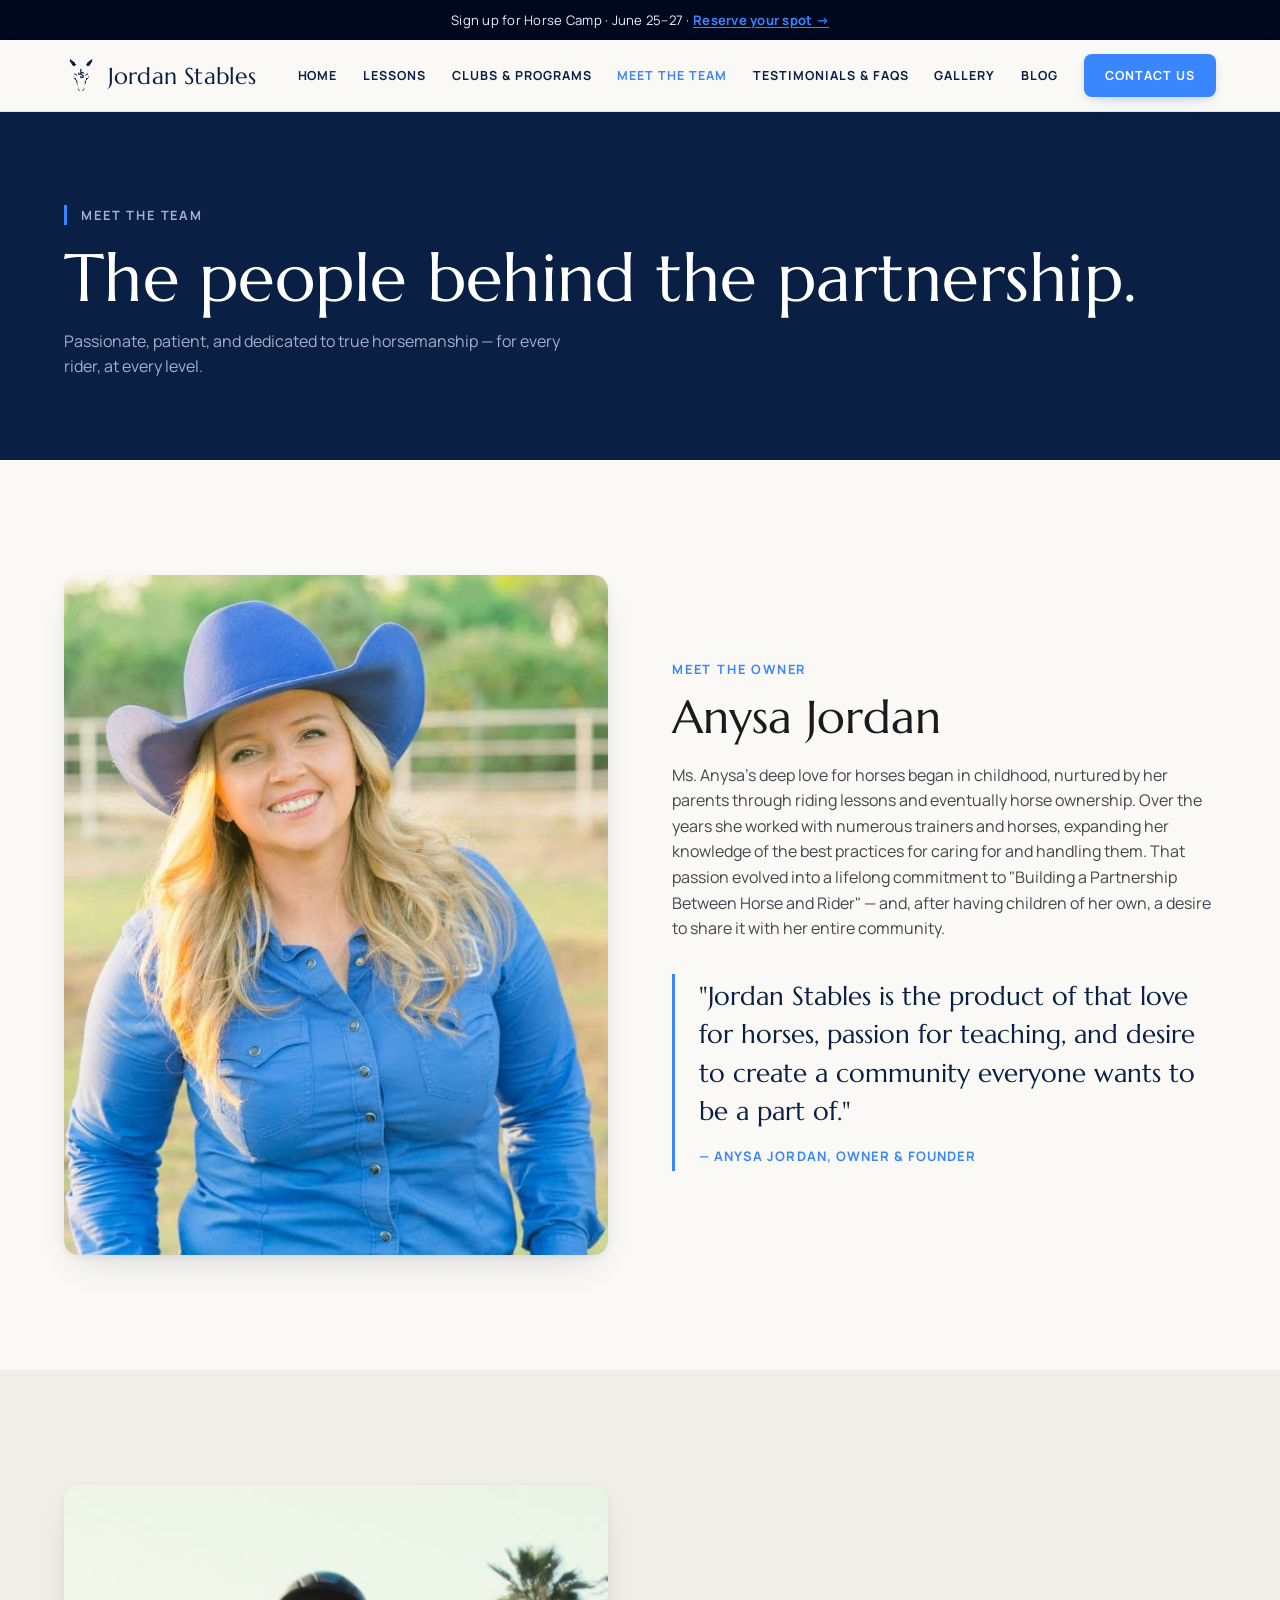
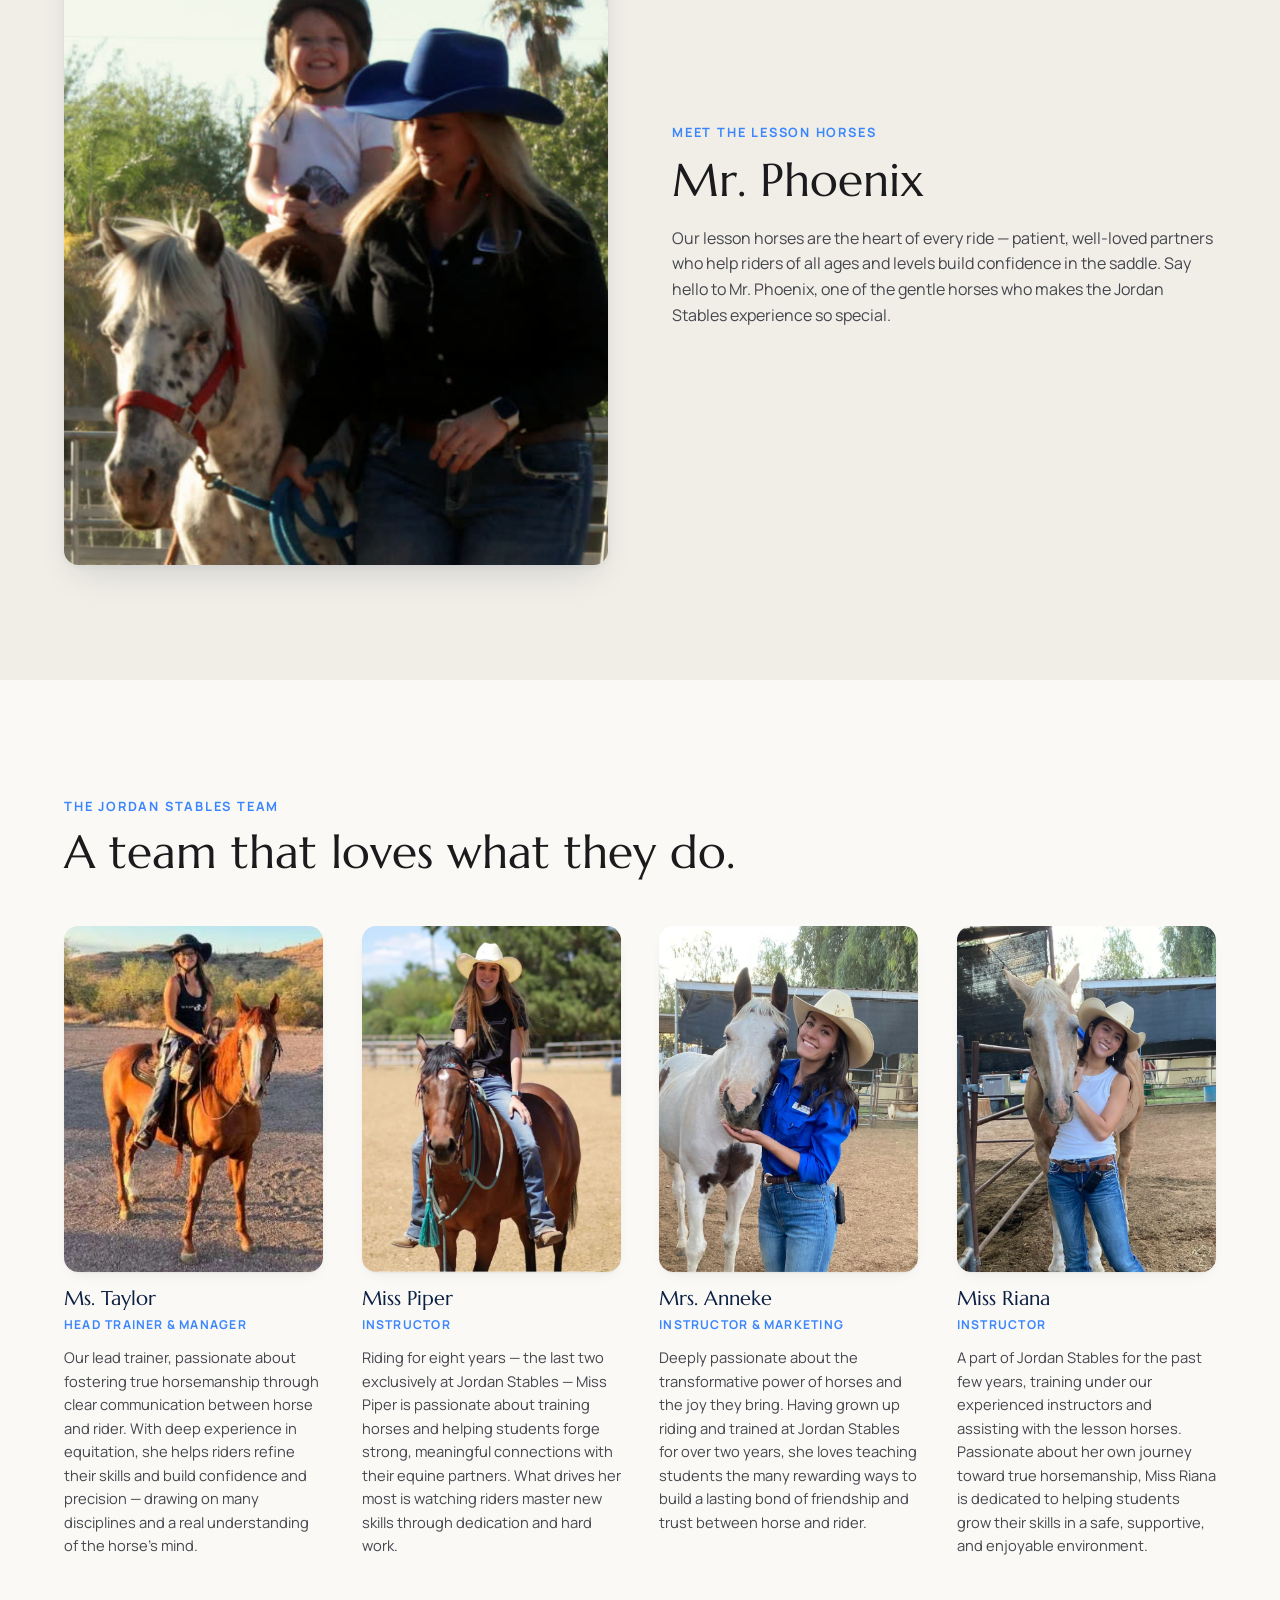
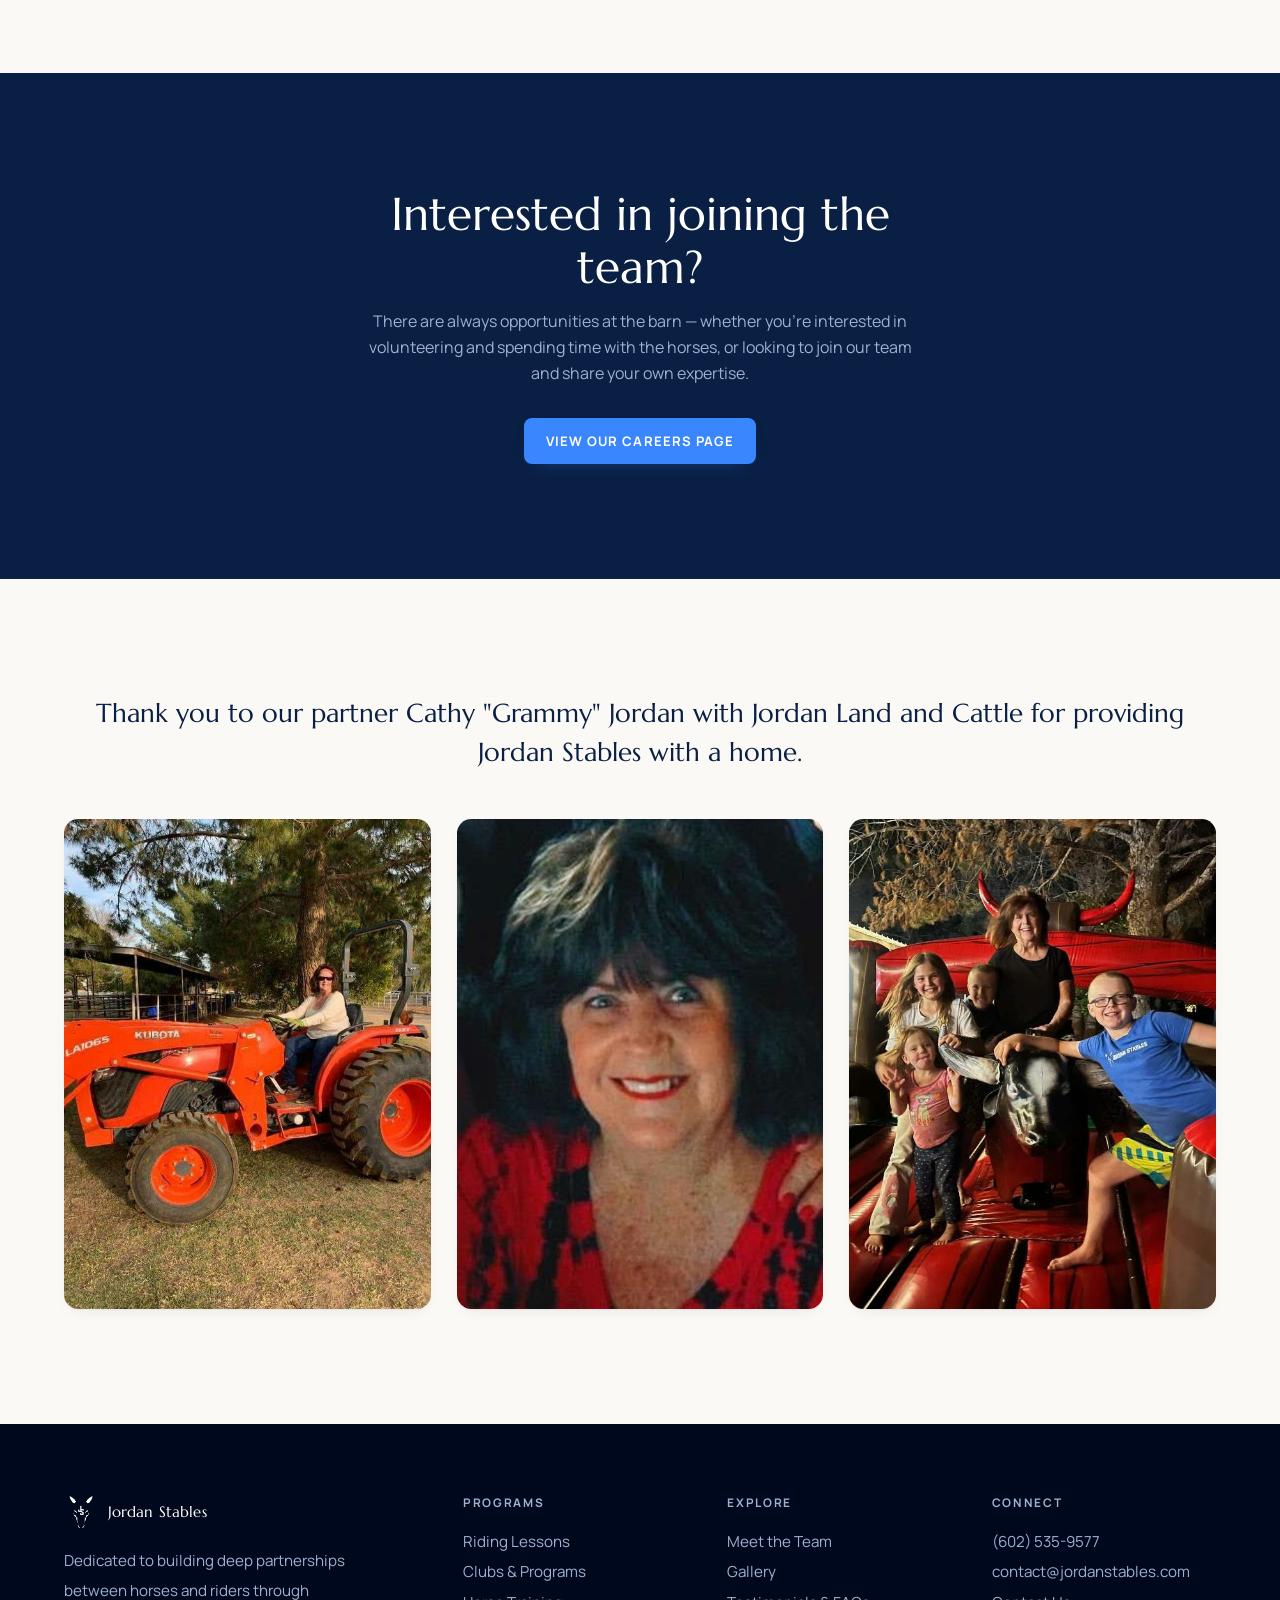
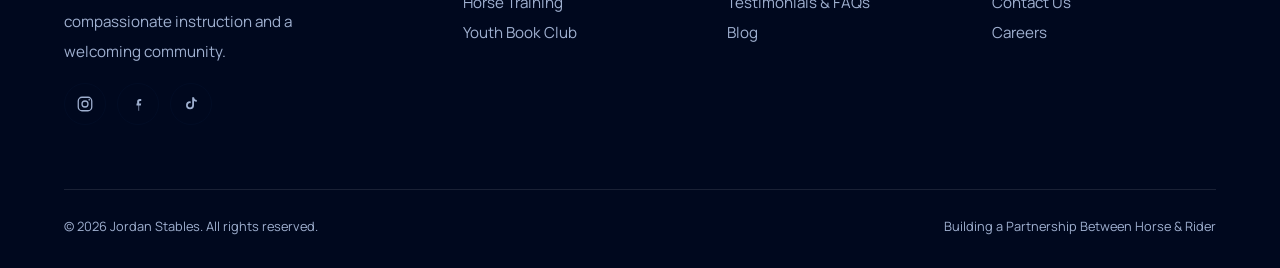
<file: public/meet-the-team.html>
<!DOCTYPE html>
<html lang="en">
<head>
<meta charset="utf-8" />
<script>document.documentElement.classList.add('js');</script>
<meta name="viewport" content="width=device-width, initial-scale=1.0" />
<meta name="theme-color" content="#0A1F44" />
<link rel="icon" type="image/png" href="assets/img/favicon.png" />
<title>Meet the Team — Jordan Stables</title>
<meta name="description" content="Meet Anysa Jordan and the Jordan Stables team — Ms. Taylor, Miss Piper, Mrs. Anneke, and Miss Riana — passionate instructors dedicated to true horsemanship." />
<link rel="preconnect" href="https://fonts.googleapis.com" />
<link rel="preconnect" href="https://fonts.gstatic.com" crossorigin />
<link href="https://fonts.googleapis.com/css2?family=Marcellus&family=Manrope:wght@400;500;600;700;800&display=swap" rel="stylesheet" />
<link rel="stylesheet" href="assets/css/site.css" />
<meta property="og:type" content="website" />
<meta property="og:site_name" content="Jordan Stables" />
<meta property="og:title" content="Meet the Team — Jordan Stables" />
<meta property="og:description" content="The passionate instructors behind Jordan Stables." />
<meta property="og:image" content="https://ka-testing2.com/assets/img/og-image.png" />
<meta property="og:image:width" content="1200" />
<meta property="og:image:height" content="630" />
<meta property="og:url" content="https://ka-testing2.com/meet-the-team.html" />
<meta name="twitter:card" content="summary_large_image" />
<meta name="twitter:image" content="https://ka-testing2.com/assets/img/og-image.png" />
</head>
<body>
<div class="announce">Sign up for Horse Camp · June 25–27 · <a href="contact.html">Reserve your spot →</a></div>
<header class="site-header">
  <a class="brand" href="index.html"><img src="assets/img/logo-navy.png" alt="" /> Jordan Stables</a>
  <button class="nav-toggle" aria-label="Menu" aria-expanded="false"><span></span><span></span><span></span></button>
  <nav class="nav" aria-label="Primary">
    <a href="index.html">Home</a>
    <a href="lessons.html">Lessons</a>
    <a href="clubs-programs.html">Clubs &amp; Programs</a>
    <a class="active" href="meet-the-team.html">Meet the Team</a>
    <a href="testimonials-faqs.html">Testimonials &amp; FAQs</a>
    <a href="gallery.html">Gallery</a>
    <a href="blog.html">Blog</a>
    <a class="btn" href="contact.html">Contact Us</a>
  </nav>
</header>

<section class="page-head"><div class="container inner">
  <p class="eyebrow reveal">Meet the Team</p>
  <h1 class="reveal" data-delay="1">The people behind the partnership.</h1>
  <p class="reveal" data-delay="2">Passionate, patient, and dedicated to true horsemanship — for every rider, at every level.</p>
</div></section>

<!-- OWNER -->
<section class="section section--cream"><div class="container split">
  <div class="split__media reveal"><div class="feature__media"><img src="assets/img/anysa.jpg" alt="Anysa Jordan, Owner & Founder" loading="lazy" decoding="async" /></div></div>
  <div class="split__body reveal" data-delay="1">
    <p class="eyebrow">Meet the Owner</p>
    <h2 style="margin:0.7rem 0 1.2rem;">Anysa Jordan</h2>
    <p class="measure-wide">Ms. Anysa's deep love for horses began in childhood, nurtured by her parents through riding lessons and eventually horse ownership. Over the years she worked with numerous trainers and horses, expanding her knowledge of the best practices for caring for and handling them. That passion evolved into a lifelong commitment to "Building a Partnership Between Horse and Rider" — and, after having children of her own, a desire to share it with her entire community.</p>
    <blockquote class="pullquote"><p>"Jordan Stables is the product of that love for horses, passion for teaching, and desire to create a community everyone wants to be a part of."</p><cite>— Anysa Jordan, Owner &amp; Founder</cite></blockquote>
  </div>
</div></section>

<!-- LESSON HORSES -->
<section class="section section--surface"><div class="container split">
  <div class="split__media reveal"><div class="feature__media"><img src="assets/img/sunset.jpg" alt="Mr. Phoenix, a Jordan Stables lesson horse" loading="lazy" decoding="async" /></div></div>
  <div class="split__body reveal" data-delay="1">
    <p class="eyebrow">Meet the Lesson Horses</p>
    <h2 style="margin:0.7rem 0 1.2rem;">Mr. Phoenix</h2>
    <p class="measure-wide">Our lesson horses are the heart of every ride — patient, well-loved partners who help riders of all ages and levels build confidence in the saddle. Say hello to Mr. Phoenix, one of the gentle horses who makes the Jordan Stables experience so special.</p>
  </div>
</div></section>

<!-- TEAM -->
<section class="section section--cream"><div class="container">
  <div class="reveal" style="margin-bottom:clamp(2rem,4vw,3rem);max-width:680px;">
    <p class="eyebrow">The Jordan Stables Team</p>
    <h2 style="margin-top:0.6rem;">A team that loves what they do.</h2>
  </div>
  <div class="team team--4">
    <article class="member reveal">
      <div class="member__photo"><img src="assets/img/taylor.jpg" alt="Ms. Taylor, Head Trainer & Manager" loading="lazy" decoding="async" /></div>
      <h3 class="member__name">Ms. Taylor</h3>
      <p class="member__role">Head Trainer &amp; Manager</p>
      <p class="member__bio">Our lead trainer, passionate about fostering true horsemanship through clear communication between horse and rider. With deep experience in equitation, she helps riders refine their skills and build confidence and precision — drawing on many disciplines and a real understanding of the horse's mind.</p>
    </article>
    <article class="member reveal" data-delay="1">
      <div class="member__photo"><img src="assets/img/piper.jpg" alt="Miss Piper, Instructor" loading="lazy" decoding="async" /></div>
      <h3 class="member__name">Miss Piper</h3>
      <p class="member__role">Instructor</p>
      <p class="member__bio">Riding for eight years — the last two exclusively at Jordan Stables — Miss Piper is passionate about training horses and helping students forge strong, meaningful connections with their equine partners. What drives her most is watching riders master new skills through dedication and hard work.</p>
    </article>
    <article class="member reveal" data-delay="2">
      <div class="member__photo"><img src="assets/img/anneke.jpg" alt="Mrs. Anneke, Instructor & Marketing" loading="lazy" decoding="async" /></div>
      <h3 class="member__name">Mrs. Anneke</h3>
      <p class="member__role">Instructor &amp; Marketing</p>
      <p class="member__bio">Deeply passionate about the transformative power of horses and the joy they bring. Having grown up riding and trained at Jordan Stables for over two years, she loves teaching students the many rewarding ways to build a lasting bond of friendship and trust between horse and rider.</p>
    </article>
    <article class="member reveal" data-delay="3">
      <div class="member__photo"><img src="assets/img/riana.jpg" alt="Miss Riana, Instructor" loading="lazy" decoding="async" /></div>
      <h3 class="member__name">Miss Riana</h3>
      <p class="member__role">Instructor</p>
      <p class="member__bio">A part of Jordan Stables for the past few years, training under our experienced instructors and assisting with the lesson horses. Passionate about her own journey toward true horsemanship, Miss Riana is dedicated to helping students grow their skills in a safe, supportive, and enjoyable environment.</p>
    </article>
  </div>
</div></section>

<!-- JOIN -->
<section class="section section--navy"><div class="container center" style="max-width:680px;margin-inline:auto;">
  <h2 class="reveal" style="color:#fff;">Interested in joining the team?</h2>
  <p class="reveal" data-delay="1" style="margin:1rem auto 2rem;">There are always opportunities at the barn — whether you're interested in volunteering and spending time with the horses, or looking to join our team and share your own expertise.</p>
  <a class="btn reveal" data-delay="2" href="careers.html">View Our Careers Page</a>
</div></section>

<!-- PARTNER THANK-YOU -->
<section class="section section--cream"><div class="container">
  <p class="partner__text reveal">Thank you to our partner Cathy "Grammy" Jordan with Jordan Land and Cattle for providing Jordan Stables with a home.</p>
  <div class="partner-imgs reveal" data-delay="1">
    <img src="assets/img/grammy-tractor.jpg" alt="Cathy &lsquo;Grammy&rsquo; Jordan on the ranch tractor" loading="lazy" decoding="async" />
    <img src="assets/img/grammy.jpg" alt="Cathy &lsquo;Grammy&rsquo; Jordan" loading="lazy" decoding="async" />
    <img src="assets/img/grammy-kids.jpg" alt="Grammy Jordan with her grandchildren at the barn" loading="lazy" decoding="async" />
  </div>
</div></section>

<footer class="site-footer">
  <div class="container">
    <div class="footer-grid">
      <div>
        <a class="brand" href="index.html"><img src="assets/img/logo-white.png" alt="" /> Jordan Stables</a>
        <p class="footer-about">Dedicated to building deep partnerships between horses and riders through compassionate instruction and a welcoming community.</p>
        <div class="social">
          <a href="https://www.instagram.com/jordanstablesaz/" target="_blank" rel="noopener" aria-label="Instagram"><svg viewBox="0 0 24 24" fill="none" stroke="currentColor" stroke-width="1.7"><rect x="3" y="3" width="18" height="18" rx="5"/><circle cx="12" cy="12" r="4"/><circle cx="17.6" cy="6.4" r="1.1" fill="currentColor" stroke="none"/></svg></a>
          <a href="https://www.facebook.com/jordanstablesaz" target="_blank" rel="noopener" aria-label="Facebook"><svg viewBox="0 0 24 24" fill="currentColor"><path d="M13.5 21v-7h2.3l.4-2.8h-2.7V9.3c0-.8.3-1.4 1.5-1.4h1.3V5.4c-.3 0-1.1-.1-2-.1-2 0-3.4 1.2-3.4 3.5v2.4H10V14h2.6v7z"/></svg></a>
          <a href="https://www.tiktok.com/@jordan.stables" target="_blank" rel="noopener" aria-label="TikTok"><svg viewBox="0 0 24 24" fill="currentColor"><path d="M16 3c.3 2.1 1.6 3.6 3.7 3.8v2.3c-1.3.1-2.5-.3-3.7-1v5.6a5.3 5.3 0 1 1-5.3-5.3c.3 0 .6 0 .9.1v2.4a2.9 2.9 0 1 0 2 2.8V3H16z"/></svg></a>
        </div>
      </div>
      <div><h4>Programs</h4><ul><li><a href="lessons.html">Riding Lessons</a></li><li><a href="clubs-programs.html">Clubs &amp; Programs</a></li><li><a href="lessons.html">Horse Training</a></li><li><a href="clubs-programs.html">Youth Book Club</a></li></ul></div>
      <div><h4>Explore</h4><ul><li><a href="meet-the-team.html">Meet the Team</a></li><li><a href="gallery.html">Gallery</a></li><li><a href="testimonials-faqs.html">Testimonials &amp; FAQs</a></li><li><a href="blog.html">Blog</a></li></ul></div>
      <div><h4>Connect</h4><ul><li><a href="tel:+16025359577">(602) 535-9577</a></li><li><a href="mailto:contact@jordanstables.com">contact@jordanstables.com</a></li><li><a href="contact.html">Contact Us</a></li><li><a href="careers.html">Careers</a></li></ul></div>
    </div>
    <div class="footer-bottom"><span>© 2026 Jordan Stables. All rights reserved.</span><span>Building a Partnership Between Horse &amp; Rider</span></div>
  </div>
</footer>
<script src="assets/js/site.js" defer></script>
</body>
</html>
</file>
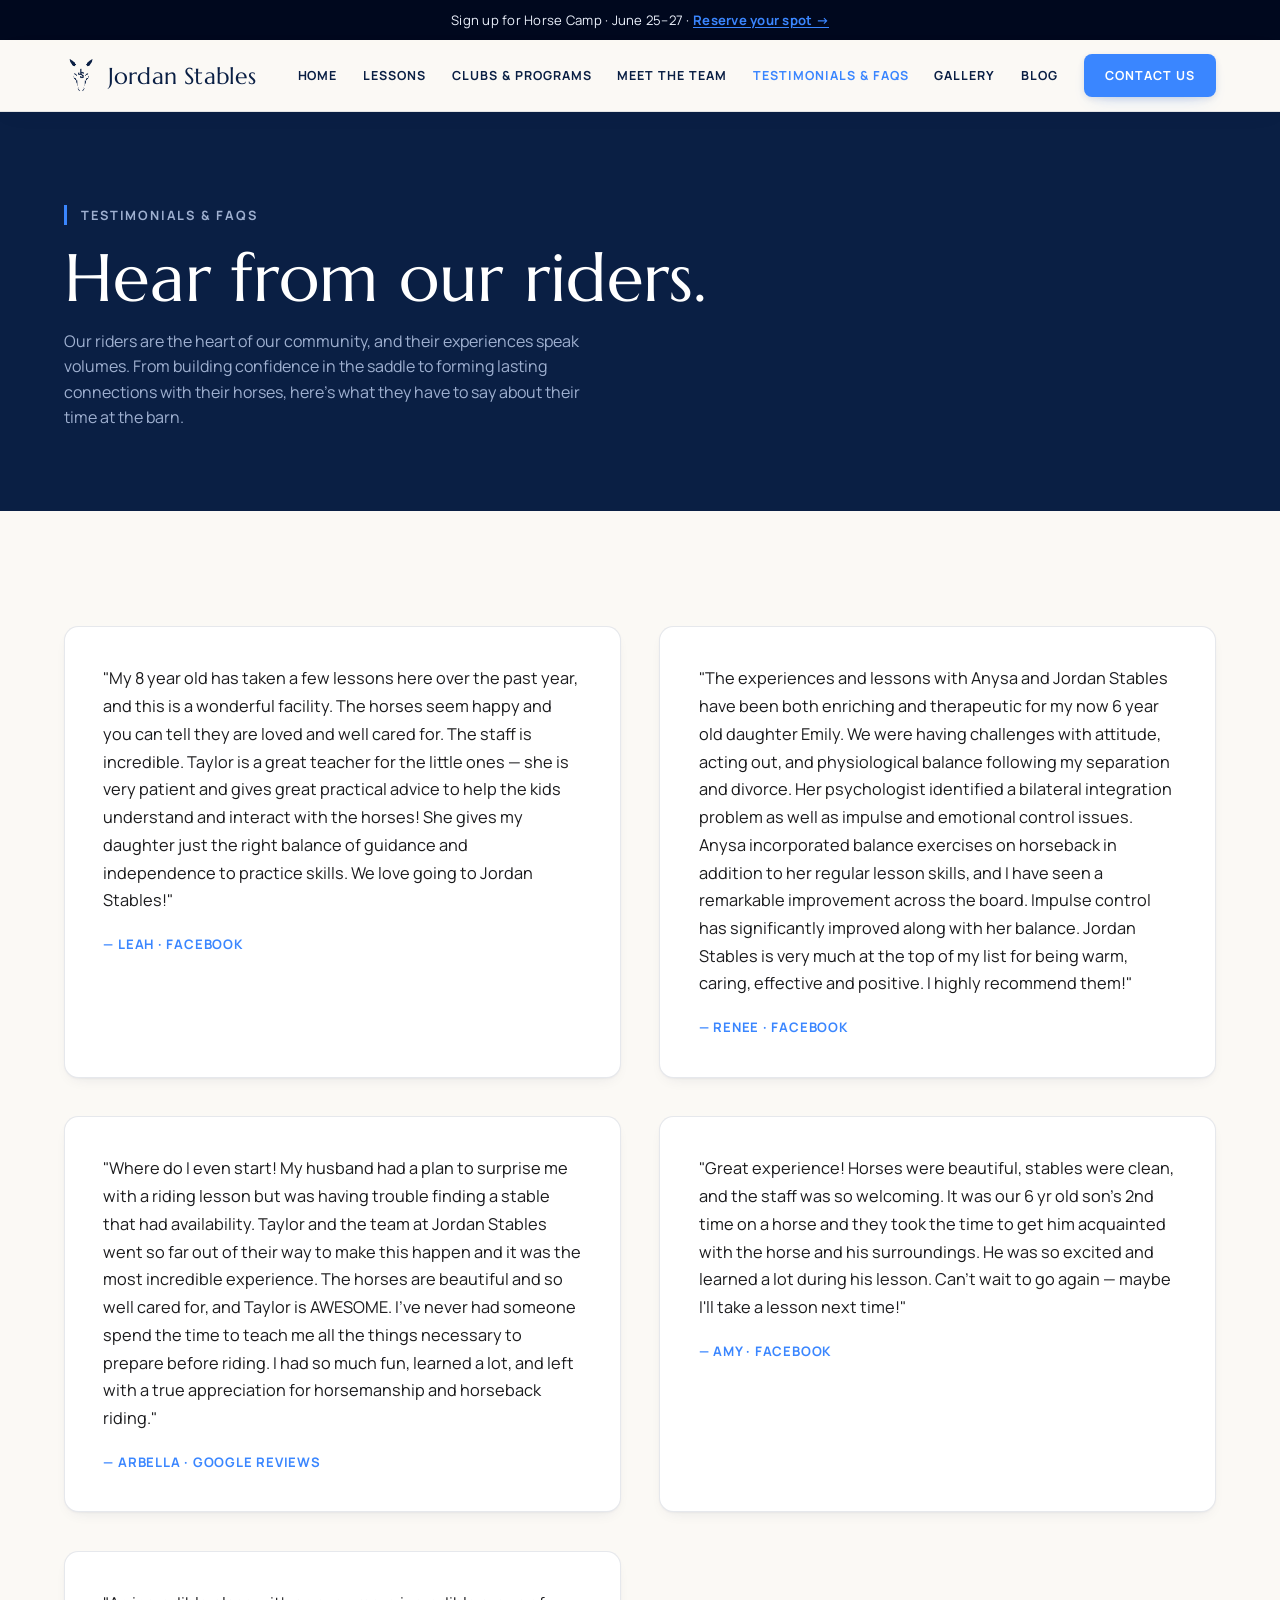
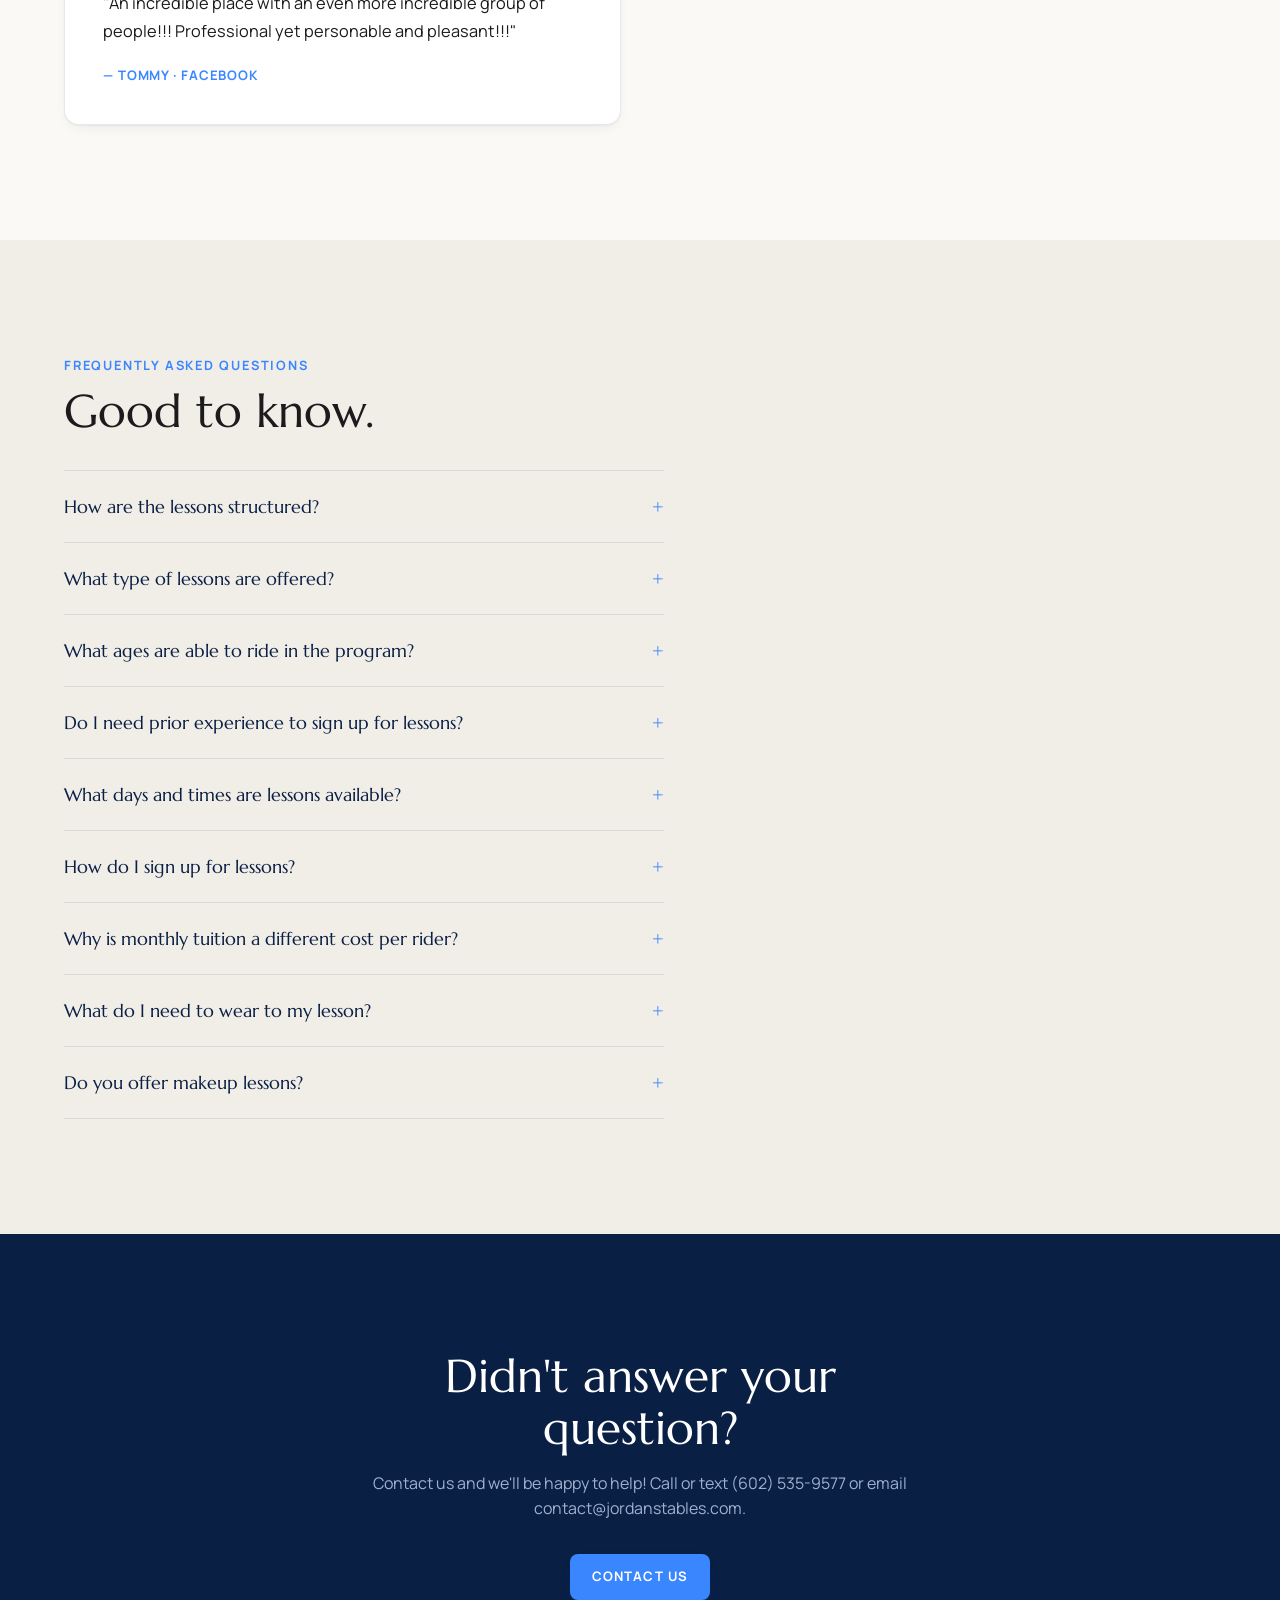
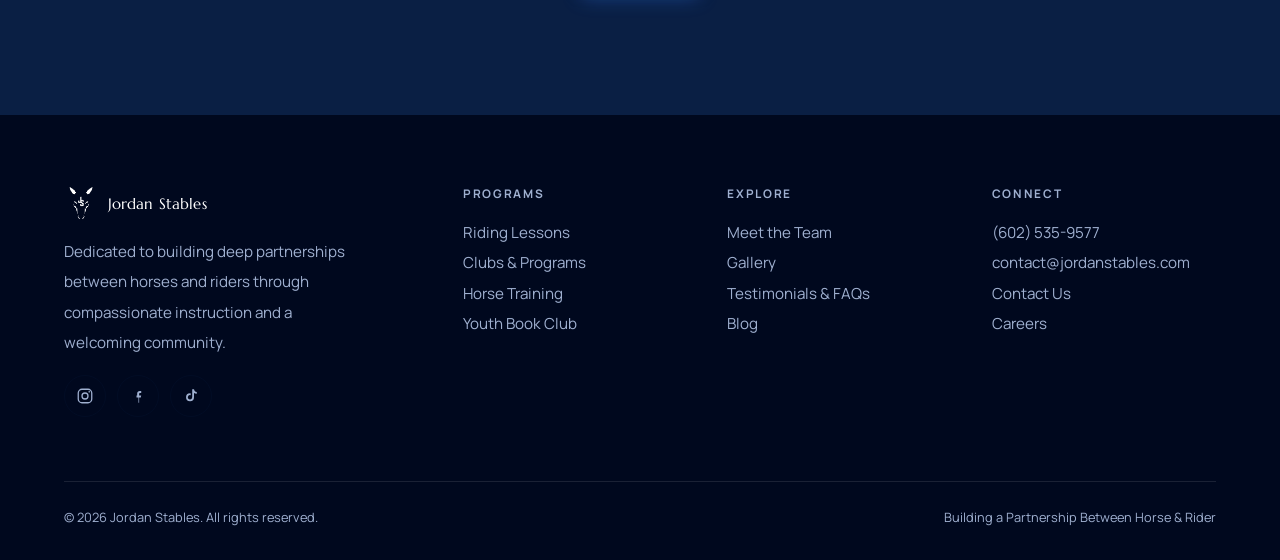
<file: public/testimonials-faqs.html>
<!DOCTYPE html>
<html lang="en">
<head>
<meta charset="utf-8" />
<script>document.documentElement.classList.add('js');</script>
<meta name="viewport" content="width=device-width, initial-scale=1.0" />
<meta name="theme-color" content="#0A1F44" />
<link rel="icon" type="image/png" href="assets/img/favicon.png" />
<title>Testimonials & FAQs — Jordan Stables</title>
<meta name="description" content="Hear from Jordan Stables riders and families, and find answers to common questions about lessons, ages, attire, pricing, and getting started." />
<link rel="preconnect" href="https://fonts.googleapis.com" />
<link rel="preconnect" href="https://fonts.gstatic.com" crossorigin />
<link href="https://fonts.googleapis.com/css2?family=Marcellus&family=Manrope:wght@400;500;600;700;800&display=swap" rel="stylesheet" />
<link rel="stylesheet" href="assets/css/site.css" />
<meta property="og:type" content="website" />
<meta property="og:site_name" content="Jordan Stables" />
<meta property="og:title" content="Testimonials & FAQs — Jordan Stables" />
<meta property="og:description" content="Hear from Jordan Stables families and find answers to common questions." />
<meta property="og:image" content="https://ka-testing2.com/assets/img/og-image.png" />
<meta property="og:image:width" content="1200" />
<meta property="og:image:height" content="630" />
<meta property="og:url" content="https://ka-testing2.com/testimonials-faqs.html" />
<meta name="twitter:card" content="summary_large_image" />
<meta name="twitter:image" content="https://ka-testing2.com/assets/img/og-image.png" />
</head>
<body>
<div class="announce">Sign up for Horse Camp · June 25–27 · <a href="contact.html">Reserve your spot →</a></div>
<header class="site-header">
  <a class="brand" href="index.html"><img src="assets/img/logo-navy.png" alt="" /> Jordan Stables</a>
  <button class="nav-toggle" aria-label="Menu" aria-expanded="false"><span></span><span></span><span></span></button>
  <nav class="nav" aria-label="Primary">
    <a href="index.html">Home</a>
    <a href="lessons.html">Lessons</a>
    <a href="clubs-programs.html">Clubs &amp; Programs</a>
    <a href="meet-the-team.html">Meet the Team</a>
    <a class="active" href="testimonials-faqs.html">Testimonials &amp; FAQs</a>
    <a href="gallery.html">Gallery</a>
    <a href="blog.html">Blog</a>
    <a class="btn" href="contact.html">Contact Us</a>
  </nav>
</header>

<section class="page-head"><div class="container inner">
  <p class="eyebrow reveal">Testimonials &amp; FAQs</p>
  <h1 class="reveal" data-delay="1">Hear from our riders.</h1>
  <p class="reveal" data-delay="2">Our riders are the heart of our community, and their experiences speak volumes. From building confidence in the saddle to forming lasting connections with their horses, here's what they have to say about their time at the barn.</p>
</div></section>

<!-- TESTIMONIALS -->
<section class="section section--cream"><div class="container">
  <div class="quotes">
    <figure class="quote reveal"><p class="quote__text">"My 8 year old has taken a few lessons here over the past year, and this is a wonderful facility. The horses seem happy and you can tell they are loved and well cared for. The staff is incredible. Taylor is a great teacher for the little ones — she is very patient and gives great practical advice to help the kids understand and interact with the horses! She gives my daughter just the right balance of guidance and independence to practice skills. We love going to Jordan Stables!"</p><figcaption class="quote__by">— Leah · Facebook</figcaption></figure>
    <figure class="quote reveal" data-delay="1"><p class="quote__text">"The experiences and lessons with Anysa and Jordan Stables have been both enriching and therapeutic for my now 6 year old daughter Emily. We were having challenges with attitude, acting out, and physiological balance following my separation and divorce. Her psychologist identified a bilateral integration problem as well as impulse and emotional control issues. Anysa incorporated balance exercises on horseback in addition to her regular lesson skills, and I have seen a remarkable improvement across the board. Impulse control has significantly improved along with her balance. Jordan Stables is very much at the top of my list for being warm, caring, effective and positive. I highly recommend them!"</p><figcaption class="quote__by">— Renee · Facebook</figcaption></figure>
    <figure class="quote reveal"><p class="quote__text">"Where do I even start! My husband had a plan to surprise me with a riding lesson but was having trouble finding a stable that had availability. Taylor and the team at Jordan Stables went so far out of their way to make this happen and it was the most incredible experience. The horses are beautiful and so well cared for, and Taylor is AWESOME. I've never had someone spend the time to teach me all the things necessary to prepare before riding. I had so much fun, learned a lot, and left with a true appreciation for horsemanship and horseback riding."</p><figcaption class="quote__by">— Arbella · Google Reviews</figcaption></figure>
    <figure class="quote reveal" data-delay="1"><p class="quote__text">"Great experience! Horses were beautiful, stables were clean, and the staff was so welcoming. It was our 6 yr old son's 2nd time on a horse and they took the time to get him acquainted with the horse and his surroundings. He was so excited and learned a lot during his lesson. Can't wait to go again — maybe I'll take a lesson next time!"</p><figcaption class="quote__by">— Amy · Facebook</figcaption></figure>
    <figure class="quote reveal"><p class="quote__text">"An incredible place with an even more incredible group of people!!! Professional yet personable and pleasant!!!"</p><figcaption class="quote__by">— Tommy · Facebook</figcaption></figure>
  </div>
</div></section>

<!-- FAQs -->
<section class="section section--surface"><div class="container">
  <div class="reveal" style="margin-bottom:2rem;max-width:680px;"><p class="eyebrow">Frequently Asked Questions</p><h2 style="margin-top:0.6rem;">Good to know.</h2></div>
  <div class="accordion reveal">
    <details class="acc"><summary>How are the lessons structured?<span class="pm">+</span></summary><div class="acc__body">Our lessons are designed to be one hour long, with 30 minutes dedicated to instructed riding time. At the heart of our program is fostering independence, which is why each rider is expected to learn essential horsemanship skills — including catching, leading, grooming, and tacking their horses. Students are expected to spend at least 15 minutes before and after their ride caring for their horses.</div></details>
    <details class="acc"><summary>What type of lessons are offered?<span class="pm">+</span></summary><div class="acc__body">Our teaching style focuses on cultivating strong foundational skills in Western riding while fostering confidence and a deep connection between rider and horse. We specialize in various Western disciplines, including barrel racing, gymkhana, and working equitation, providing a well-rounded education for riders of all levels. Lessons are tailored to individual goals and skill levels, emphasizing safety, horsemanship, and proper technique. We do not currently offer English discipline lessons.</div></details>
    <details class="acc"><summary>What ages are able to ride in the program?<span class="pm">+</span></summary><div class="acc__body">We encourage riders ages 5+ to ride!</div></details>
    <details class="acc"><summary>Do I need prior experience to sign up for lessons?<span class="pm">+</span></summary><div class="acc__body">Absolutely not! We accept riders of all experience levels. Whether you have been riding for years or have yet to start, we will tailor our instructed lessons to your level.</div></details>
    <details class="acc"><summary>What days and times are lessons available?<span class="pm">+</span></summary><div class="acc__body">We run lessons Wednesday through Saturday in the morning and evenings (excluding Saturday PM). Our Riding Club meets every Tuesday evening.</div></details>
    <details class="acc"><summary>How do I sign up for lessons?<span class="pm">+</span></summary><div class="acc__body">Call or text 602-535-9577 or email contact@jordanstables.com to view availability in our program.</div></details>
    <details class="acc"><summary>Why is monthly tuition a different cost per rider?<span class="pm">+</span></summary><div class="acc__body">Our lesson horses play a vital role in supporting all levels of riders, working extra hard to ensure each lesson is a success. To maintain their health and well-being, we've adjusted our rates so we can provide them with the best care possible. The additional funds go directly toward their wellness — including massages, chiropractic care, and specialized supplements — ensuring our horses are always feeling their best.</div></details>
    <details class="acc"><summary>What do I need to wear to my lesson?<span class="pm">+</span></summary><div class="acc__body">For safety and comfort, we ask all riders to wear long pants or jeans and closed-toe shoes, ideally cowboy boots with a well-defined heel. Riders under 18 are required to wear an SEI-certified equestrian helmet (ASTM F1163-23 rated). Don't worry if you don't have one — we have plenty of helmets available for you to borrow!</div></details>
    <details class="acc"><summary>Do you offer makeup lessons?<span class="pm">+</span></summary><div class="acc__body">Makeup lessons are offered only if the instructor cancels a lesson. We conduct lessons rain or shine. If weather or horse conditions prevent riding, we will provide alternative lessons focusing on classroom-style instruction or groundwork to further horsemanship skills. Monthly tuition secures your dedicated time slot and instructor each week, ensuring consistency in your learning journey.</div></details>
  </div>
</div></section>

<!-- CTA -->
<section class="section section--navy"><div class="container center" style="max-width:680px;margin-inline:auto;">
  <h2 class="reveal" style="color:#fff;">Didn't answer your question?</h2>
  <p class="reveal" data-delay="1" style="margin:1rem auto 2rem;">Contact us and we'll be happy to help! Call or text (602) 535-9577 or email contact@jordanstables.com.</p>
  <a class="btn reveal" data-delay="2" href="contact.html">Contact Us</a>
</div></section>

<footer class="site-footer">
  <div class="container">
    <div class="footer-grid">
      <div>
        <a class="brand" href="index.html"><img src="assets/img/logo-white.png" alt="" /> Jordan Stables</a>
        <p class="footer-about">Dedicated to building deep partnerships between horses and riders through compassionate instruction and a welcoming community.</p>
        <div class="social">
          <a href="https://www.instagram.com/jordanstablesaz/" target="_blank" rel="noopener" aria-label="Instagram"><svg viewBox="0 0 24 24" fill="none" stroke="currentColor" stroke-width="1.7"><rect x="3" y="3" width="18" height="18" rx="5"/><circle cx="12" cy="12" r="4"/><circle cx="17.6" cy="6.4" r="1.1" fill="currentColor" stroke="none"/></svg></a>
          <a href="https://www.facebook.com/jordanstablesaz" target="_blank" rel="noopener" aria-label="Facebook"><svg viewBox="0 0 24 24" fill="currentColor"><path d="M13.5 21v-7h2.3l.4-2.8h-2.7V9.3c0-.8.3-1.4 1.5-1.4h1.3V5.4c-.3 0-1.1-.1-2-.1-2 0-3.4 1.2-3.4 3.5v2.4H10V14h2.6v7z"/></svg></a>
          <a href="https://www.tiktok.com/@jordan.stables" target="_blank" rel="noopener" aria-label="TikTok"><svg viewBox="0 0 24 24" fill="currentColor"><path d="M16 3c.3 2.1 1.6 3.6 3.7 3.8v2.3c-1.3.1-2.5-.3-3.7-1v5.6a5.3 5.3 0 1 1-5.3-5.3c.3 0 .6 0 .9.1v2.4a2.9 2.9 0 1 0 2 2.8V3H16z"/></svg></a>
        </div>
      </div>
      <div><h4>Programs</h4><ul><li><a href="lessons.html">Riding Lessons</a></li><li><a href="clubs-programs.html">Clubs &amp; Programs</a></li><li><a href="lessons.html">Horse Training</a></li><li><a href="clubs-programs.html">Youth Book Club</a></li></ul></div>
      <div><h4>Explore</h4><ul><li><a href="meet-the-team.html">Meet the Team</a></li><li><a href="gallery.html">Gallery</a></li><li><a href="testimonials-faqs.html">Testimonials &amp; FAQs</a></li><li><a href="blog.html">Blog</a></li></ul></div>
      <div><h4>Connect</h4><ul><li><a href="tel:+16025359577">(602) 535-9577</a></li><li><a href="mailto:contact@jordanstables.com">contact@jordanstables.com</a></li><li><a href="contact.html">Contact Us</a></li><li><a href="careers.html">Careers</a></li></ul></div>
    </div>
    <div class="footer-bottom"><span>© 2026 Jordan Stables. All rights reserved.</span><span>Building a Partnership Between Horse &amp; Rider</span></div>
  </div>
</footer>
<script src="assets/js/site.js" defer></script>
</body>
</html>
</file>
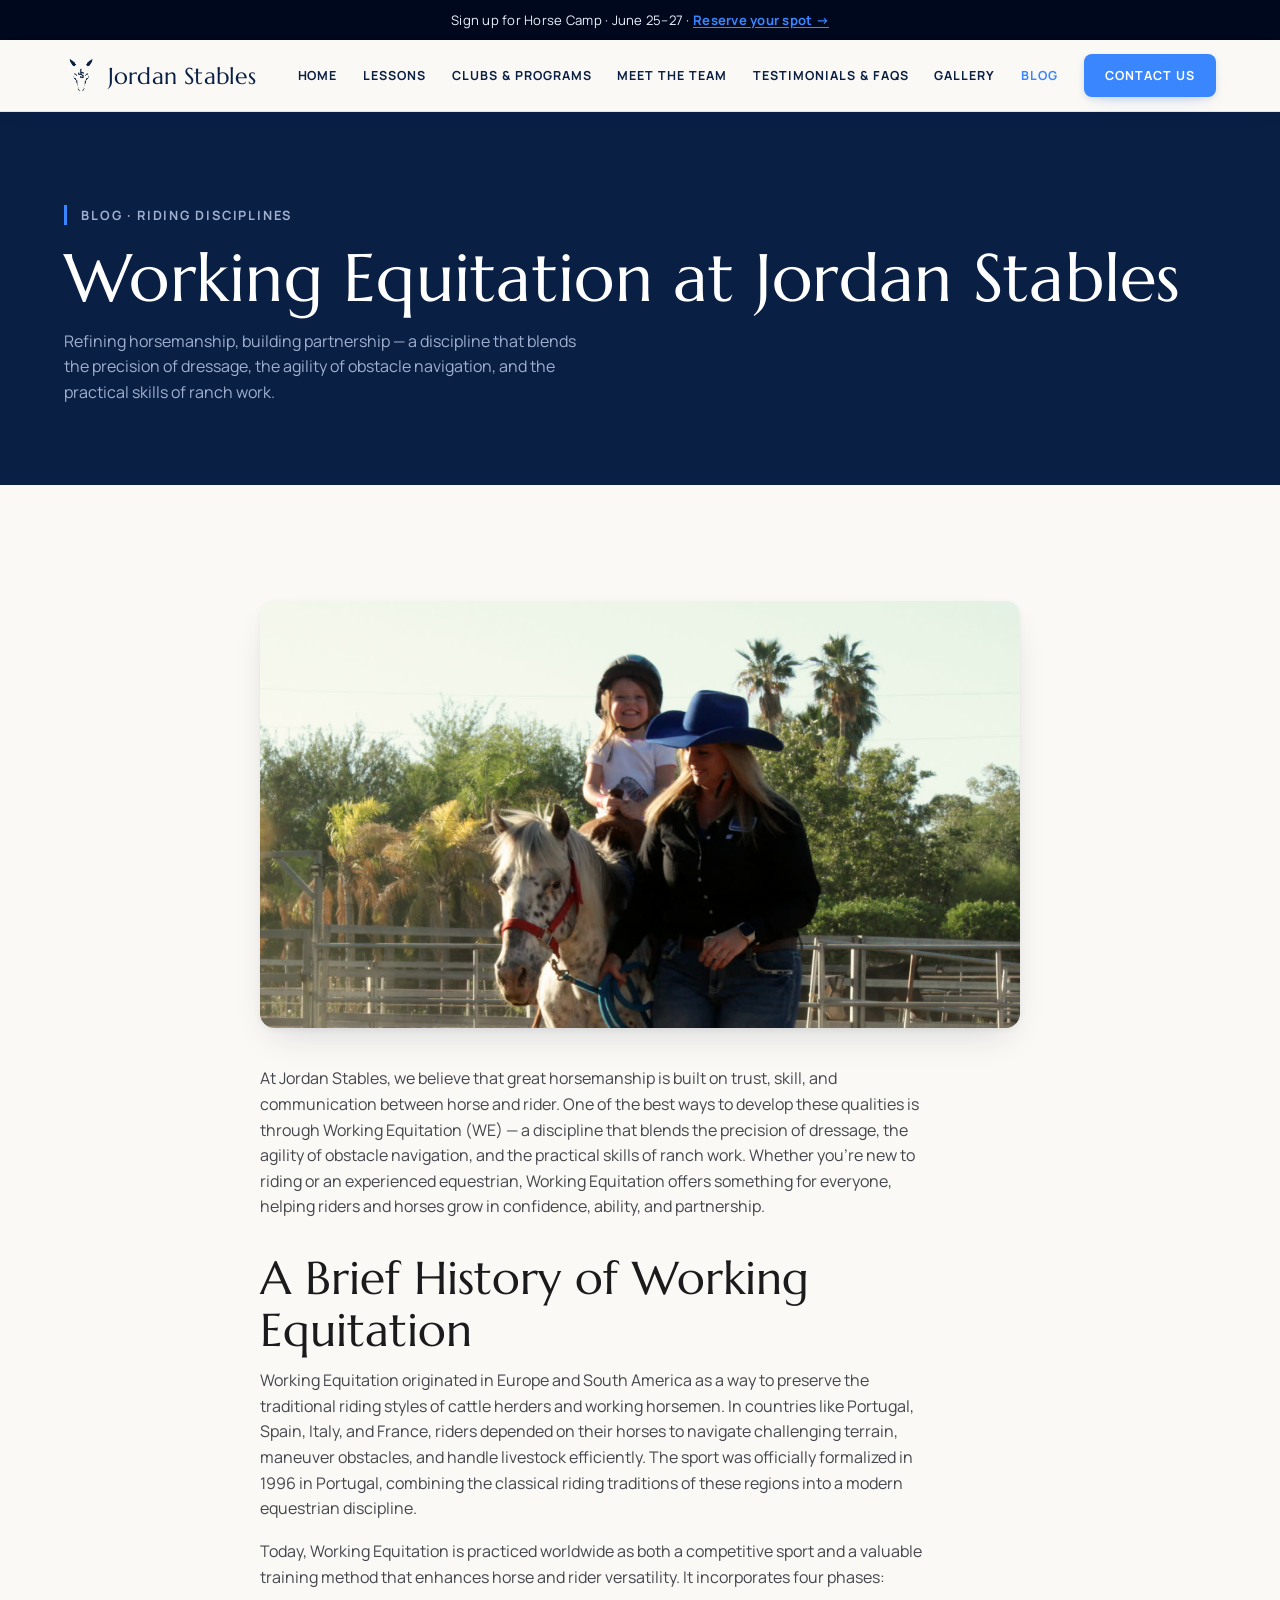
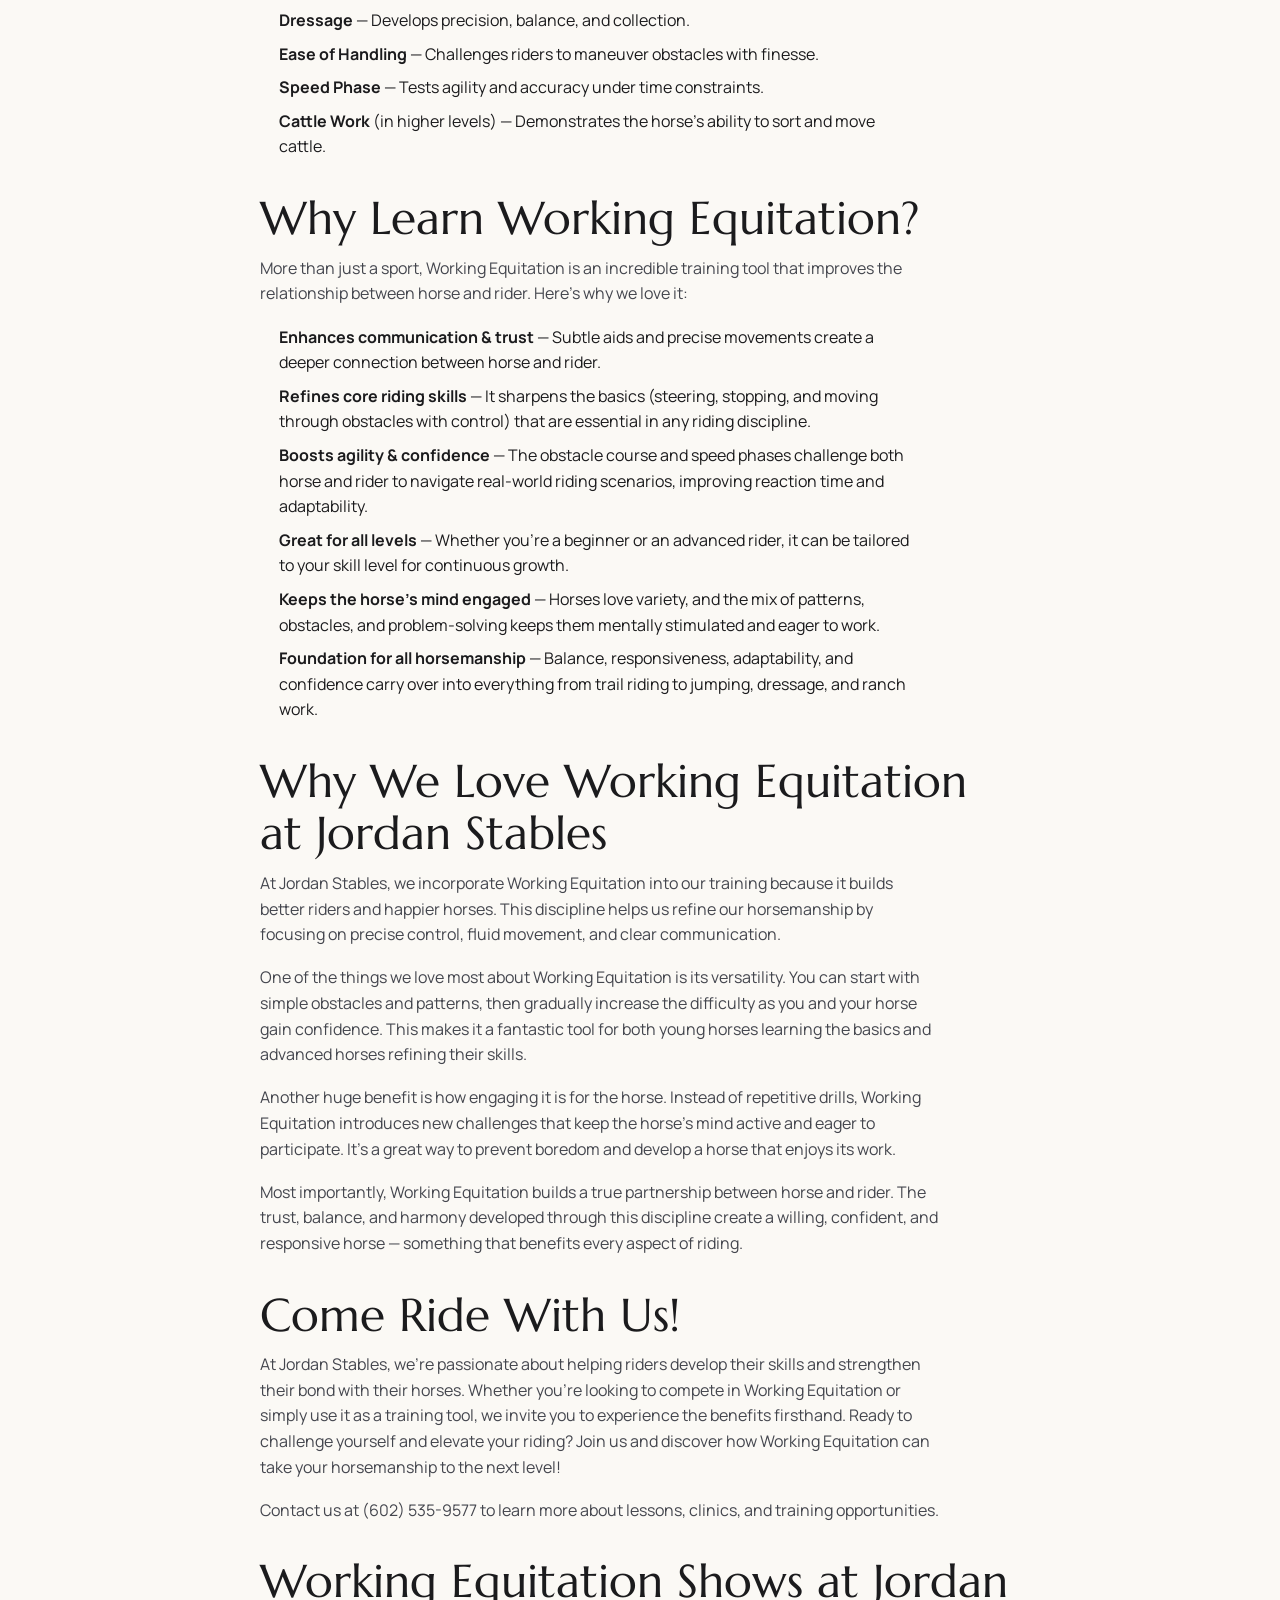
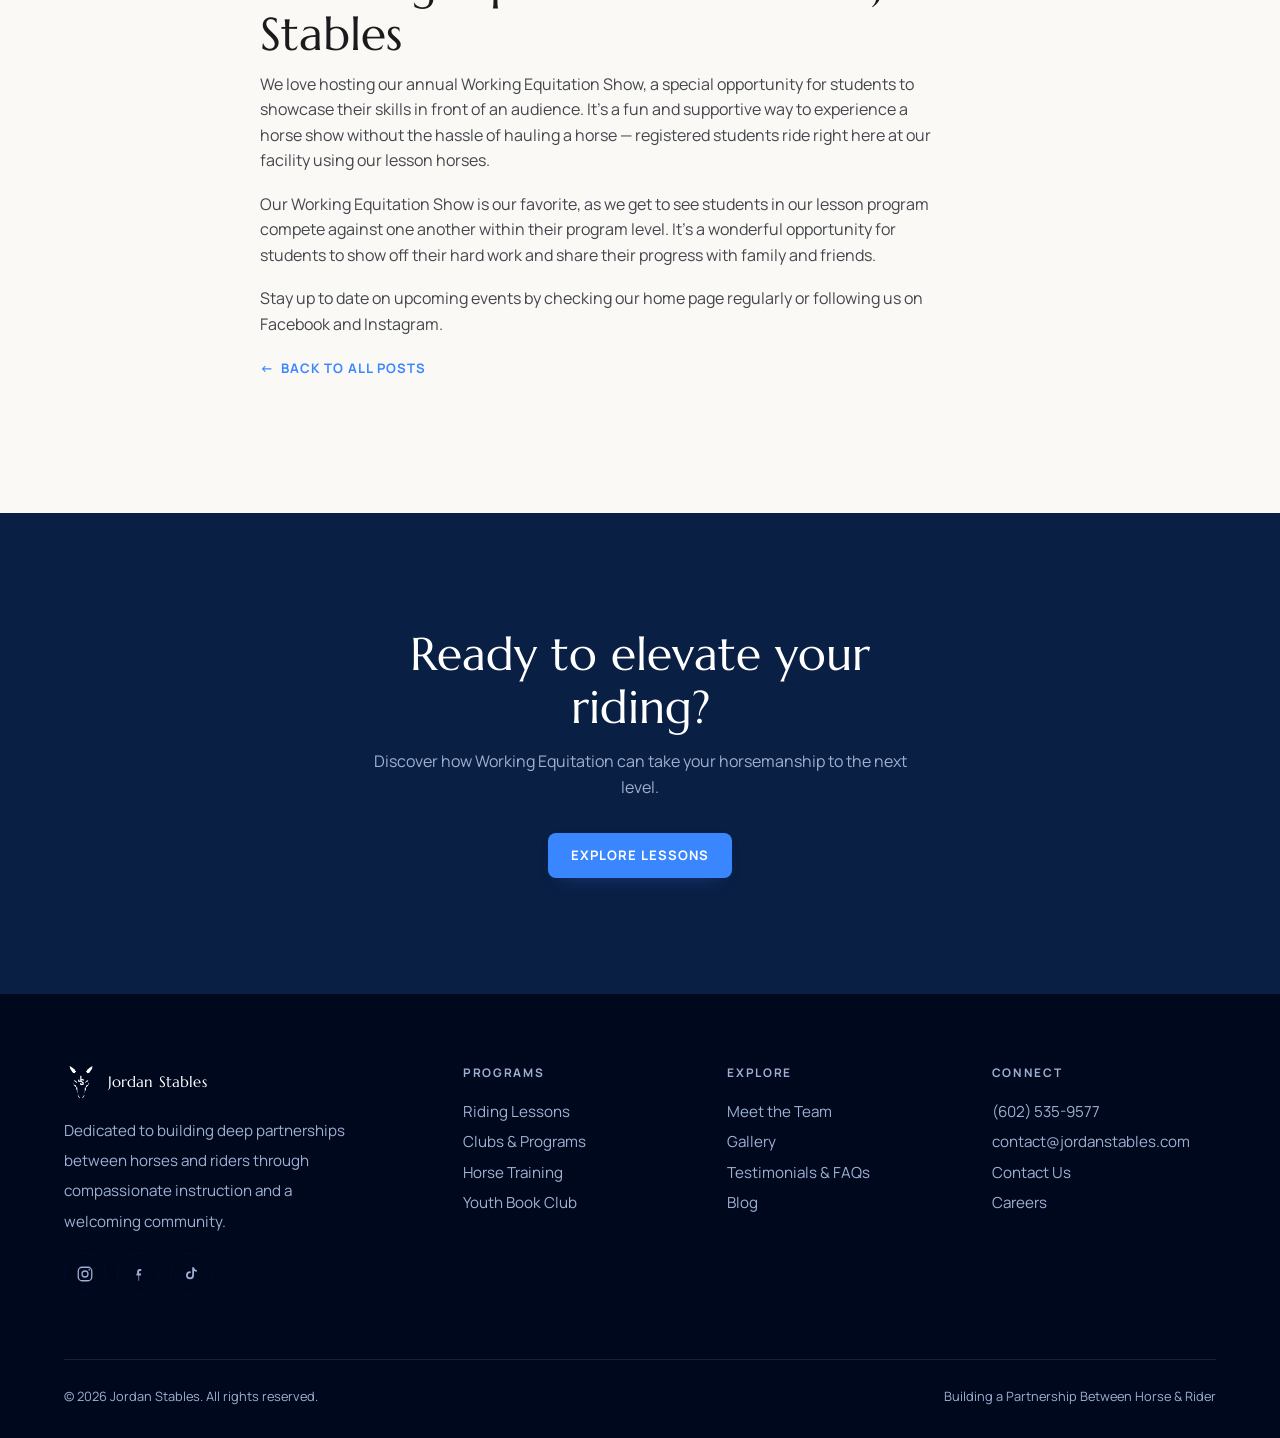
<file: public/working-equitation.html>
<!DOCTYPE html>
<html lang="en">
<head>
<meta charset="utf-8" />
<script>document.documentElement.classList.add('js');</script>
<meta name="viewport" content="width=device-width, initial-scale=1.0" />
<meta name="theme-color" content="#0A1F44" />
<link rel="icon" type="image/png" href="assets/img/favicon.png" />
<title>Working Equitation at Jordan Stables — Jordan Stables</title>
<meta name="description" content="Working Equitation blends dressage precision, obstacle agility, and ranch skills to build trust and partnership between horse and rider. Learn why we love it at Jordan Stables." />
<link rel="preconnect" href="https://fonts.googleapis.com" />
<link rel="preconnect" href="https://fonts.gstatic.com" crossorigin />
<link href="https://fonts.googleapis.com/css2?family=Marcellus&family=Manrope:wght@400;500;600;700;800&display=swap" rel="stylesheet" />
<link rel="stylesheet" href="assets/css/site.css" />
<meta property="og:type" content="article" />
<meta property="og:site_name" content="Jordan Stables" />
<meta property="og:title" content="Working Equitation at Jordan Stables" />
<meta property="og:description" content="Refining horsemanship and building partnership through Working Equitation." />
<meta property="og:image" content="https://ka-testing2.com/assets/img/og-image.png" />
<meta property="og:image:width" content="1200" />
<meta property="og:image:height" content="630" />
<meta property="og:url" content="https://ka-testing2.com/working-equitation.html" />
<meta name="twitter:card" content="summary_large_image" />
<meta name="twitter:image" content="https://ka-testing2.com/assets/img/og-image.png" />
</head>
<body>
<div class="announce">Sign up for Horse Camp · June 25–27 · <a href="contact.html">Reserve your spot →</a></div>
<header class="site-header">
  <a class="brand" href="index.html"><img src="assets/img/logo-navy.png" alt="" /> Jordan Stables</a>
  <button class="nav-toggle" aria-label="Menu" aria-expanded="false"><span></span><span></span><span></span></button>
  <nav class="nav" aria-label="Primary">
    <a href="index.html">Home</a>
    <a href="lessons.html">Lessons</a>
    <a href="clubs-programs.html">Clubs &amp; Programs</a>
    <a href="meet-the-team.html">Meet the Team</a>
    <a href="testimonials-faqs.html">Testimonials &amp; FAQs</a>
    <a href="gallery.html">Gallery</a>
    <a class="active" href="blog.html">Blog</a>
    <a class="btn" href="contact.html">Contact Us</a>
  </nav>
</header>

<section class="page-head"><div class="container inner">
  <p class="eyebrow reveal"><a href="blog.html" style="color:inherit;">Blog</a> · Riding Disciplines</p>
  <h1 class="reveal" data-delay="1">Working Equitation at Jordan Stables</h1>
  <p class="reveal" data-delay="2">Refining horsemanship, building partnership — a discipline that blends the precision of dressage, the agility of obstacle navigation, and the practical skills of ranch work.</p>
</div></section>

<section class="section section--cream"><div class="container">
  <div class="article reveal">
    <div class="article__media"><img src="assets/img/sunset.jpg" alt="A horse and rider working together at golden hour" loading="lazy" decoding="async" /></div>

    <p>At Jordan Stables, we believe that great horsemanship is built on trust, skill, and communication between horse and rider. One of the best ways to develop these qualities is through Working Equitation (WE) — a discipline that blends the precision of dressage, the agility of obstacle navigation, and the practical skills of ranch work. Whether you're new to riding or an experienced equestrian, Working Equitation offers something for everyone, helping riders and horses grow in confidence, ability, and partnership.</p>

    <h2>A Brief History of Working Equitation</h2>
    <p>Working Equitation originated in Europe and South America as a way to preserve the traditional riding styles of cattle herders and working horsemen. In countries like Portugal, Spain, Italy, and France, riders depended on their horses to navigate challenging terrain, maneuver obstacles, and handle livestock efficiently. The sport was officially formalized in 1996 in Portugal, combining the classical riding traditions of these regions into a modern equestrian discipline.</p>
    <p>Today, Working Equitation is practiced worldwide as both a competitive sport and a valuable training method that enhances horse and rider versatility. It incorporates four phases:</p>
    <ul>
      <li><strong>Dressage</strong> — Develops precision, balance, and collection.</li>
      <li><strong>Ease of Handling</strong> — Challenges riders to maneuver obstacles with finesse.</li>
      <li><strong>Speed Phase</strong> — Tests agility and accuracy under time constraints.</li>
      <li><strong>Cattle Work</strong> (in higher levels) — Demonstrates the horse's ability to sort and move cattle.</li>
    </ul>

    <h2>Why Learn Working Equitation?</h2>
    <p>More than just a sport, Working Equitation is an incredible training tool that improves the relationship between horse and rider. Here's why we love it:</p>
    <ul>
      <li><strong>Enhances communication &amp; trust</strong> — Subtle aids and precise movements create a deeper connection between horse and rider.</li>
      <li><strong>Refines core riding skills</strong> — It sharpens the basics (steering, stopping, and moving through obstacles with control) that are essential in any riding discipline.</li>
      <li><strong>Boosts agility &amp; confidence</strong> — The obstacle course and speed phases challenge both horse and rider to navigate real-world riding scenarios, improving reaction time and adaptability.</li>
      <li><strong>Great for all levels</strong> — Whether you're a beginner or an advanced rider, it can be tailored to your skill level for continuous growth.</li>
      <li><strong>Keeps the horse's mind engaged</strong> — Horses love variety, and the mix of patterns, obstacles, and problem-solving keeps them mentally stimulated and eager to work.</li>
      <li><strong>Foundation for all horsemanship</strong> — Balance, responsiveness, adaptability, and confidence carry over into everything from trail riding to jumping, dressage, and ranch work.</li>
    </ul>

    <h2>Why We Love Working Equitation at Jordan Stables</h2>
    <p>At Jordan Stables, we incorporate Working Equitation into our training because it builds better riders and happier horses. This discipline helps us refine our horsemanship by focusing on precise control, fluid movement, and clear communication.</p>
    <p>One of the things we love most about Working Equitation is its versatility. You can start with simple obstacles and patterns, then gradually increase the difficulty as you and your horse gain confidence. This makes it a fantastic tool for both young horses learning the basics and advanced horses refining their skills.</p>
    <p>Another huge benefit is how engaging it is for the horse. Instead of repetitive drills, Working Equitation introduces new challenges that keep the horse's mind active and eager to participate. It's a great way to prevent boredom and develop a horse that enjoys its work.</p>
    <p>Most importantly, Working Equitation builds a true partnership between horse and rider. The trust, balance, and harmony developed through this discipline create a willing, confident, and responsive horse — something that benefits every aspect of riding.</p>

    <h2>Come Ride With Us!</h2>
    <p>At Jordan Stables, we're passionate about helping riders develop their skills and strengthen their bond with their horses. Whether you're looking to compete in Working Equitation or simply use it as a training tool, we invite you to experience the benefits firsthand. Ready to challenge yourself and elevate your riding? Join us and discover how Working Equitation can take your horsemanship to the next level!</p>
    <p>Contact us at <a href="tel:+16025359577">(602) 535-9577</a> to learn more about lessons, clinics, and training opportunities.</p>

    <h2>Working Equitation Shows at Jordan Stables</h2>
    <p>We love hosting our annual Working Equitation Show, a special opportunity for students to showcase their skills in front of an audience. It's a fun and supportive way to experience a horse show without the hassle of hauling a horse — registered students ride right here at our facility using our lesson horses.</p>
    <p>Our Working Equitation Show is our favorite, as we get to see students in our lesson program compete against one another within their program level. It's a wonderful opportunity for students to show off their hard work and share their progress with family and friends.</p>
    <p>Stay up to date on upcoming events by checking our home page regularly or following us on Facebook and Instagram.</p>

    <p class="article__back"><a class="tlink" href="blog.html"><span class="arw">←</span> Back to all posts</a></p>
  </div>
</div></section>

<section class="section section--navy"><div class="container center" style="max-width:680px;margin-inline:auto;">
  <h2 class="reveal" style="color:#fff;">Ready to elevate your riding?</h2>
  <p class="reveal" data-delay="1" style="margin:1rem auto 2rem;">Discover how Working Equitation can take your horsemanship to the next level.</p>
  <a class="btn reveal" data-delay="2" href="lessons.html">Explore Lessons</a>
</div></section>

<footer class="site-footer">
  <div class="container">
    <div class="footer-grid">
      <div>
        <a class="brand" href="index.html"><img src="assets/img/logo-white.png" alt="" /> Jordan Stables</a>
        <p class="footer-about">Dedicated to building deep partnerships between horses and riders through compassionate instruction and a welcoming community.</p>
        <div class="social">
          <a href="https://www.instagram.com/jordanstablesaz/" target="_blank" rel="noopener" aria-label="Instagram"><svg viewBox="0 0 24 24" fill="none" stroke="currentColor" stroke-width="1.7"><rect x="3" y="3" width="18" height="18" rx="5"/><circle cx="12" cy="12" r="4"/><circle cx="17.6" cy="6.4" r="1.1" fill="currentColor" stroke="none"/></svg></a>
          <a href="https://www.facebook.com/jordanstablesaz" target="_blank" rel="noopener" aria-label="Facebook"><svg viewBox="0 0 24 24" fill="currentColor"><path d="M13.5 21v-7h2.3l.4-2.8h-2.7V9.3c0-.8.3-1.4 1.5-1.4h1.3V5.4c-.3 0-1.1-.1-2-.1-2 0-3.4 1.2-3.4 3.5v2.4H10V14h2.6v7z"/></svg></a>
          <a href="https://www.tiktok.com/@jordan.stables" target="_blank" rel="noopener" aria-label="TikTok"><svg viewBox="0 0 24 24" fill="currentColor"><path d="M16 3c.3 2.1 1.6 3.6 3.7 3.8v2.3c-1.3.1-2.5-.3-3.7-1v5.6a5.3 5.3 0 1 1-5.3-5.3c.3 0 .6 0 .9.1v2.4a2.9 2.9 0 1 0 2 2.8V3H16z"/></svg></a>
        </div>
      </div>
      <div><h4>Programs</h4><ul><li><a href="lessons.html">Riding Lessons</a></li><li><a href="clubs-programs.html">Clubs &amp; Programs</a></li><li><a href="lessons.html">Horse Training</a></li><li><a href="clubs-programs.html">Youth Book Club</a></li></ul></div>
      <div><h4>Explore</h4><ul><li><a href="meet-the-team.html">Meet the Team</a></li><li><a href="gallery.html">Gallery</a></li><li><a href="testimonials-faqs.html">Testimonials &amp; FAQs</a></li><li><a href="blog.html">Blog</a></li></ul></div>
      <div><h4>Connect</h4><ul><li><a href="tel:+16025359577">(602) 535-9577</a></li><li><a href="mailto:contact@jordanstables.com">contact@jordanstables.com</a></li><li><a href="contact.html">Contact Us</a></li><li><a href="careers.html">Careers</a></li></ul></div>
    </div>
    <div class="footer-bottom"><span>© 2026 Jordan Stables. All rights reserved.</span><span>Building a Partnership Between Horse &amp; Rider</span></div>
  </div>
</footer>
<script src="assets/js/site.js" defer></script>
</body>
</html>
</file>
<file: public/assets/css/site.css>
/* ============================================================
   Jordan Stables — "Equestrian Heritage" design system
   Heritage Navy + Action Blue · Cream paper & ink ·
   Libre Caslon Text + Manrope · soft corners · tonal layers
   ============================================================ */

:root {
  /* palette */
  --navy:        #0A1F44;   /* heritage navy */
  --navy-deep:   #00081e;   /* near-black navy */
  --navy-soft:   #34466d;
  --blue:        #3A86FF;   /* action blue */
  --blue-strong: #1470e8;
  --blue-deep:   #0058bd;
  --blue-pale:   #d9e2ff;
  --cream:       #FBF9F5;   /* warm paper */
  --surface:     #F1EEE7;   /* warm stone (replaces pink) */
  --paper:       #ffffff;   /* raised cards */
  --ink:         #1b1b1d;   /* on-surface */
  --ink-soft:    #44464e;   /* on-surface-variant */
  --gray:        #636E72;   /* stable gray */
  --outline:     rgba(10,31,68,0.10);
  --outline-2:   rgba(10,31,68,0.20);
  --on-navy:     #eaf0fb;
  --on-navy-dim: #9fb0d0;

  /* type */
  --display: "Marcellus", Georgia, "Times New Roman", serif;
  --sans: "Manrope", -apple-system, BlinkMacSystemFont, "Segoe UI", sans-serif;

  /* metrics */
  --container: 1280px;
  --gutter: clamp(1.25rem, 5vw, 4rem);     /* 20 -> 64 */
  --section: clamp(4rem, 9vw, 7.5rem);     /* up to ~120 */
  --r-sm: 0.25rem; --r: 0.5rem; --r-md: 0.625rem; --r-lg: 0.9rem; --r-xl: 1.25rem;

  --shadow-sm: 0 1px 2px rgba(10,31,68,0.04), 0 6px 16px -8px rgba(10,31,68,0.12);
  --shadow:    0 2px 6px rgba(10,31,68,0.05), 0 16px 36px -12px rgba(10,31,68,0.16);
  --shadow-lg: 0 4px 10px rgba(10,31,68,0.06), 0 30px 60px -16px rgba(10,31,68,0.22);
  --ease: cubic-bezier(0.22, 1, 0.36, 1);
}

/* reset */
*,*::before,*::after { box-sizing: border-box; margin: 0; padding: 0; }
html { -webkit-text-size-adjust: 100%; scroll-behavior: smooth; }
body {
  font-family: var(--sans);
  background: var(--cream);
  color: var(--ink);
  font-size: 1rem; line-height: 1.6; font-weight: 400;
  -webkit-font-smoothing: antialiased; text-rendering: optimizeLegibility;
  overflow-x: hidden;
}
img { display: block; max-width: 100%; height: auto; }
a { color: inherit; text-decoration: none; }
ul { list-style: none; }
button { font: inherit; cursor: pointer; border: 0; background: none; color: inherit; }
::selection { background: var(--blue); color: #fff; }

/* ---------- typography ---------- */
h1,h2,h3,h4,.display { font-family: var(--display); color: var(--ink); font-weight: 400; line-height: 1.14; letter-spacing: 0; }
h1 { font-size: clamp(2.4rem, 5.4vw, 4.2rem); font-weight: 400; line-height: 1.1; letter-spacing: 0.004em; }
h2 { font-size: clamp(1.95rem, 3.6vw, 3rem); }
h3 { font-size: clamp(1.35rem, 2vw, 1.65rem); }
.eyebrow { font-family: var(--sans); font-size: 0.8rem; font-weight: 700; letter-spacing: 0.14em; text-transform: uppercase; color: var(--blue); }
.lead { font-size: clamp(1.05rem, 1.6vw, 1.25rem); line-height: 1.6; color: var(--ink-soft); }
p { color: var(--ink-soft); }
strong { color: var(--ink); font-weight: 700; }

/* ---------- layout ---------- */
.container { max-width: var(--container); margin-inline: auto; padding-inline: var(--gutter); }
.section { padding-block: var(--section); }
.section--cream { background: var(--cream); }
.section--surface { background: var(--surface); }
.section--navy { background: var(--navy); color: var(--on-navy); position: relative; }
.section--navy h1,.section--navy h2,.section--navy h3 { color: #fff; }
.section--navy p { color: var(--on-navy-dim); }
.section--navy .eyebrow { color: var(--blue); }
.rule { height: 1px; background: var(--outline); border: 0; }
.measure { max-width: 44ch; } .measure-wide { max-width: 58ch; }
.center { text-align: center; } .center .lead { margin-inline: auto; }

.split { display: grid; grid-template-columns: 1fr 1fr; gap: clamp(2rem, 5vw, 5rem); align-items: center; }
.split--media-right .split__media { order: 2; }

/* ---------- buttons & links ---------- */
.btn {
  display: inline-flex; align-items: center; gap: 0.5em;
  font-family: var(--sans); font-size: 0.82rem; font-weight: 700;
  letter-spacing: 0.08em; text-transform: uppercase;
  background: var(--blue); color: #fff; padding: 0.95em 1.7em; border-radius: var(--r);
  box-shadow: 0 2px 6px rgba(10,31,68,0.10), 0 8px 20px -12px rgba(58,134,255,0.45);
  transition: background .3s var(--ease), transform .3s var(--ease), box-shadow .3s var(--ease);
}
.btn:hover { background: var(--blue-deep); transform: translateY(-2px); box-shadow: 0 6px 14px -4px rgba(10,31,68,0.18), 0 18px 36px -12px rgba(58,134,255,0.55); }
.btn--outline { background: transparent; color: var(--navy); border: 2px solid var(--navy); padding: calc(0.95em - 2px) calc(1.7em - 2px); box-shadow: none; }
.btn--outline:hover { background: var(--navy); color: #fff; box-shadow: none; }
.section--navy .btn--outline { color: #fff; border-color: rgba(255,255,255,0.5); }
.section--navy .btn--outline:hover { background: #fff; color: var(--navy); border-color: #fff; }
.tlink { display: inline-flex; align-items: center; gap: 0.5em; font-weight: 700; font-size: 0.82rem; letter-spacing: 0.08em; text-transform: uppercase; color: var(--blue); }
.tlink .arw { transition: transform .35s var(--ease); }
.tlink:hover .arw { transform: translateX(5px); }

/* ---------- announcement bar ---------- */
.announce { background: var(--navy-deep); color: var(--on-navy); text-align: center; font-size: 0.82rem; padding: 0.6rem 1rem; letter-spacing: 0.02em; }
.announce a { color: var(--blue); font-weight: 700; text-decoration: underline; text-underline-offset: 2px; }

/* ---------- header ---------- */
.site-header {
  position: sticky; top: 0; z-index: 50;
  display: flex; align-items: center; justify-content: space-between;
  gap: 1.5rem; padding: 0.85rem var(--gutter);
  background: color-mix(in srgb, var(--cream) 95%, transparent);
  -webkit-backdrop-filter: blur(10px); backdrop-filter: blur(10px);
  border-bottom: 1px solid var(--outline);
  box-shadow: 0 6px 24px -18px rgba(10,31,68,0.55);
}
.brand { display: flex; align-items: center; gap: 0.6rem; font-family: var(--display); font-size: 1.45rem; font-weight: 400; color: var(--navy); letter-spacing: 0.01em; }
.brand img { width: 34px; height: 34px; object-fit: contain; }
.nav { display: flex; align-items: center; gap: clamp(1rem, 2vw, 1.9rem); }
.nav a { font-size: 0.78rem; font-weight: 700; letter-spacing: 0.08em; text-transform: uppercase; color: var(--navy); transition: color .25s; }
.nav a:hover, .nav a.active { color: var(--blue); }
.nav .btn { color: #fff; }
.nav .btn:hover { color: #fff; }
.nav-toggle { display: none; }

/* ---------- hero ---------- */
.hero { background: var(--navy); color: var(--on-navy); position: relative; overflow: hidden; }
.hero--media { color: #fff; }
.hero__media { position: absolute; inset: 0; z-index: 0; }
.hero__media img { width: 100%; height: 100%; object-fit: cover; }
.hero--media::after { content:""; position:absolute; inset:0; z-index:1; background: linear-gradient(90deg, rgba(10,31,68,0.86) 0%, rgba(10,31,68,0.66) 50%, rgba(10,31,68,0.42) 100%); }
.hero__inner { position: relative; z-index: 2; padding-block: clamp(4.5rem, 12vw, 9rem); max-width: 760px; }
.hero .eyebrow { display: inline-block; padding-left: 1rem; border-left: 3px solid var(--blue); }
.hero h1 { color: #fff; margin: 1.2rem 0 0; }
.hero .lead { color: var(--on-navy-dim); margin-top: 1.5rem; max-width: 48ch; }
.hero__actions { display: flex; flex-wrap: wrap; gap: 1rem; margin-top: 2.2rem; }

/* ---------- vision / pull-quote ---------- */
.pullquote { border-left: 3px solid var(--blue); padding: 0.2rem 0 0.2rem 1.5rem; margin-top: 2rem; }
.pullquote p { font-family: var(--display); font-style: normal; font-size: clamp(1.35rem,2vw,1.7rem); line-height: 1.5; color: var(--navy); }
.pullquote cite { display: block; margin-top: 1rem; font-family: var(--sans); font-style: normal; font-weight: 700; font-size: 0.82rem; letter-spacing: 0.08em; text-transform: uppercase; color: var(--blue); }
.feature__media img { width: 100%; aspect-ratio: 4/5; object-fit: cover; border-radius: var(--r-lg); box-shadow: var(--shadow); }
.feature__cap { font-size: 0.8rem; color: var(--gray); margin-top: 0.7rem; }

/* ---------- cards ---------- */
.cards { display: grid; grid-template-columns: repeat(3, 1fr); gap: clamp(1.2rem, 2.5vw, 2rem); }
.card { background: var(--paper); border: 1px solid var(--outline); border-radius: var(--r-lg); overflow: hidden; display: flex; flex-direction: column; box-shadow: var(--shadow-sm); transition: transform .35s var(--ease), box-shadow .35s var(--ease); }
.card:hover { transform: translateY(-6px); box-shadow: var(--shadow-lg); }
.card__img { aspect-ratio: 3/2; overflow: hidden; }
.card__img img { width: 100%; height: 100%; object-fit: cover; transition: transform .6s var(--ease); }
.card:hover .card__img img { transform: scale(1.05); }
.card__body { padding: 1.5rem; display: flex; flex-direction: column; gap: 0.6rem; flex: 1; }
.card__body h3 { color: var(--navy); }
.card__body p { font-size: 0.95rem; }
.card__body .tlink { margin-top: auto; padding-top: 0.6rem; }

/* ---------- camp / feature card (navy) ---------- */
.campcard { background: var(--navy-deep); color: var(--on-navy); border-radius: var(--r-lg); padding: clamp(1.8rem, 4vw, 3rem); border: 1px solid rgba(255,255,255,0.08); box-shadow: var(--shadow-lg); }
.campcard h2 { color: #fff; }
.camp-meta { display: grid; grid-template-columns: 1fr 1fr; gap: 1.5rem; margin: 1.8rem 0; }
.camp-meta .k { font-size: 0.74rem; letter-spacing: 0.12em; text-transform: uppercase; color: var(--blue); font-weight: 700; margin-bottom: 0.5rem; }
.camp-meta .v { color: var(--on-navy); font-size: 0.96rem; line-height: 1.7; }
.badge { display: inline-block; background: var(--blue); color: #fff; font-size: 0.72rem; font-weight: 700; letter-spacing: 0.1em; text-transform: uppercase; padding: 0.4em 0.9em; border-radius: 100px; }

/* ---------- testimonials ---------- */
.quotes { display: grid; grid-template-columns: 1fr 1fr; gap: clamp(1.5rem, 3vw, 2.5rem); }
.quote { background: var(--paper); border: 1px solid var(--outline); border-radius: var(--r-lg); padding: clamp(1.8rem, 3vw, 2.6rem); box-shadow: var(--shadow-sm); position: relative; transition: transform .35s var(--ease), box-shadow .35s var(--ease); }
.quote:hover { transform: translateY(-3px); box-shadow: var(--shadow); }
.quote__text { font-family: var(--sans); font-size: 1.02rem; line-height: 1.7; color: var(--ink); font-style: normal; }
.quote__by { margin-top: 1.2rem; font-weight: 700; font-size: 0.82rem; letter-spacing: 0.06em; text-transform: uppercase; color: var(--blue); }

/* ---------- stat / values row ---------- */
.values { display: grid; grid-template-columns: repeat(4,1fr); gap: 1px; background: var(--outline); border: 1px solid var(--outline); border-radius: var(--r-lg); overflow: hidden; }
.values__item { background: var(--paper); padding: clamp(1.4rem,2.5vw,2rem); }
.section--navy .values, .section--navy .values__item { background: rgba(255,255,255,0.06); border-color: rgba(255,255,255,0.1); }
.values__n { font-family: var(--display); font-size: clamp(2rem,3.5vw,2.8rem); color: var(--blue); font-weight: 700; }
.values__t { margin-top: 0.6rem; font-weight: 700; color: var(--ink); }
.section--navy .values__t { color: #fff; }
.values__d { margin-top: 0.3rem; font-size: 0.88rem; color: var(--gray); }

/* ---------- forms ---------- */
.form-grid { display: grid; grid-template-columns: 1fr 1fr; gap: 1.5rem 1.8rem; }
.field { display: flex; flex-direction: column; }
.field.full { grid-column: 1/-1; }
.field label { font-size: 0.74rem; letter-spacing: 0.1em; text-transform: uppercase; font-weight: 700; color: var(--blue); margin-bottom: 0.5rem; }
.field input, .field select, .field textarea {
  background: transparent; border: 0; border-bottom: 1px solid var(--navy); color: inherit;
  padding: 0.6rem 0; font: inherit; border-radius: 0;
}
.section--navy .field input, .section--navy .field select, .section--navy .field textarea { border-bottom-color: rgba(255,255,255,0.4); color: #fff; }
.section--navy .field input::placeholder, .section--navy .field textarea::placeholder { color: var(--on-navy-dim); }
.field textarea { resize: vertical; min-height: 120px; }
.field :focus { outline: none; border-bottom: 2px solid var(--blue); }
.cdetail { display: grid; gap: 1.4rem; }
.cdetail .row { display: flex; align-items: center; gap: 0.9rem; }
.cdetail .ic { width: 40px; height: 40px; flex: none; border-radius: 100px; display: grid; place-items: center; background: rgba(255,255,255,0.08); color: var(--blue); }
.section--cream .cdetail .ic, .section--surface .cdetail .ic { background: var(--blue-pale); }
.cdetail .v { font-size: 1.05rem; color: inherit; }
.form-note { margin-top: 1.2rem; font-family: var(--display); font-style: normal; font-size: 1.15rem; color: var(--blue-deep); }

/* social row */
.social { display: flex; gap: 0.7rem; }
.social a { width: 42px; height: 42px; border-radius: 100px; display: grid; place-items: center; border: 1px solid var(--outline-2); color: var(--navy); transition: background .3s, color .3s, border-color .3s; }
.social a:hover { background: var(--blue); color: #fff; border-color: var(--blue); }
.section--navy .social a { color: #fff; border-color: rgba(255,255,255,0.25); }
.section--navy .social a:hover { background: var(--blue); border-color: var(--blue); }
.social svg { width: 18px; height: 18px; }

/* ---------- page header (interior pages) ---------- */
.page-head { background: var(--navy); color: #fff; }
.page-head .inner { padding-block: clamp(3rem, 7vw, 5rem); }
.page-head .eyebrow { display: inline-block; padding-left: 0.9rem; border-left: 3px solid var(--blue); }
.page-head h1 { color: #fff; margin-top: 0.9rem; }
.page-head p { color: var(--on-navy-dim); margin-top: 0.8rem; max-width: 52ch; }

/* ---------- gallery ---------- */
.filters { display: flex; flex-wrap: wrap; gap: 0.5rem 1.4rem; margin-bottom: 2.4rem; }
.filters button { font-size: 0.78rem; letter-spacing: 0.08em; text-transform: uppercase; font-weight: 700; color: var(--gray); padding-bottom: 5px; border-bottom: 2px solid transparent; transition: color .25s, border-color .25s; }
.filters button.active, .filters button:hover { color: var(--navy); border-bottom-color: var(--blue); }
.gallery { columns: 3 300px; column-gap: 16px; }
.gallery figure { break-inside: avoid; margin: 0 0 16px; overflow: hidden; border-radius: var(--r-lg); box-shadow: var(--shadow-sm); cursor: zoom-in; transition: box-shadow .35s var(--ease); }
.gallery figure:hover { box-shadow: var(--shadow); }
.gallery img { width: 100%; transition: transform .6s var(--ease); }
.gallery figure:hover img { transform: scale(1.05); }
.gallery figure.hide { display: none; }
.lightbox { position: fixed; inset: 0; z-index: 200; display: flex; align-items: center; justify-content: center; padding: clamp(1rem,4vw,3rem); background: rgba(0,8,30,0.9); -webkit-backdrop-filter: blur(6px); backdrop-filter: blur(6px); opacity: 0; pointer-events: none; transition: opacity .35s var(--ease); }
.lightbox.open { opacity: 1; pointer-events: auto; }
.lightbox img { max-width: min(1100px,92vw); max-height: 88vh; border-radius: var(--r-lg); transform: scale(.96); transition: transform .4s var(--ease); }
.lightbox.open img { transform: scale(1); }
.lightbox__close { position: absolute; top: clamp(1rem,3vw,2rem); right: clamp(1.2rem,3vw,2.2rem); width: 48px; height: 48px; display: grid; place-items: center; color: #fff; font-size: 2rem; }

/* ---------- team ---------- */
.team { display: grid; grid-template-columns: repeat(3,1fr); gap: clamp(1.5rem,3vw,2.4rem); }
.member__photo { aspect-ratio: 3/4; overflow: hidden; border-radius: var(--r-lg); box-shadow: var(--shadow-sm); margin-bottom: 1rem; transition: transform .35s var(--ease), box-shadow .35s var(--ease); }
.member:hover .member__photo { transform: translateY(-4px); box-shadow: var(--shadow); }
.member__photo img { width: 100%; height: 100%; object-fit: cover; }
.member__name { font-family: var(--display); font-size: 1.25rem; color: var(--navy); }
.member__role { font-size: 0.76rem; letter-spacing: 0.1em; text-transform: uppercase; color: var(--blue); font-weight: 700; margin: 0.3rem 0 0.7rem; }
.member__bio { font-size: 0.92rem; }

/* ---------- accordion (faq) ---------- */
.accordion { border-top: 1px solid var(--outline); max-width: 60ch; }
.acc { border-bottom: 1px solid var(--outline); }
.acc summary { list-style: none; cursor: pointer; padding: 1.3rem 0; display: flex; justify-content: space-between; gap: 1rem; font-family: var(--display); font-size: 1.15rem; color: var(--navy); }
.acc summary::-webkit-details-marker { display: none; }
.acc summary .pm { color: var(--blue); transition: transform .3s var(--ease); }
.acc[open] summary .pm { transform: rotate(45deg); }
.acc__body { padding-bottom: 1.4rem; color: var(--ink-soft); }

/* ---------- blog ---------- */
.posts { display: grid; grid-template-columns: repeat(3,1fr); gap: clamp(1.5rem,3vw,2rem); }
.post__img { aspect-ratio: 3/2; overflow: hidden; border-radius: var(--r-lg); box-shadow: var(--shadow-sm); margin-bottom: 1rem; transition: transform .35s var(--ease), box-shadow .35s var(--ease); }
.post:hover .post__img { transform: translateY(-4px); box-shadow: var(--shadow); }
.post__img img { width: 100%; height: 100%; object-fit: cover; transition: transform .6s var(--ease); }
.post:hover .post__img img { transform: scale(1.05); }
.post__meta { font-size: 0.74rem; letter-spacing: 0.1em; text-transform: uppercase; color: var(--blue); font-weight: 700; }
.post h3 { color: var(--navy); margin: 0.5rem 0; }

/* ---------- footer ---------- */
.site-footer { background: var(--navy-deep); color: var(--on-navy-dim); padding-block: clamp(3rem,6vw,4.5rem) 2rem; }
.site-footer .brand { color: #fff; }
.footer-grid { display: grid; grid-template-columns: 1.6fr 1fr 1fr 1fr; gap: 2.5rem; }
.footer-grid h4 { font-family: var(--sans); font-size: 0.74rem; letter-spacing: 0.14em; text-transform: uppercase; color: var(--on-navy-dim); margin-bottom: 1.1rem; font-weight: 700; }
.footer-grid a, .footer-grid p { color: var(--on-navy-dim); font-size: 0.95rem; line-height: 2; }
.footer-grid a:hover { color: #fff; }
.footer-about { max-width: 32ch; margin: 1rem 0; line-height: 1.7; }
.footer-bottom { display: flex; justify-content: space-between; flex-wrap: wrap; gap: 0.6rem; margin-top: clamp(2.5rem,5vw,4rem); padding-top: 1.6rem; border-top: 1px solid rgba(255,255,255,0.1); font-size: 0.8rem; color: var(--on-navy-dim); }

/* ---------- reveal ---------- */
.js .reveal { opacity: 0; transform: translateY(24px); transition: opacity .9s var(--ease), transform .9s var(--ease); }
.js .reveal.in { opacity: 1; transform: none; }
.js [data-delay="1"]{transition-delay:.08s}.js [data-delay="2"]{transition-delay:.16s}.js [data-delay="3"]{transition-delay:.24s}.js [data-delay="4"]{transition-delay:.32s}
@media (prefers-reduced-motion: reduce){ .js .reveal{opacity:1!important;transform:none!important} html{scroll-behavior:auto} }

/* ---------- responsive ---------- */
@media (max-width: 960px) {
  .split, .manifesto { grid-template-columns: 1fr; gap: 2.5rem; }
  .split--media-right .split__media { order: 0; }
  .cards, .team, .posts { grid-template-columns: 1fr 1fr; }
  .quotes { grid-template-columns: 1fr; }
  .values { grid-template-columns: 1fr 1fr; }
}
@media (max-width: 820px) {
  .nav { display: none; }
  .nav.open { display: flex; flex-direction: column; justify-content: center; gap: 1.8rem; position: fixed; inset: 0; background: var(--cream); z-index: 60; }
  .nav.open a { font-size: 1.3rem; }
  .nav-toggle { display: flex; flex-direction: column; gap: 5px; width: 44px; height: 44px; align-items: center; justify-content: center; z-index: 70; color: var(--navy); }
  .nav-toggle span { width: 26px; height: 2px; background: currentColor; transition: transform .4s var(--ease), opacity .3s; }
  .nav-toggle.active span:nth-child(1){ transform: translateY(7px) rotate(45deg); }
  .nav-toggle.active span:nth-child(2){ opacity: 0; }
  .nav-toggle.active span:nth-child(3){ transform: translateY(-7px) rotate(-45deg); }
  .camp-meta { grid-template-columns: 1fr; gap: 1rem; }
  .form-grid { grid-template-columns: 1fr; }
}
@media (max-width: 560px) {
  .cards, .team, .posts { grid-template-columns: 1fr; }
  .values { grid-template-columns: 1fr 1fr; }
  .gallery { columns: 2 150px; column-gap: 10px; }
  .footer-grid { grid-template-columns: 1fr 1fr; }
}

/* mobile footer overflow fix */
@media (max-width: 960px) { .footer-grid { grid-template-columns: 1fr 1fr; } }
@media (max-width: 560px) { .footer-grid { grid-template-columns: 1fr; } }
.footer-grid a, .footer-grid p, .cdetail .v, .cdetail .v a { overflow-wrap: anywhere; }

/* team: 4-up for the instructor roster */
.team--4 { grid-template-columns: repeat(4, 1fr); }
@media (max-width: 960px) { .team--4 { grid-template-columns: 1fr 1fr; } }
@media (max-width: 560px) { .team--4 { grid-template-columns: 1fr; } }

/* partner thank-you */
.partner__text { font-family: var(--display); font-style: normal; font-size: clamp(1.3rem,2vw,1.65rem); line-height: 1.5; color: var(--navy); max-width: 52ch; margin: 0 auto clamp(2rem,4vw,3rem); text-align: center; }
.partner-imgs { display: grid; grid-template-columns: repeat(3, 1fr); gap: clamp(1rem,2vw,1.6rem); }
.partner-imgs img { width: 100%; aspect-ratio: 3/4; object-fit: cover; border-radius: var(--r-lg); box-shadow: var(--shadow-sm); }
@media (max-width: 640px) { .partner-imgs { grid-template-columns: 1fr; max-width: 360px; margin-inline: auto; } }

/* hero background video */
.hero__media video { width: 100%; height: 100%; object-fit: cover; display: block; }

/* ============================================================
   HOME — premium full-screen video hero + transparent nav
   ============================================================ */
body.home .site-header {
  position: fixed; left: 0; right: 0; top: 0;
  background: transparent; -webkit-backdrop-filter: none; backdrop-filter: none;
  border-bottom-color: transparent; box-shadow: none;
  transition: background .4s var(--ease), border-color .4s var(--ease), box-shadow .4s var(--ease), padding .4s var(--ease);
}
body.home .site-header .brand { color: #fff; }
body.home .site-header .nav a { color: #fff; }
body.home .site-header .nav a:hover { color: var(--blue); }
body.home .site-header .nav .btn { background: transparent; color: #fff; border: 1px solid rgba(255,255,255,0.6); }
body.home .site-header .nav .btn:hover { background: #fff; color: var(--navy); border-color: #fff; }
body.home .site-header .nav-toggle { color: #fff; }
.brand .logo-light, .brand .logo-dark { width: 34px; height: 34px; object-fit: contain; }
body.home .site-header .logo-dark { display: none; }
/* scrolled / solid */
body.home .site-header.solid {
  background: color-mix(in srgb, var(--cream) 95%, transparent);
  -webkit-backdrop-filter: blur(10px); backdrop-filter: blur(10px);
  border-bottom-color: var(--outline);
  box-shadow: 0 6px 24px -18px rgba(10,31,68,0.55);
}
body.home .site-header.solid .brand { color: var(--navy); }
body.home .site-header.solid .nav a { color: var(--navy); }
body.home .site-header.solid .nav a:hover { color: var(--blue); }
body.home .site-header.solid .nav .btn { background: var(--blue); color: #fff; border-color: var(--blue); }
body.home .site-header.solid .nav-toggle { color: var(--navy); }
body.home .site-header.solid .logo-light { display: none; }
body.home .site-header.solid .logo-dark { display: inline; }

/* full-screen hero */
body.home .hero { min-height: 100svh; display: flex; align-items: center; }
.hero__media video, .hero__media img { object-position: 50% 20%; } /* keep faces / upper bodies */
/* darken overlay — stronger on the right where the text sits */
body.home .hero--media::after {
  background:
    linear-gradient(270deg, rgba(6,14,34,0.90) 0%, rgba(6,14,34,0.55) 42%, rgba(6,14,34,0.22) 72%, rgba(6,14,34,0.38) 100%),
    linear-gradient(rgba(6,14,34,0.22), rgba(6,14,34,0.22));
}
/* content pushed to the right */
body.home .hero__inner { margin-left: auto; margin-right: 0; max-width: 540px; padding-block: 0; }

@media (max-width: 820px) {
  body.home .hero__inner { margin: 0; max-width: 100%; }
  body.home .hero--media::after {
    background: linear-gradient(0deg, rgba(6,14,34,0.86) 0%, rgba(6,14,34,0.45) 55%, rgba(6,14,34,0.55) 100%);
  }
}

/* hero uses grid so the container stretches full-width (flex shrank it) */
body.home .hero { display: grid; align-items: center; }
body.home .hero > .container { width: 100%; max-width: var(--container); margin-inline: auto; }

/* hero secondary button: solid white w/ blue text so it stays legible over the video */
.hero--media .btn--outline {
  background: #fff; color: var(--blue-deep); border-color: #fff;
  box-shadow: 0 2px 8px rgba(0,0,0,0.18);
}
.hero--media .btn--outline:hover {
  background: var(--blue); color: #fff; border-color: var(--blue);
  box-shadow: 0 8px 22px -8px rgba(58,134,255,0.6);
}

/* events calendar embed — sits in a clean panel on the navy section */
.calendar-embed {
  background: var(--cream);
  border-radius: 0.5rem;
  padding: clamp(0.5rem, 1.5vw, 0.9rem);
  box-shadow: 0 18px 50px rgba(6,14,34,0.35);
  max-width: 920px;
  margin-inline: auto;
}
.calendar-embed iframe {
  display: block;
  width: 100%;
  height: 620px;
  border: 0;
  border-radius: 0.35rem;
}
@media (max-width: 640px) {
  .calendar-embed iframe { height: 480px; }
}

/* blog article (single post) */
.article { max-width: 760px; margin-inline: auto; }
.article__media { border-radius: var(--r-lg); overflow: hidden; margin-bottom: clamp(1.6rem, 3vw, 2.4rem); box-shadow: var(--shadow); }
.article__media img { display: block; width: 100%; height: auto; aspect-ratio: 16 / 9; object-fit: cover; }
.article h2 { margin: 2rem 0 0.7rem; }
.article p { margin: 0 0 1.1rem; max-width: 68ch; }
.article ul { margin: 0 0 1.3rem; padding-left: 1.2rem; }
.article li { margin: 0 0 0.5rem; max-width: 64ch; }
.article__back { margin-top: 2.4rem; }

/* lesson price line */
.price { font-weight: 700; color: var(--navy, #0A1F44); margin: 0.6rem 0 0.9rem; }
.price__note { font-weight: 500; color: var(--gray); font-size: 0.85rem; }

/* contact hours table */
.cdetail.hours .row { display: flex; justify-content: space-between; gap: 1rem; align-items: baseline; padding: 0.45rem 0; border-bottom: 1px solid color-mix(in srgb, var(--ink, #1b1b1d) 10%, transparent); }
.cdetail.hours .row:last-child { border-bottom: 0; }
.cdetail.hours .v { font-size: 0.95rem; }

/* contact modal */
.modal { position: fixed; inset: 0; z-index: 200; display: none; }
.modal.open { display: block; }
.modal__backdrop { position: absolute; inset: 0; background: rgba(6,14,34,0.6); backdrop-filter: blur(3px); }
.modal__panel {
  position: relative; z-index: 1;
  background: var(--cream, #FDFCFB);
  max-width: 560px; width: calc(100% - 2rem);
  margin: 6vh auto 2rem; max-height: 88vh; overflow: auto;
  border-radius: 0.6rem; padding: clamp(1.5rem, 4vw, 2.5rem);
  box-shadow: 0 30px 80px rgba(6,14,34,0.45);
  animation: modalIn 0.25s ease;
}
@keyframes modalIn { from { opacity: 0; transform: translateY(14px); } to { opacity: 1; transform: none; } }
.modal__close { position: absolute; top: 0.5rem; right: 0.8rem; background: none; border: 0; font-size: 2rem; line-height: 1; color: var(--ink, #1b1b1d); cursor: pointer; padding: 0.2rem 0.5rem; border-radius: 0.3rem; }
.modal__close:hover { background: color-mix(in srgb, var(--ink, #1b1b1d) 8%, transparent); }
.modal__sub { color: var(--gray, #636E72); margin: 0 0 1.4rem; }
.modal__direct { margin-top: 1.2rem; font-size: 0.92rem; color: var(--gray, #636E72); }
@media (prefers-reduced-motion: reduce) { .modal__panel { animation: none; } }
</file>
